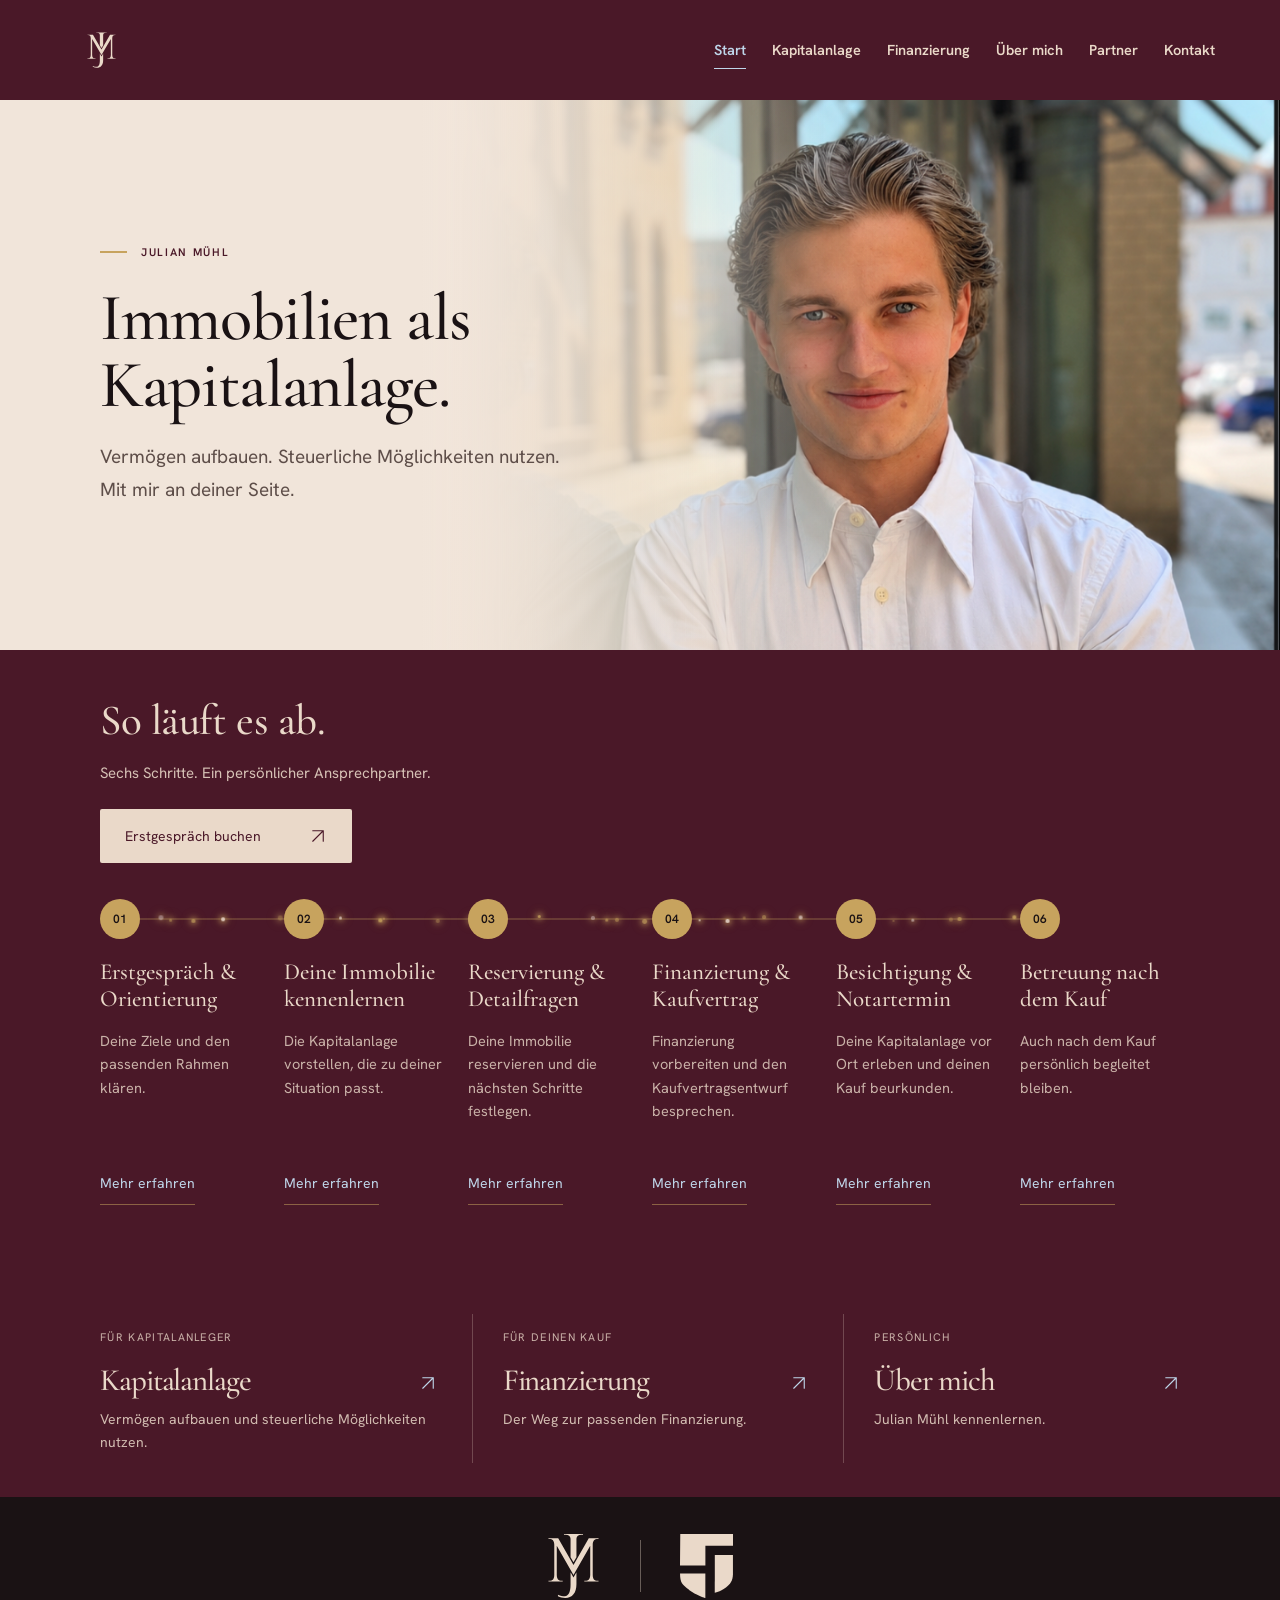
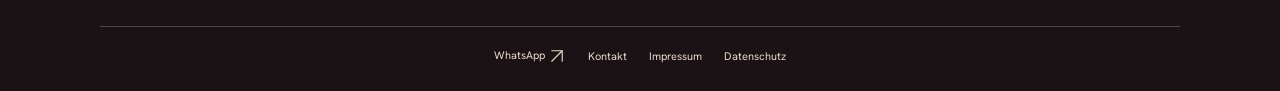
<file: index.html>
<!doctype html><html lang="de"><head><meta charset="utf-8"><meta name="viewport" content="width=device-width,initial-scale=1"><meta name="theme-color" content="#EAD9C9"><title>Julian Mühl · Immobilieninvestor &amp; Unternehmer</title><meta name="description" content="Julian Mühl – Immobilieninvestor und Unternehmer. Ich begleite dich zu deiner Kapitalanlage-Immobilie: von der Auswahl bis nach dem Notartermin."><link rel="canonical" href="https://julianmuehl.de/"><meta property="og:title" content="Julian Mühl · Immobilieninvestor &amp; Unternehmer"><meta property="og:description" content="Julian Mühl – Immobilieninvestor und Unternehmer. Ich begleite dich zu deiner Kapitalanlage-Immobilie: von der Auswahl bis nach dem Notartermin."><meta property="og:url" content="https://julianmuehl.de/"><meta property="og:type" content="website"><meta property="og:locale" content="de_DE"><meta property="og:site_name" content="Julian Mühl"><meta property="og:image" content="https://julianmuehl.de/assets/og-julian.jpg"><meta property="og:image:width" content="1200"><meta property="og:image:height" content="630"><meta property="og:image:alt" content="Julian Mühl – Name und Porträt auf Cashmere-Hintergrund"><meta name="twitter:card" content="summary_large_image"><link rel="icon" href="/favicon.png" type="image/png" sizes="96x96"><link rel="icon" href="/assets/icons/favicon-dark-96.png" type="image/png" sizes="96x96" media="(prefers-color-scheme: dark)"><link rel="icon" href="/favicon.svg" type="image/svg+xml" sizes="any"><link rel="apple-touch-icon" href="/assets/icons/apple-touch-icon.png" sizes="180x180"><link rel="stylesheet" href="/styles.css?v=9n"><script src="/script.js?v=9n" defer></script></head><body class="home-page"><a class="skip" href="#inhalt">Zum Inhalt</a><header class="header wrap"><a class="brand" href="/" aria-label="Julian Mühl – Start"><span class="header-emblem" aria-hidden="true"><img src="/assets/jm-light.svg" width="47" height="59" alt=""><i class="brand-glint"></i></span></a><nav aria-label="Hauptnavigation"><button class="menu-toggle" aria-label="Menü öffnen" aria-expanded="false" aria-controls="menu"><span class="menu-lines" aria-hidden="true"><i></i><i></i></span></button><div id="menu" class="menu"><a href="/" class="nav-link active" aria-current="page">Start</a><a href="/kapitalanlage/" class="nav-link">Kapitalanlage</a><a href="/finanzierung/" class="nav-link">Finanzierung</a><a href="/ueber-mich/" class="nav-link">Über mich</a><a href="/partner/" class="nav-link">Partner</a><a href="/kontakt/" class="nav-link">Kontakt</a></div></nav></header><main id="inhalt"><section class="hero wrap" id="start" aria-labelledby="hero-title"><div class="hero-copy"><p class="eyebrow"><i></i>Julian Mühl</p><h1 id="hero-title"><span class="hero-word" style="--word:0">Immobilien</span> <span class="hero-word" style="--word:1">als</span><br><span class="hero-word" style="--word:2">Kapitalanlage.</span></h1><p class="hero-services">Vermögen aufbauen. Steuerliche Möglichkeiten nutzen.<br class="hero-break"> Mit mir an deiner Seite.</p></div><div class="hero-visual"><div class="photo-frame"><img src="/assets/portrait.png" width="915" height="706" fetchpriority="high" alt="Julian Mühl im weißen Hemd"></div><div class="photo-caption"><span>DEIN PERSÖNLICHER ANSPRECHPARTNER</span><span>01 — JM</span></div></div></section><section class="process" id="ablauf" aria-labelledby="ablauf-title"><div class="wrap section"><div class="process-heading"><p class="eyebrow"><i></i>Dein Immobilienkauf</p><h2 id="ablauf-title">So läuft es ab.</h2><p class="process-hint">Sechs Schritte. Ein persönlicher Ansprechpartner.</p></div><div class="wrap home-booking"><a class="button" href="https://fidano-immo.de/termin-buchen/?fidano_tl=69086330f6a2f5e029c725085e0718de" target="_blank" rel="noopener noreferrer">Erstgespräch buchen <span aria-hidden="true"><svg class="ui-icon" viewBox="0 0 24 24" width="18" height="18" fill="none" stroke="currentColor" stroke-width="1.5" stroke-linecap="round" stroke-linejoin="round" aria-hidden="true" focusable="false"><path d="M5 19 19 5M5 5h14v14"/></svg></span></a></div><div class="journey-frame"><ol class="steps timeline"><li style="--step:0"><span class="timeline-number" aria-hidden="true"><svg viewBox="0 0 40 40" width="40" height="40" focusable="false"><circle cx="20" cy="20" r="20" fill="currentColor"/><text x="20" y="20" dy=".35em" text-anchor="middle">01</text></svg></span><h3>Erstgespräch & Orientierung</h3><p>Deine Ziele und den passenden Rahmen klären.</p><details class="step-detail" name="immobilienablauf"><summary>Schritt ansehen <i aria-hidden="true"><svg class="ui-icon" viewBox="0 0 24 24" width="18" height="18" fill="none" stroke="currentColor" stroke-width="1.5" stroke-linecap="round" stroke-linejoin="round" aria-hidden="true" focusable="false"><path d="M5 19 19 5M5 5h14v14"/></svg></i></summary><div><p>Wir ordnen deine Ziele und deinen finanziellen Rahmen ein. Du bekommst einen verständlichen Überblick darüber, wie ein Immobilieninvestment aufgebaut ist und wie Mieteinnahmen, Finanzierung und mögliche Steuervorteile zusammenspielen.</p><p class="step-learning">Du nimmst mit, wie sich deine persönliche Situation in eine Investitionsstrategie übersetzen lässt.</p></div></details></li><li style="--step:1"><span class="timeline-number" aria-hidden="true"><svg viewBox="0 0 40 40" width="40" height="40" focusable="false"><circle cx="20" cy="20" r="20" fill="currentColor"/><text x="20" y="20" dy=".35em" text-anchor="middle">02</text></svg></span><h3>Deine Immobilie kennen&shy;lernen</h3><p>Die Kapitalanlage vorstellen, die zu deiner Situation passt.</p><details class="step-detail" name="immobilienablauf"><summary>Schritt ansehen <i aria-hidden="true"><svg class="ui-icon" viewBox="0 0 24 24" width="18" height="18" fill="none" stroke="currentColor" stroke-width="1.5" stroke-linecap="round" stroke-linejoin="round" aria-hidden="true" focusable="false"><path d="M5 19 19 5M5 5h14v14"/></svg></i></summary><div><p>Ich stelle dir die Immobilie vor, die zu deinen Zielen und deiner finanziellen Situation passt. Gemeinsam schauen wir auf Standort, Mietverhältnis, Unterlagen und Zahlen. Vor unserem zweiten Termin berechne ich die Immobilie ausführlich für dich. Anschließend teile ich das Objekt und deine persönliche Investmentanalyse mit dir. So kannst du die Zahlen und die besprochenen Zusammenhänge in Ruhe nachvollziehen.</p><p class="step-learning">Du lernst, warum diese Immobilie zu dir passt und wie ihre Zahlen, Finanzierung und möglichen steuerlichen Effekte zusammenwirken.</p></div></details></li><li style="--step:2"><span class="timeline-number" aria-hidden="true"><svg viewBox="0 0 40 40" width="40" height="40" focusable="false"><circle cx="20" cy="20" r="20" fill="currentColor"/><text x="20" y="20" dy=".35em" text-anchor="middle">03</text></svg></span><h3>Reservierung & Detailfragen</h3><p>Deine Immobilie reservieren und die nächsten Schritte festlegen.</p><details class="step-detail" name="immobilienablauf"><summary>Schritt ansehen <i aria-hidden="true"><svg class="ui-icon" viewBox="0 0 24 24" width="18" height="18" fill="none" stroke="currentColor" stroke-width="1.5" stroke-linecap="round" stroke-linejoin="round" aria-hidden="true" focusable="false"><path d="M5 19 19 5M5 5h14v14"/></svg></i></summary><div><p>Du hast deine zukünftige Kapitalanlage kennengelernt und konntest die Immobilie und ihre Zahlen noch einmal auf dich wirken lassen. Jetzt reservieren wir deine ausgewählte Immobilie gemeinsam für dich, beantworten deine Detailfragen und legen die nächsten Schritte für deinen Kauf fest.</p><p class="step-learning">Du gehst mit deiner reservierten Kapitalanlage, klaren Antworten und einem konkreten Plan in die Kaufvorbereitung.</p></div></details></li><li style="--step:3"><span class="timeline-number" aria-hidden="true"><svg viewBox="0 0 40 40" width="40" height="40" focusable="false"><circle cx="20" cy="20" r="20" fill="currentColor"/><text x="20" y="20" dy=".35em" text-anchor="middle">04</text></svg></span><h3>Finanzierung & Kaufvertrag</h3><p>Finanzierung vorbereiten und den Kaufvertragsentwurf besprechen.</p><details class="step-detail" name="immobilienablauf"><summary>Schritt ansehen <i aria-hidden="true"><svg class="ui-icon" viewBox="0 0 24 24" width="18" height="18" fill="none" stroke="currentColor" stroke-width="1.5" stroke-linecap="round" stroke-linejoin="round" aria-hidden="true" focusable="false"><path d="M5 19 19 5M5 5h14v14"/></svg></i></summary><div><p>Wir vergleichen die Finanzierungsmöglichkeiten und besprechen den Kaufvertragsentwurf. Ich zeige dir, wie Mieteinnahmen, Finanzierung und dein eigener Beitrag zusammenspielen. Gemeinsam schaffen wir eine klare Grundlage für deinen Kauf.</p><p class="step-learning">Du verstehst, wie Objekt, Finanzierung und Vertragsunterlagen zusammengehören.</p></div></details></li><li style="--step:4"><span class="timeline-number" aria-hidden="true"><svg viewBox="0 0 40 40" width="40" height="40" focusable="false"><circle cx="20" cy="20" r="20" fill="currentColor"/><text x="20" y="20" dy=".35em" text-anchor="middle">05</text></svg></span><h3>Besichtigung & Notartermin</h3><p>Deine Kapitalanlage vor Ort erleben und deinen Kauf beurkunden.</p><details class="step-detail" name="immobilienablauf"><summary>Schritt ansehen <i aria-hidden="true"><svg class="ui-icon" viewBox="0 0 24 24" width="18" height="18" fill="none" stroke="currentColor" stroke-width="1.5" stroke-linecap="round" stroke-linejoin="round" aria-hidden="true" focusable="false"><path d="M5 19 19 5M5 5h14v14"/></svg></i></summary><div><p>Du lernst deine zukünftige Kapitalanlage vor Ort kennen und erlebst die Räume und das Umfeld persönlich. Anschließend beurkunden wir deinen Kauf beim gemeinsamen Notartermin – ein besonderer Schritt auf deinem Weg zur eigenen Kapitalanlage. Ich bin an diesem Tag an deiner Seite und begleite dich durch den Termin.</p><p class="step-learning">Du erlebst deine zukünftige Kapitalanlage vor Ort und weißt, wie die Beurkundung und die weiteren Schritte zum Eigentum ablaufen.</p></div></details></li><li style="--step:5"><span class="timeline-number" aria-hidden="true"><svg viewBox="0 0 40 40" width="40" height="40" focusable="false"><circle cx="20" cy="20" r="20" fill="currentColor"/><text x="20" y="20" dy=".35em" text-anchor="middle">06</text></svg></span><h3>Betreuung nach dem Kauf</h3><p>Auch nach dem Kauf persönlich begleitet bleiben.</p><details class="step-detail" name="immobilienablauf"><summary>Schritt ansehen <i aria-hidden="true"><svg class="ui-icon" viewBox="0 0 24 24" width="18" height="18" fill="none" stroke="currentColor" stroke-width="1.5" stroke-linecap="round" stroke-linejoin="round" aria-hidden="true" focusable="false"><path d="M5 19 19 5M5 5h14v14"/></svg></i></summary><div><p>Nach dem Kauf bleibe ich dein Ansprechpartner. Ich unterstütze dich bei den nächsten Schritten rund um das Restnutzungsdauergutachten, die Sondereigentumsverwaltung und den Antrag auf Lohnsteuerermäßigung. So bringen wir auch die organisatorischen Themen deiner Kapitalanlage gemeinsam auf den Weg.</p><p class="step-learning">Du lernst, wie deine Kapitalanlage nach dem Kauf im Alltag betreut wird.</p></div></details></li></ol></div></div></section><section class="home-routes" aria-label="Entdecke die Website"><div class="wrap"><a href="/kapitalanlage/"><span>Für Kapitalanleger</span><h2>Kapitalanlage <b aria-hidden="true"><svg class="ui-icon" viewBox="0 0 24 24" width="18" height="18" fill="none" stroke="currentColor" stroke-width="1.5" stroke-linecap="round" stroke-linejoin="round" aria-hidden="true" focusable="false"><path d="M5 19 19 5M5 5h14v14"/></svg></b></h2><p>Vermögen aufbauen und steuerliche Möglichkeiten nutzen.</p></a><a href="/finanzierung/"><span>Für deinen Kauf</span><h2>Finanzierung <b aria-hidden="true"><svg class="ui-icon" viewBox="0 0 24 24" width="18" height="18" fill="none" stroke="currentColor" stroke-width="1.5" stroke-linecap="round" stroke-linejoin="round" aria-hidden="true" focusable="false"><path d="M5 19 19 5M5 5h14v14"/></svg></b></h2><p>Der Weg zur passenden Finanzierung.</p></a><a href="/ueber-mich/"><span>Persönlich</span><h2>Über mich <b aria-hidden="true"><svg class="ui-icon" viewBox="0 0 24 24" width="18" height="18" fill="none" stroke="currentColor" stroke-width="1.5" stroke-linecap="round" stroke-linejoin="round" aria-hidden="true" focusable="false"><path d="M5 19 19 5M5 5h14v14"/></svg></b></h2><p>Julian Mühl kennenlernen.</p></a></div></section></main><footer class="footer wrap footer-symbol-pair"><div class="footer-brands"><a class="brand" href="/" aria-label="Julian Mühl – Start"><img src="/assets/jm-footer.svg" width="50" height="64" alt="JM"></a><a class="footer-fidano" href="https://fidano-immo.de/" target="_blank" rel="noopener noreferrer" aria-label="Fidano-Website öffnen"><img src="/assets/fidano-symbol.svg" width="54" height="64" alt="Fidano"></a></div><div class="footer-links"><a href="https://wa.me/4917636362439?text=Hallo%20Julian%2C%20ich%20habe%20deine%20Seite%20gesehen%20und%20bin%20interessiert.%20Wann%20hast%20du%20kurz%20Zeit%20f%C3%BCr%20ein%20Gespr%C3%A4ch%3F" target="_blank" rel="noopener noreferrer">WhatsApp <svg class="ui-icon" viewBox="0 0 24 24" width="18" height="18" fill="none" stroke="currentColor" stroke-width="1.5" stroke-linecap="round" stroke-linejoin="round" aria-hidden="true" focusable="false"><path d="M5 19 19 5M5 5h14v14"/></svg></a><a href="/kontakt/">Kontakt</a><a href="/impressum/">Impressum</a><a href="/datenschutz/">Datenschutz</a></div></footer></body></html>
</file>
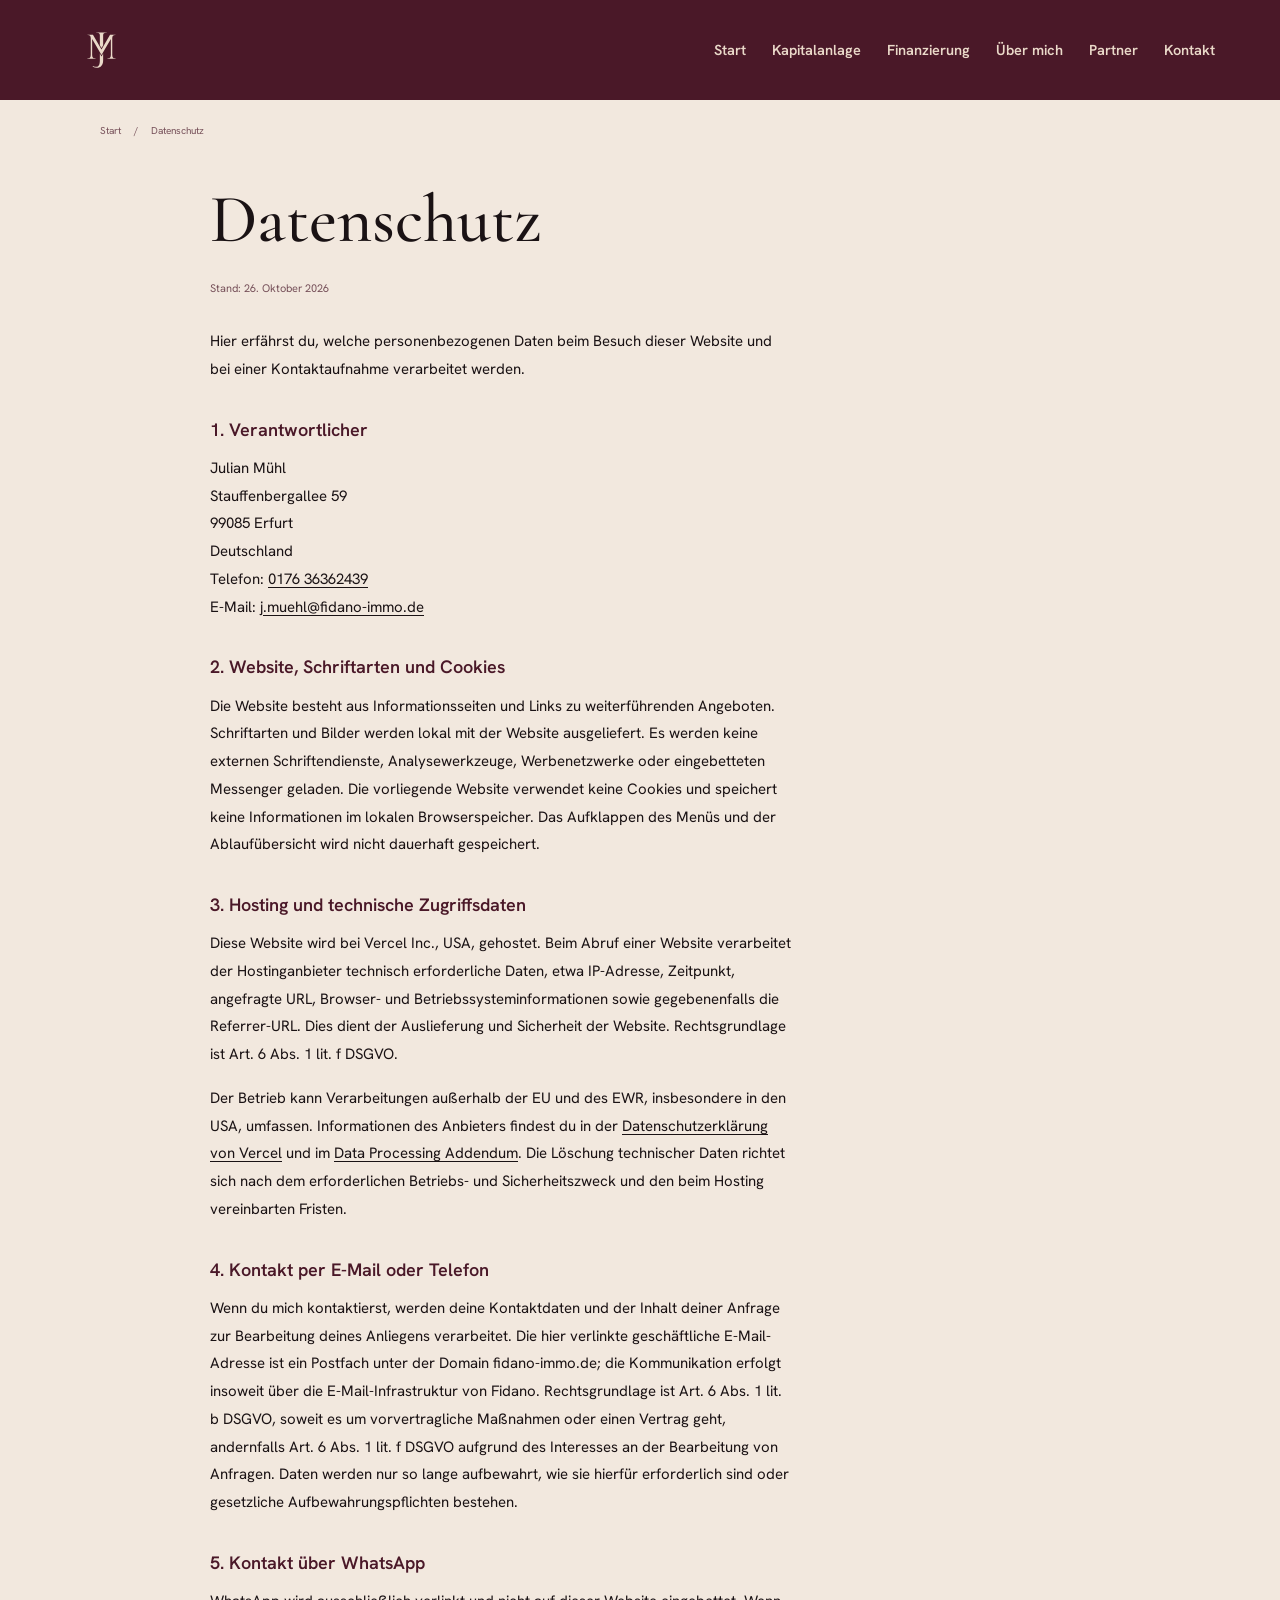
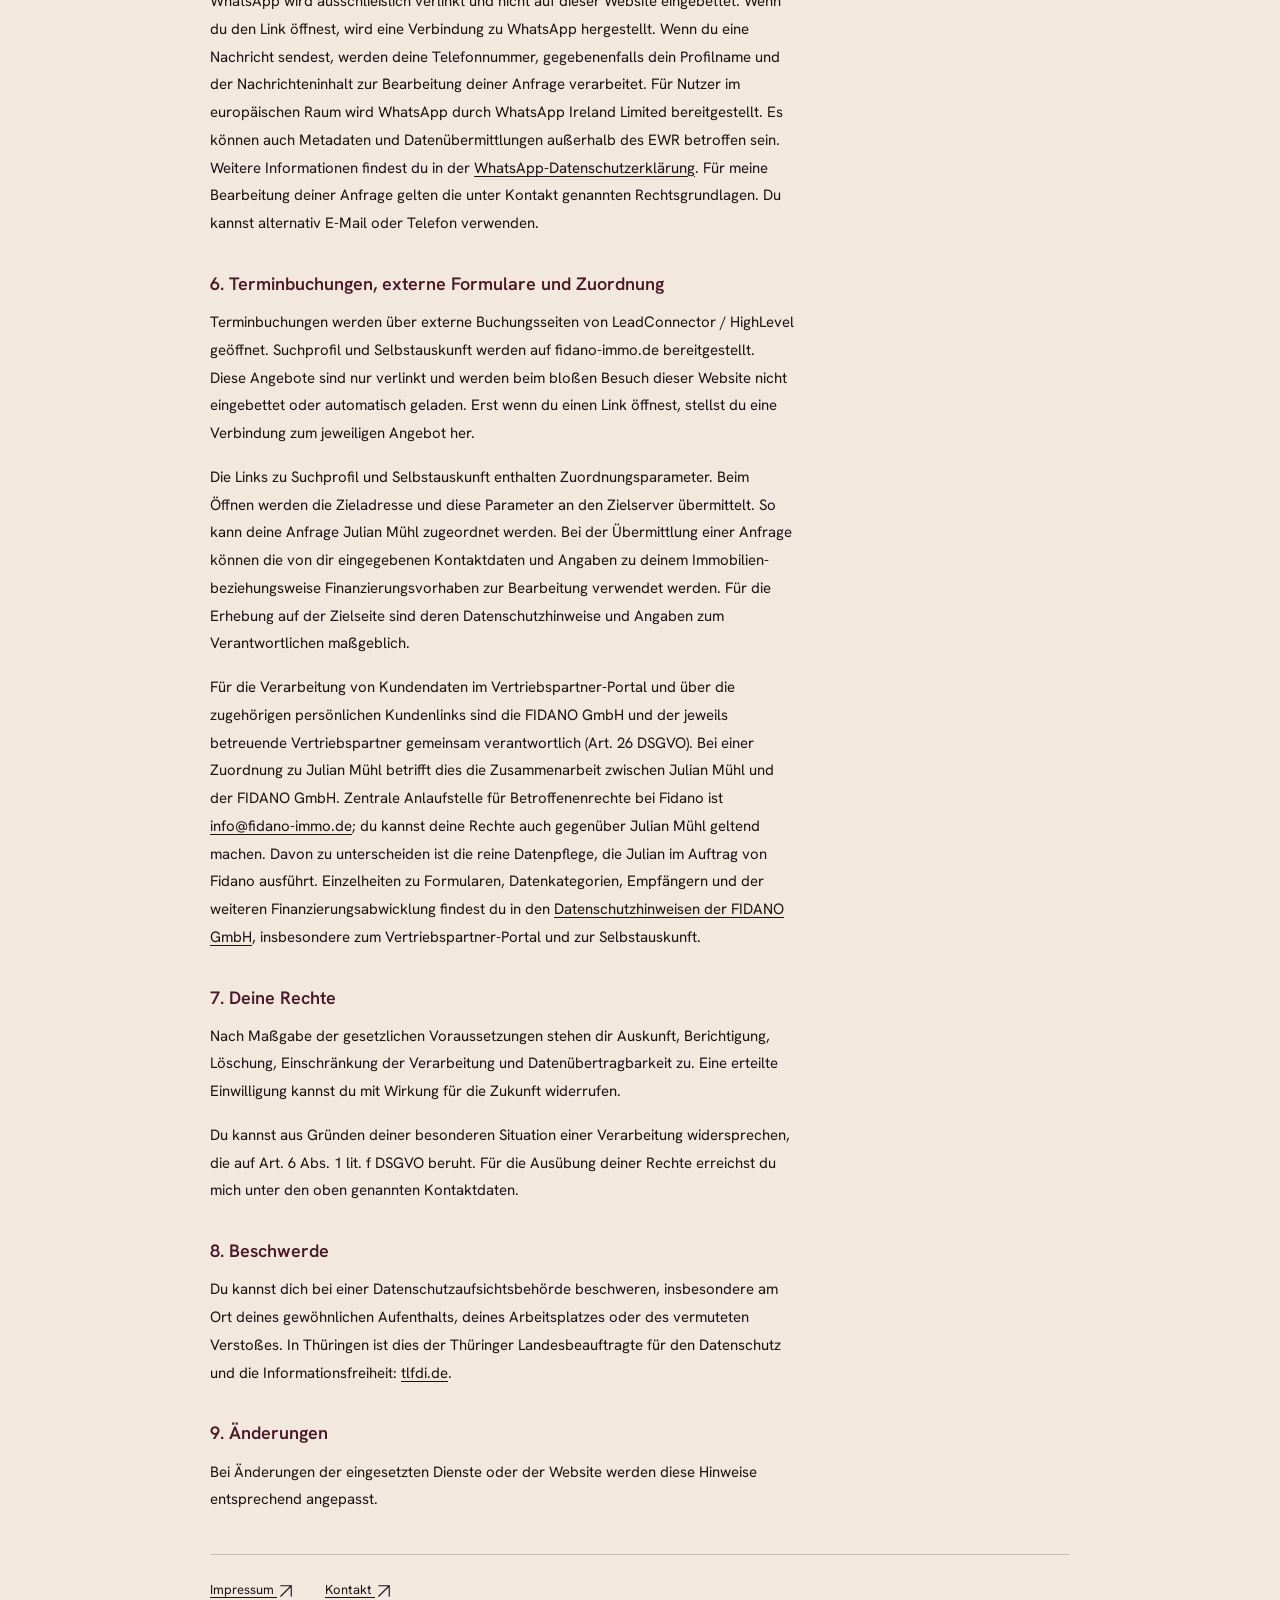
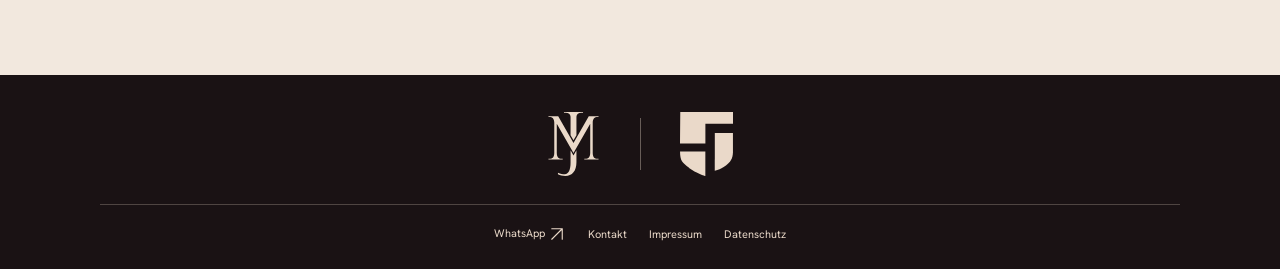
<file: datenschutz/index.html>
<!doctype html><html lang="de"><head><meta charset="utf-8"><meta name="viewport" content="width=device-width,initial-scale=1"><meta name="theme-color" content="#EAD9C9"><title>Datenschutz · Julian Mühl</title><meta name="description" content="Erfahre, wie deine personenbezogenen Daten auf julianmuehl.de verarbeitet werden, welche Dienste eingebunden sind und welche Rechte du hast."><link rel="canonical" href="https://julianmuehl.de/datenschutz/"><meta property="og:title" content="Datenschutz · Julian Mühl"><meta property="og:description" content="Erfahre, wie deine personenbezogenen Daten auf julianmuehl.de verarbeitet werden, welche Dienste eingebunden sind und welche Rechte du hast."><meta property="og:url" content="https://julianmuehl.de/datenschutz/"><meta property="og:type" content="website"><meta property="og:locale" content="de_DE"><meta property="og:site_name" content="Julian Mühl"><meta property="og:image" content="https://julianmuehl.de/assets/og-julian.jpg"><meta property="og:image:width" content="1200"><meta property="og:image:height" content="630"><meta property="og:image:alt" content="Julian Mühl – Name und Porträt auf Cashmere-Hintergrund"><meta name="twitter:card" content="summary_large_image"><link rel="icon" href="/favicon.png" type="image/png" sizes="96x96"><link rel="icon" href="/assets/icons/favicon-dark-96.png" type="image/png" sizes="96x96" media="(prefers-color-scheme: dark)"><link rel="icon" href="/favicon.svg" type="image/svg+xml" sizes="any"><link rel="apple-touch-icon" href="/assets/icons/apple-touch-icon.png" sizes="180x180"><link rel="stylesheet" href="/styles.css?v=9n"><script src="/script.js?v=9n" defer></script></head><body class="inner-page legal-page"><a class="skip" href="#inhalt">Zum Inhalt</a><header class="header wrap"><a class="brand" href="/" aria-label="Julian Mühl – Start"><span class="header-emblem" aria-hidden="true"><img src="/assets/jm-light.svg" width="47" height="59" alt=""><i class="brand-glint"></i></span></a><nav aria-label="Hauptnavigation"><button class="menu-toggle" aria-label="Menü öffnen" aria-expanded="false" aria-controls="menu"><span class="menu-lines" aria-hidden="true"><i></i><i></i></span></button><div id="menu" class="menu"><a href="/" class="nav-link">Start</a><a href="/kapitalanlage/" class="nav-link">Kapitalanlage</a><a href="/finanzierung/" class="nav-link">Finanzierung</a><a href="/ueber-mich/" class="nav-link">Über mich</a><a href="/partner/" class="nav-link">Partner</a><a href="/kontakt/" class="nav-link">Kontakt</a></div></nav></header><main id="inhalt"><nav class="breadcrumbs wrap" aria-label="Brotkrumennavigation"><a href="/">Start</a><span aria-hidden="true">/</span><span aria-current="page">Datenschutz</span></nav><section class="legal-content wrap"><h1>Datenschutz</h1><p class="legal-date">Stand: 26. Oktober 2026</p><p>Hier erfährst du, welche personenbezogenen Daten beim Besuch dieser Website und bei einer Kontaktaufnahme verarbeitet werden.</p><h2>1. Verantwortlicher</h2><address>Julian Mühl<br>Stauffenbergallee 59<br>99085 Erfurt<br>Deutschland<br>Telefon: <a href="tel:+4917636362439">0176 36362439</a><br>E-Mail: <a href="mailto:j.muehl@fidano-immo.de">j.muehl@fidano-immo.de</a></address><h2>2. Website, Schriftarten und Cookies</h2><p>Die Website besteht aus Informationsseiten und Links zu weiterführenden Angeboten. Schriftarten und Bilder werden lokal mit der Website ausgeliefert. Es werden keine externen Schriftendienste, Analysewerkzeuge, Werbenetzwerke oder eingebetteten Messenger geladen. Die vorliegende Website verwendet keine Cookies und speichert keine Informationen im lokalen Browserspeicher. Das Aufklappen des Menüs und der Ablaufübersicht wird nicht dauerhaft gespeichert.</p><h2>3. Hosting und technische Zugriffsdaten</h2><p>Diese Website wird bei Vercel Inc., USA, gehostet. Beim Abruf einer Website verarbeitet der Hostinganbieter technisch erforderliche Daten, etwa IP-Adresse, Zeitpunkt, angefragte URL, Browser- und Betriebssysteminformationen sowie gegebenenfalls die Referrer-URL. Dies dient der Auslieferung und Sicherheit der Website. Rechtsgrundlage ist Art. 6 Abs. 1 lit. f DSGVO.</p><p>Der Betrieb kann Verarbeitungen außerhalb der EU und des EWR, insbesondere in den USA, umfassen. Informationen des Anbieters findest du in der <a href="https://vercel.com/legal/privacy-notice" target="_blank" rel="noopener noreferrer">Datenschutzerklärung von Vercel</a> und im <a href="https://vercel.com/legal/dpa" target="_blank" rel="noopener noreferrer">Data Processing Addendum</a>. Die Löschung technischer Daten richtet sich nach dem erforderlichen Betriebs- und Sicherheitszweck und den beim Hosting vereinbarten Fristen.</p><h2>4. Kontakt per E-Mail oder Telefon</h2><p>Wenn du mich kontaktierst, werden deine Kontaktdaten und der Inhalt deiner Anfrage zur Bearbeitung deines Anliegens verarbeitet. Die hier verlinkte geschäftliche E-Mail-Adresse ist ein Postfach unter der Domain fidano-immo.de; die Kommunikation erfolgt insoweit über die E-Mail-Infrastruktur von Fidano. Rechtsgrundlage ist Art. 6 Abs. 1 lit. b DSGVO, soweit es um vorvertragliche Maßnahmen oder einen Vertrag geht, andernfalls Art. 6 Abs. 1 lit. f DSGVO aufgrund des Interesses an der Bearbeitung von Anfragen. Daten werden nur so lange aufbewahrt, wie sie hierfür erforderlich sind oder gesetzliche Aufbewahrungspflichten bestehen.</p><h2>5. Kontakt über WhatsApp</h2><p>WhatsApp wird ausschließlich verlinkt und nicht auf dieser Website eingebettet. Wenn du den Link öffnest, wird eine Verbindung zu WhatsApp hergestellt. Wenn du eine Nachricht sendest, werden deine Telefonnummer, gegebenenfalls dein Profilname und der Nachrichteninhalt zur Bearbeitung deiner Anfrage verarbeitet. Für Nutzer im europäischen Raum wird WhatsApp durch WhatsApp Ireland Limited bereitgestellt. Es können auch Metadaten und Datenübermittlungen außerhalb des EWR betroffen sein. Weitere Informationen findest du in der <a href="https://www.whatsapp.com/legal/privacy-policy-eea" target="_blank" rel="noopener noreferrer">WhatsApp-Datenschutzerklärung</a>. Für meine Bearbeitung deiner Anfrage gelten die unter Kontakt genannten Rechtsgrundlagen. Du kannst alternativ E-Mail oder Telefon verwenden.</p><h2>6. Terminbuchungen, externe Formulare und Zuordnung</h2><p>Terminbuchungen werden über externe Buchungsseiten von LeadConnector / HighLevel geöffnet. Suchprofil und Selbstauskunft werden auf fidano-immo.de bereitgestellt. Diese Angebote sind nur verlinkt und werden beim bloßen Besuch dieser Website nicht eingebettet oder automatisch geladen. Erst wenn du einen Link öffnest, stellst du eine Verbindung zum jeweiligen Angebot her.</p><p>Die Links zu Suchprofil und Selbstauskunft enthalten Zuordnungsparameter. Beim Öffnen werden die Zieladresse und diese Parameter an den Zielserver übermittelt. So kann deine Anfrage Julian Mühl zugeordnet werden. Bei der Übermittlung einer Anfrage können die von dir eingegebenen Kontaktdaten und Angaben zu deinem Immobilien- beziehungsweise Finanzierungsvorhaben zur Bearbeitung verwendet werden. Für die Erhebung auf der Zielseite sind deren Datenschutzhinweise und Angaben zum Verantwortlichen maßgeblich.</p><p>Für die Verarbeitung von Kundendaten im Vertriebspartner-Portal und über die zugehörigen persönlichen Kundenlinks sind die FIDANO GmbH und der jeweils betreuende Vertriebspartner gemeinsam verantwortlich (Art. 26 DSGVO). Bei einer Zuordnung zu Julian Mühl betrifft dies die Zusammenarbeit zwischen Julian Mühl und der FIDANO GmbH. Zentrale Anlaufstelle für Betroffenenrechte bei Fidano ist <a href="mailto:info@fidano-immo.de">info@fidano-immo.de</a>; du kannst deine Rechte auch gegenüber Julian Mühl geltend machen. Davon zu unterscheiden ist die reine Datenpflege, die Julian im Auftrag von Fidano ausführt. Einzelheiten zu Formularen, Datenkategorien, Empfängern und der weiteren Finanzierungsabwicklung findest du in den <a href="https://fidano-immo.de/datenschutz/" target="_blank" rel="noopener noreferrer">Datenschutzhinweisen der FIDANO GmbH</a>, insbesondere zum Vertriebspartner-Portal und zur Selbstauskunft.</p><h2>7. Deine Rechte</h2><p>Nach Maßgabe der gesetzlichen Voraussetzungen stehen dir Auskunft, Berichtigung, Löschung, Einschränkung der Verarbeitung und Datenübertragbarkeit zu. Eine erteilte Einwilligung kannst du mit Wirkung für die Zukunft widerrufen.</p><p>Du kannst aus Gründen deiner besonderen Situation einer Verarbeitung widersprechen, die auf Art. 6 Abs. 1 lit. f DSGVO beruht. Für die Ausübung deiner Rechte erreichst du mich unter den oben genannten Kontaktdaten.</p><h2>8. Beschwerde</h2><p>Du kannst dich bei einer Datenschutzaufsichtsbehörde beschweren, insbesondere am Ort deines gewöhnlichen Aufenthalts, deines Arbeitsplatzes oder des vermuteten Verstoßes. In Thüringen ist dies der Thüringer Landesbeauftragte für den Datenschutz und die Informationsfreiheit: <a href="https://www.tlfdi.de/" target="_blank" rel="noopener noreferrer">tlfdi.de</a>.</p><h2>9. Änderungen</h2><p>Bei Änderungen der eingesetzten Dienste oder der Website werden diese Hinweise entsprechend angepasst.</p><div class="legal-bottom"><a href="/impressum/">Impressum <svg class="ui-icon" viewBox="0 0 24 24" width="18" height="18" fill="none" stroke="currentColor" stroke-width="1.5" stroke-linecap="round" stroke-linejoin="round" aria-hidden="true" focusable="false"><path d="M5 19 19 5M5 5h14v14"/></svg></a><a href="/kontakt/">Kontakt <svg class="ui-icon" viewBox="0 0 24 24" width="18" height="18" fill="none" stroke="currentColor" stroke-width="1.5" stroke-linecap="round" stroke-linejoin="round" aria-hidden="true" focusable="false"><path d="M5 19 19 5M5 5h14v14"/></svg></a></div></section></main><footer class="footer wrap footer-symbol-pair"><div class="footer-brands"><a class="brand" href="/" aria-label="Julian Mühl – Start"><img src="/assets/jm-footer.svg" width="50" height="64" alt="JM"></a><a class="footer-fidano" href="https://fidano-immo.de/" target="_blank" rel="noopener noreferrer" aria-label="Fidano-Website öffnen"><img src="/assets/fidano-symbol.svg" width="54" height="64" alt="Fidano"></a></div><div class="footer-links"><a href="https://wa.me/4917636362439?text=Hallo%20Julian%2C%20ich%20habe%20deine%20Seite%20gesehen%20und%20bin%20interessiert.%20Wann%20hast%20du%20kurz%20Zeit%20f%C3%BCr%20ein%20Gespr%C3%A4ch%3F" target="_blank" rel="noopener noreferrer">WhatsApp <svg class="ui-icon" viewBox="0 0 24 24" width="18" height="18" fill="none" stroke="currentColor" stroke-width="1.5" stroke-linecap="round" stroke-linejoin="round" aria-hidden="true" focusable="false"><path d="M5 19 19 5M5 5h14v14"/></svg></a><a href="/kontakt/">Kontakt</a><a href="/impressum/">Impressum</a><a href="/datenschutz/">Datenschutz</a></div></footer></body></html>
</file>
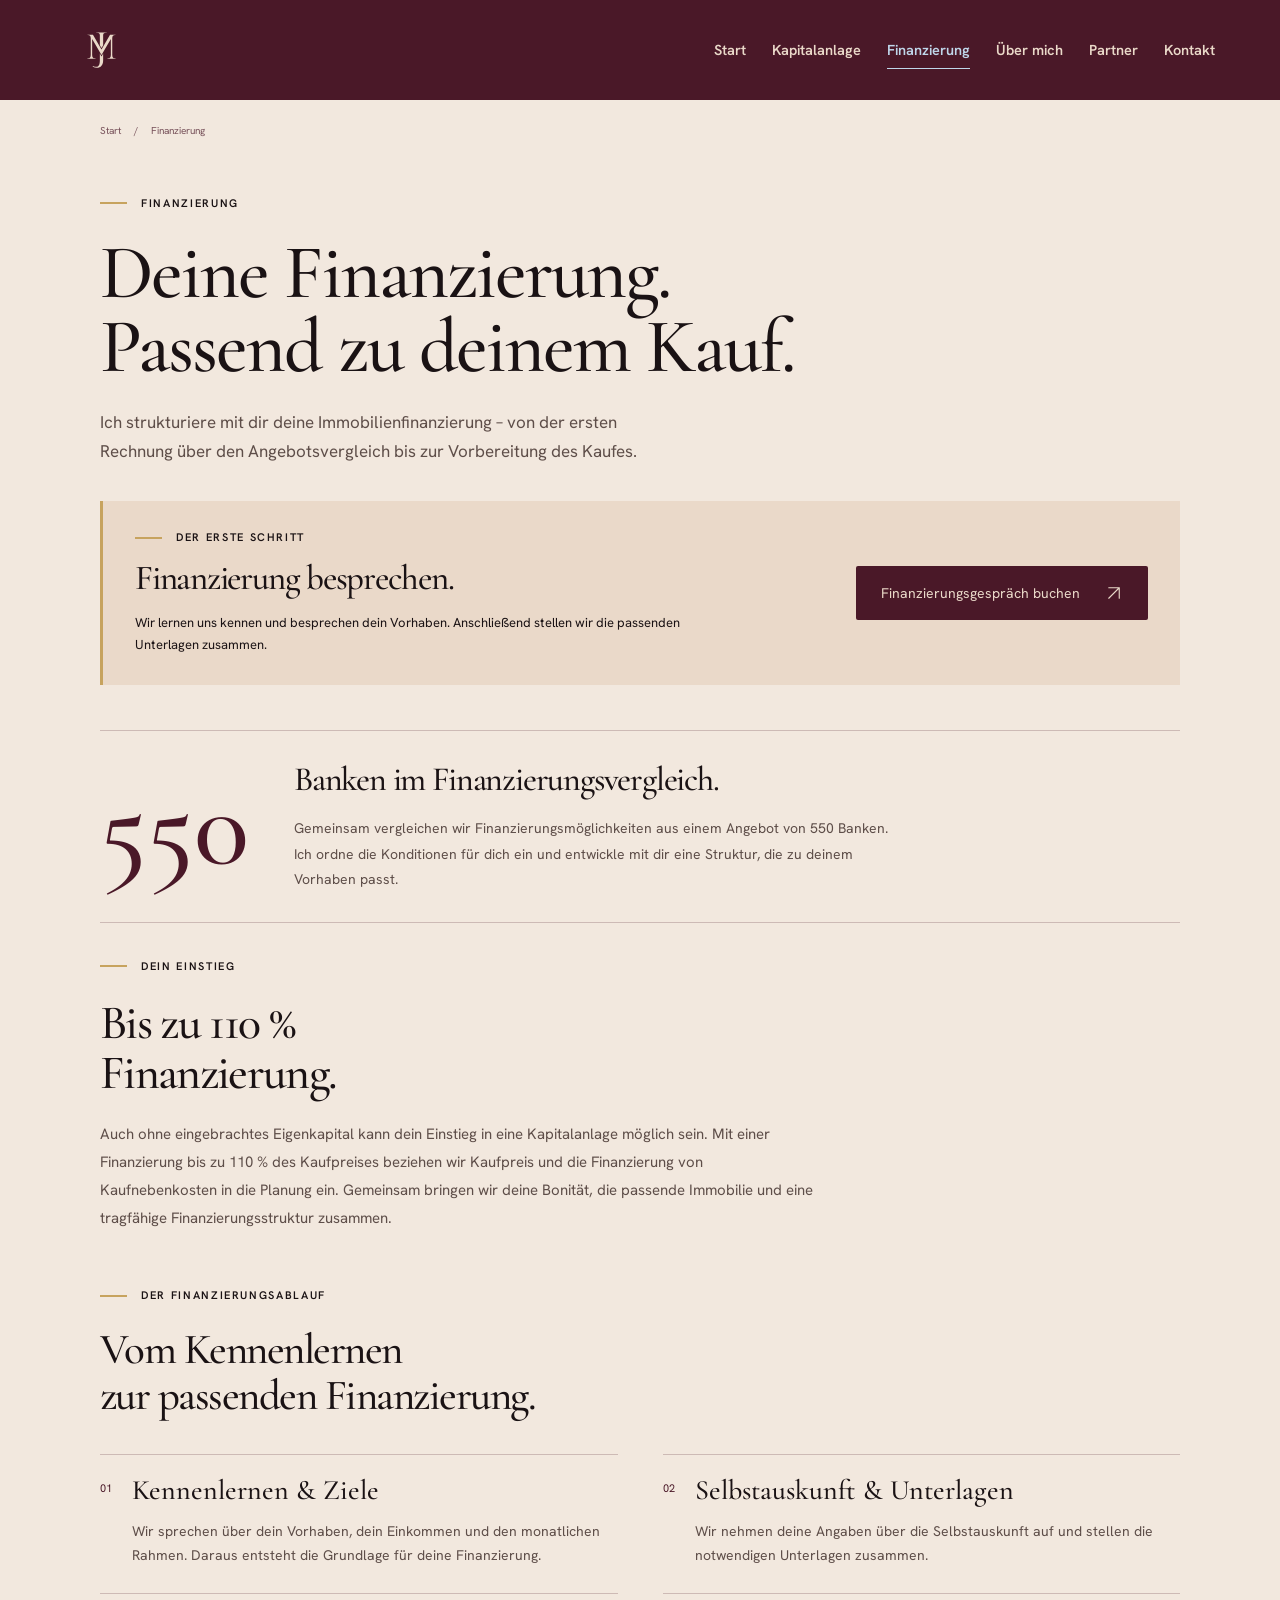
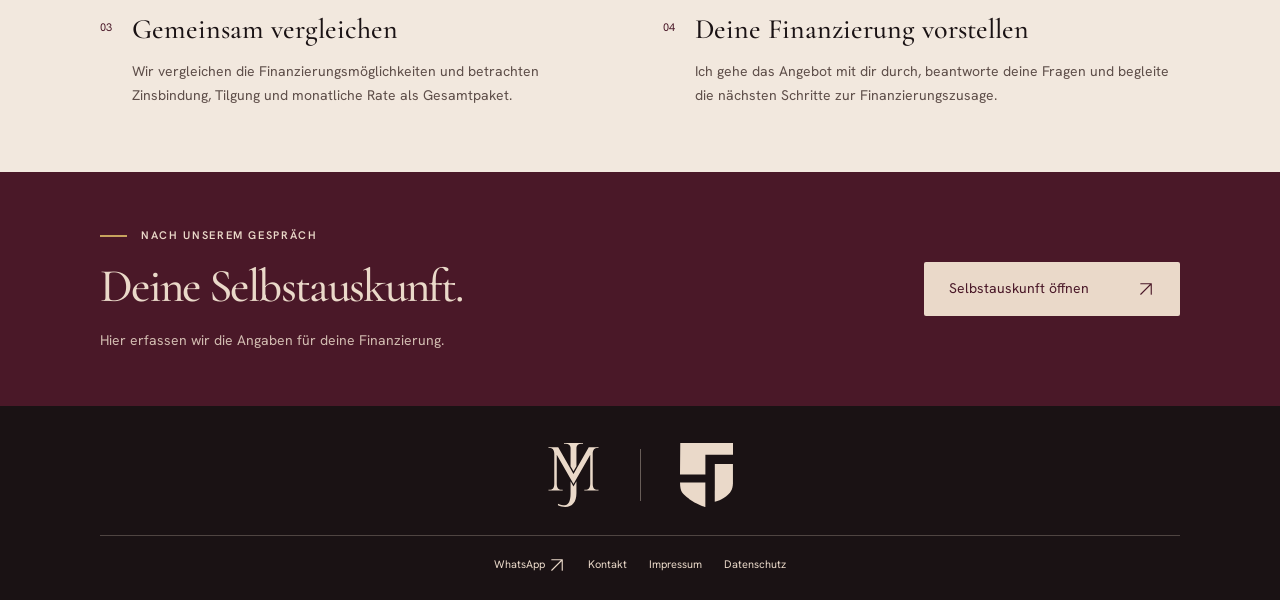
<file: finanzierung/index.html>
<!doctype html><html lang="de"><head><meta charset="utf-8"><meta name="viewport" content="width=device-width,initial-scale=1"><meta name="theme-color" content="#EAD9C9"><title>Finanzierung · Julian Mühl</title><meta name="description" content="Finde die passende Finanzierung für deine Immobilie. Gemeinsam klären wir deinen finanziellen Rahmen und begleiten die nächsten Schritte."><link rel="canonical" href="https://julianmuehl.de/finanzierung/"><meta property="og:title" content="Finanzierung · Julian Mühl"><meta property="og:description" content="Finde die passende Finanzierung für deine Immobilie. Gemeinsam klären wir deinen finanziellen Rahmen und begleiten die nächsten Schritte."><meta property="og:url" content="https://julianmuehl.de/finanzierung/"><meta property="og:type" content="website"><meta property="og:locale" content="de_DE"><meta property="og:site_name" content="Julian Mühl"><meta property="og:image" content="https://julianmuehl.de/assets/og-julian.jpg"><meta property="og:image:width" content="1200"><meta property="og:image:height" content="630"><meta property="og:image:alt" content="Julian Mühl – Name und Porträt auf Cashmere-Hintergrund"><meta name="twitter:card" content="summary_large_image"><link rel="icon" href="/favicon.png" type="image/png" sizes="96x96"><link rel="icon" href="/assets/icons/favicon-dark-96.png" type="image/png" sizes="96x96" media="(prefers-color-scheme: dark)"><link rel="icon" href="/favicon.svg" type="image/svg+xml" sizes="any"><link rel="apple-touch-icon" href="/assets/icons/apple-touch-icon.png" sizes="180x180"><link rel="stylesheet" href="/styles.css?v=9n"><script src="/script.js?v=9n" defer></script></head><body class="inner-page"><a class="skip" href="#inhalt">Zum Inhalt</a><header class="header wrap"><a class="brand" href="/" aria-label="Julian Mühl – Start"><span class="header-emblem" aria-hidden="true"><img src="/assets/jm-light.svg" width="47" height="59" alt=""><i class="brand-glint"></i></span></a><nav aria-label="Hauptnavigation"><button class="menu-toggle" aria-label="Menü öffnen" aria-expanded="false" aria-controls="menu"><span class="menu-lines" aria-hidden="true"><i></i><i></i></span></button><div id="menu" class="menu"><a href="/" class="nav-link">Start</a><a href="/kapitalanlage/" class="nav-link">Kapitalanlage</a><a href="/finanzierung/" class="nav-link active" aria-current="page">Finanzierung</a><a href="/ueber-mich/" class="nav-link">Über mich</a><a href="/partner/" class="nav-link">Partner</a><a href="/kontakt/" class="nav-link">Kontakt</a></div></nav></header><main id="inhalt"><nav class="breadcrumbs wrap" aria-label="Brotkrumennavigation"><a href="/">Start</a><span aria-hidden="true">/</span><span aria-current="page">Finanzierung</span></nav><section class="page-intro wrap"><p class="eyebrow"><i></i>Finanzierung</p><h1>Deine Finanzierung.<br>Passend zu deinem Kauf.</h1><p class="page-lead">Ich strukturiere mit dir deine Immobilienfinanzierung – von der ersten Rechnung über den Angebotsvergleich bis zur Vorbereitung des Kaufes.</p></section><section class="appointment-panel wrap"><div><p class="eyebrow"><i></i>Der erste Schritt</p><h2>Finanzierung besprechen.</h2><p>Wir lernen uns kennen und besprechen dein Vorhaben. Anschließend stellen wir die passenden Unterlagen zusammen.</p></div><a class="button" href="https://fidano-immo.de/termin-buchen/?fidano_tl=02509468196bcc0e6bf597f40000ce05" target="_blank" rel="noopener noreferrer">Finanzierungsgespräch buchen <span aria-hidden="true"><svg class="ui-icon" viewBox="0 0 24 24" width="18" height="18" fill="none" stroke="currentColor" stroke-width="1.5" stroke-linecap="round" stroke-linejoin="round" aria-hidden="true" focusable="false"><path d="M5 19 19 5M5 5h14v14"/></svg></span></a></section><section class="wrap finance-highlight"><strong>550</strong><div><h2>Banken im Finanzierungsvergleich.</h2><p>Gemeinsam vergleichen wir Finanzierungsmöglichkeiten aus einem Angebot von 550 Banken. Ich ordne die Konditionen für dich ein und entwickle mit dir eine Struktur, die zu deinem Vorhaben passt.</p></div></section><section class="wrap finance-scope"><p class="eyebrow"><i></i>Dein Einstieg</p><h2>Bis zu 110 %<br>Finanzierung.</h2><p>Auch ohne eingebrachtes Eigenkapital kann dein Einstieg in eine Kapitalanlage möglich sein. Mit einer Finanzierung bis zu 110 % des Kaufpreises beziehen wir Kaufpreis und die Finanzierung von Kaufnebenkosten in die Planung ein. Gemeinsam bringen wir deine Bonität, die passende Immobilie und eine tragfähige Finanzierungsstruktur zusammen.</p></section><section class="wrap finance-process"><p class="eyebrow"><i></i>Der Finanzierungsablauf</p><h2>Vom Kennenlernen<br>zur passenden Finanzierung.</h2><ol><li><span>01</span><div><h3>Kennenlernen &amp; Ziele</h3><p>Wir sprechen über dein Vorhaben, dein Einkommen und den monatlichen Rahmen. Daraus entsteht die Grundlage für deine Finanzierung.</p></div></li><li><span>02</span><div><h3>Selbstauskunft &amp; Unterlagen</h3><p>Wir nehmen deine Angaben über die Selbstauskunft auf und stellen die notwendigen Unterlagen zusammen.</p></div></li><li><span>03</span><div><h3>Gemeinsam vergleichen</h3><p>Wir vergleichen die Finanzierungsmöglichkeiten und betrachten Zinsbindung, Tilgung und monatliche Rate als Gesamtpaket.</p></div></li><li><span>04</span><div><h3>Deine Finanzierung vorstellen</h3><p>Ich gehe das Angebot mit dir durch, beantworte deine Fragen und begleite die nächsten Schritte zur Finanzierungszusage.</p></div></li></ol></section><section class="finance-tools"><div class="wrap"><div><p class="eyebrow"><i></i>Nach unserem Gespräch</p><h2>Deine Selbstauskunft.</h2><p>Hier erfassen wir die Angaben für deine Finanzierung.</p></div><a class="button light" href="https://fidano-immo.de/selbstauskunft/?fidano_sa_pl=5e77babd45df555a74a355c7eb8805b7" target="_blank" rel="noopener noreferrer">Selbstauskunft öffnen <span aria-hidden="true"><svg class="ui-icon" viewBox="0 0 24 24" width="18" height="18" fill="none" stroke="currentColor" stroke-width="1.5" stroke-linecap="round" stroke-linejoin="round" aria-hidden="true" focusable="false"><path d="M5 19 19 5M5 5h14v14"/></svg></span></a></div></section></main><footer class="footer wrap footer-symbol-pair"><div class="footer-brands"><a class="brand" href="/" aria-label="Julian Mühl – Start"><img src="/assets/jm-footer.svg" width="50" height="64" alt="JM"></a><a class="footer-fidano" href="https://fidano-immo.de/" target="_blank" rel="noopener noreferrer" aria-label="Fidano-Website öffnen"><img src="/assets/fidano-symbol.svg" width="54" height="64" alt="Fidano"></a></div><div class="footer-links"><a href="https://wa.me/4917636362439?text=Hallo%20Julian%2C%20ich%20habe%20deine%20Seite%20gesehen%20und%20bin%20interessiert.%20Wann%20hast%20du%20kurz%20Zeit%20f%C3%BCr%20ein%20Gespr%C3%A4ch%3F" target="_blank" rel="noopener noreferrer">WhatsApp <svg class="ui-icon" viewBox="0 0 24 24" width="18" height="18" fill="none" stroke="currentColor" stroke-width="1.5" stroke-linecap="round" stroke-linejoin="round" aria-hidden="true" focusable="false"><path d="M5 19 19 5M5 5h14v14"/></svg></a><a href="/kontakt/">Kontakt</a><a href="/impressum/">Impressum</a><a href="/datenschutz/">Datenschutz</a></div></footer></body></html>
</file>
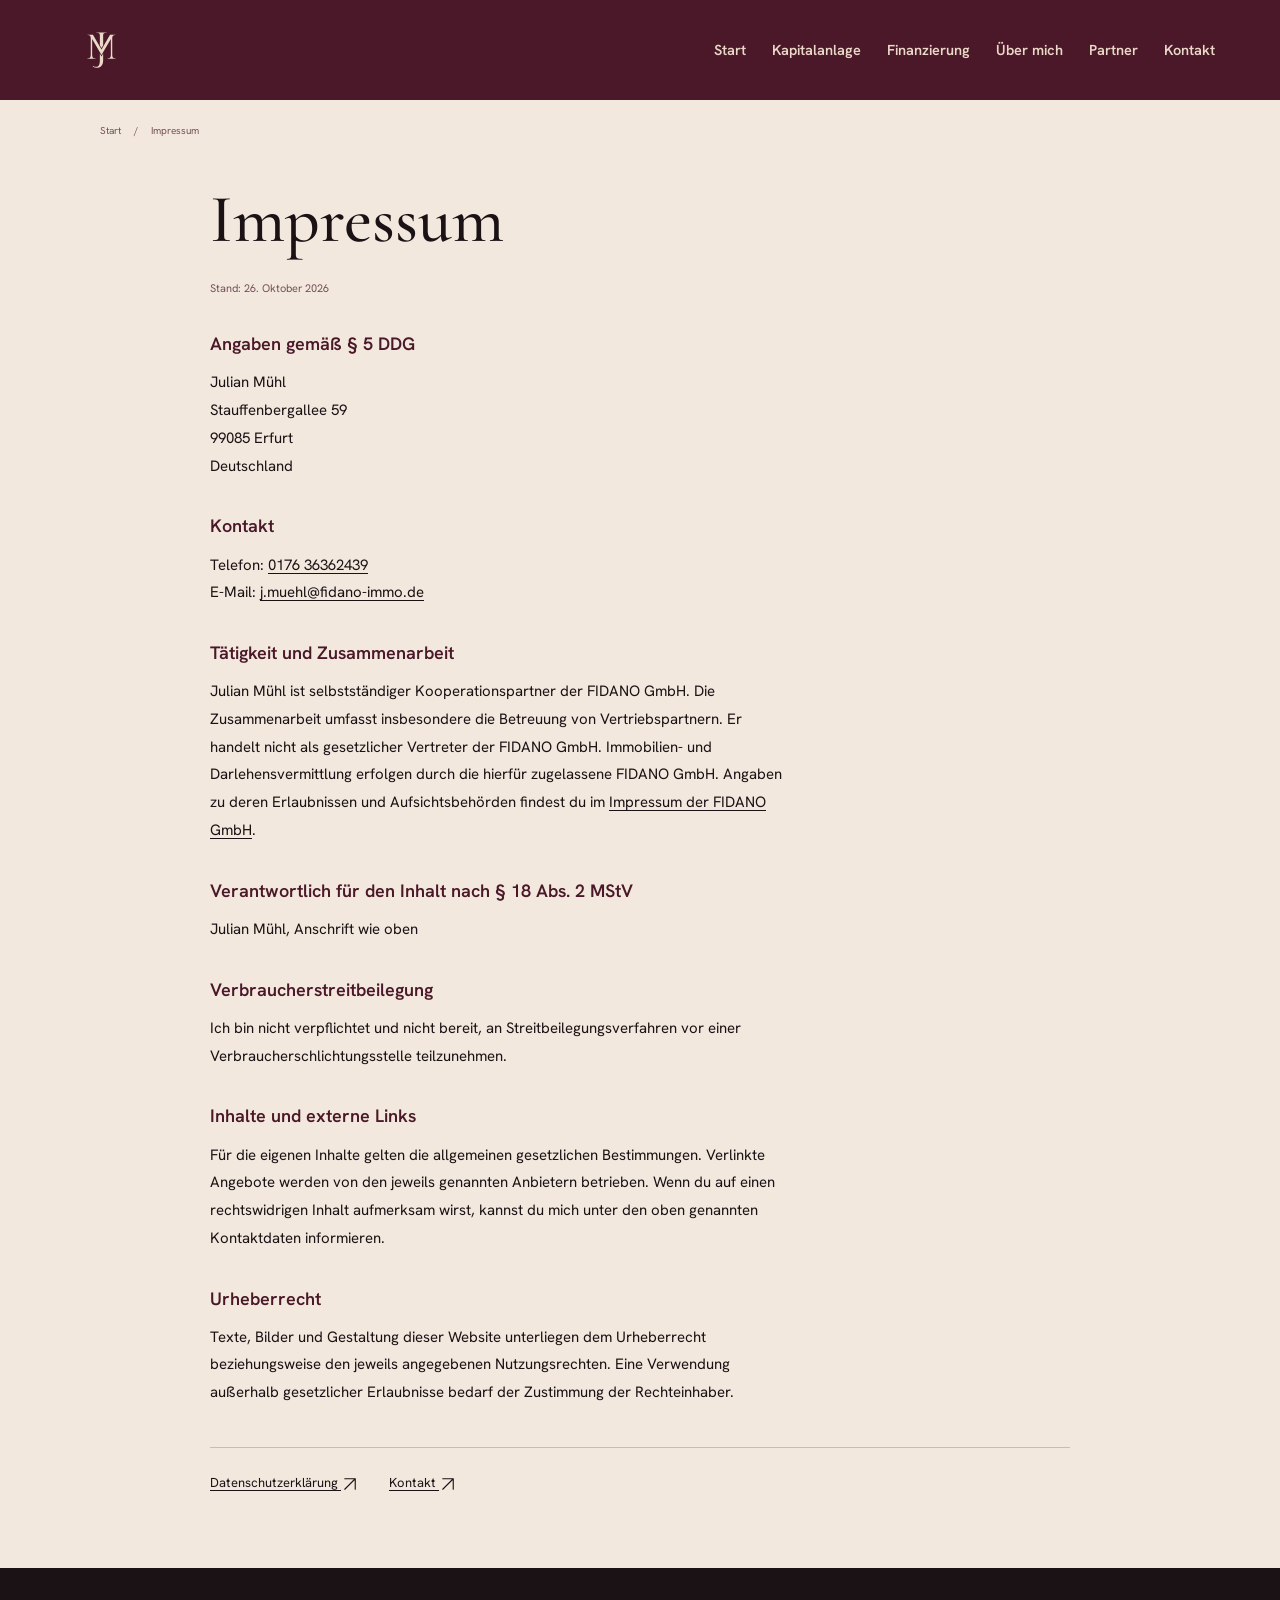
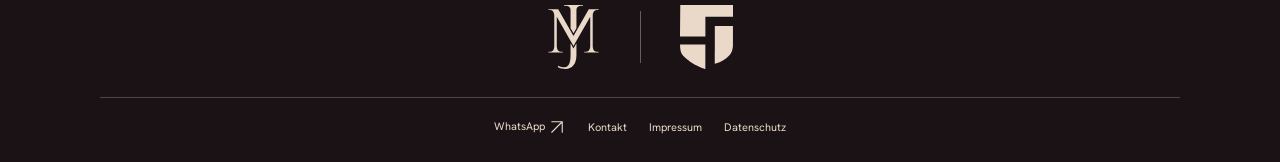
<file: impressum/index.html>
<!doctype html><html lang="de"><head><meta charset="utf-8"><meta name="viewport" content="width=device-width,initial-scale=1"><meta name="theme-color" content="#EAD9C9"><title>Impressum · Julian Mühl</title><meta name="description" content="Hier findest du die Anbieterangaben und Kontaktdaten von Julian Mühl sowie die rechtlichen Informationen zu deinem Besuch auf julianmuehl.de."><link rel="canonical" href="https://julianmuehl.de/impressum/"><meta property="og:title" content="Impressum · Julian Mühl"><meta property="og:description" content="Hier findest du die Anbieterangaben und Kontaktdaten von Julian Mühl sowie die rechtlichen Informationen zu deinem Besuch auf julianmuehl.de."><meta property="og:url" content="https://julianmuehl.de/impressum/"><meta property="og:type" content="website"><meta property="og:locale" content="de_DE"><meta property="og:site_name" content="Julian Mühl"><meta property="og:image" content="https://julianmuehl.de/assets/og-julian.jpg"><meta property="og:image:width" content="1200"><meta property="og:image:height" content="630"><meta property="og:image:alt" content="Julian Mühl – Name und Porträt auf Cashmere-Hintergrund"><meta name="twitter:card" content="summary_large_image"><link rel="icon" href="/favicon.png" type="image/png" sizes="96x96"><link rel="icon" href="/assets/icons/favicon-dark-96.png" type="image/png" sizes="96x96" media="(prefers-color-scheme: dark)"><link rel="icon" href="/favicon.svg" type="image/svg+xml" sizes="any"><link rel="apple-touch-icon" href="/assets/icons/apple-touch-icon.png" sizes="180x180"><link rel="stylesheet" href="/styles.css?v=9n"><script src="/script.js?v=9n" defer></script></head><body class="inner-page legal-page"><a class="skip" href="#inhalt">Zum Inhalt</a><header class="header wrap"><a class="brand" href="/" aria-label="Julian Mühl – Start"><span class="header-emblem" aria-hidden="true"><img src="/assets/jm-light.svg" width="47" height="59" alt=""><i class="brand-glint"></i></span></a><nav aria-label="Hauptnavigation"><button class="menu-toggle" aria-label="Menü öffnen" aria-expanded="false" aria-controls="menu"><span class="menu-lines" aria-hidden="true"><i></i><i></i></span></button><div id="menu" class="menu"><a href="/" class="nav-link">Start</a><a href="/kapitalanlage/" class="nav-link">Kapitalanlage</a><a href="/finanzierung/" class="nav-link">Finanzierung</a><a href="/ueber-mich/" class="nav-link">Über mich</a><a href="/partner/" class="nav-link">Partner</a><a href="/kontakt/" class="nav-link">Kontakt</a></div></nav></header><main id="inhalt"><nav class="breadcrumbs wrap" aria-label="Brotkrumennavigation"><a href="/">Start</a><span aria-hidden="true">/</span><span aria-current="page">Impressum</span></nav><section class="legal-content wrap"><h1>Impressum</h1><p class="legal-date">Stand: 26. Oktober 2026</p><h2>Angaben gemäß § 5 DDG</h2><address>Julian Mühl<br>Stauffenbergallee 59<br>99085 Erfurt<br>Deutschland</address><h2>Kontakt</h2><p>Telefon: <a href="tel:+4917636362439">0176 36362439</a><br>E-Mail: <a href="mailto:j.muehl@fidano-immo.de">j.muehl@fidano-immo.de</a></p><h2>Tätigkeit und Zusammenarbeit</h2><p>Julian Mühl ist selbstständiger Kooperationspartner der FIDANO GmbH. Die Zusammenarbeit umfasst insbesondere die Betreuung von Vertriebspartnern. Er handelt nicht als gesetzlicher Vertreter der FIDANO GmbH. Immobilien- und Darlehensvermittlung erfolgen durch die hierfür zugelassene FIDANO GmbH. Angaben zu deren Erlaubnissen und Aufsichtsbehörden findest du im <a href="https://fidano-immo.de/impressum/" target="_blank" rel="noopener noreferrer">Impressum der FIDANO GmbH</a>.</p><h2>Verantwortlich für den Inhalt nach § 18 Abs. 2 MStV</h2><address>Julian Mühl, Anschrift wie oben</address><h2>Verbraucherstreitbeilegung</h2><p>Ich bin nicht verpflichtet und nicht bereit, an Streitbeilegungsverfahren vor einer Verbraucherschlichtungsstelle teilzunehmen.</p><h2>Inhalte und externe Links</h2><p>Für die eigenen Inhalte gelten die allgemeinen gesetzlichen Bestimmungen. Verlinkte Angebote werden von den jeweils genannten Anbietern betrieben. Wenn du auf einen rechtswidrigen Inhalt aufmerksam wirst, kannst du mich unter den oben genannten Kontaktdaten informieren.</p><h2>Urheberrecht</h2><p>Texte, Bilder und Gestaltung dieser Website unterliegen dem Urheberrecht beziehungsweise den jeweils angegebenen Nutzungsrechten. Eine Verwendung außerhalb gesetzlicher Erlaubnisse bedarf der Zustimmung der Rechteinhaber.</p><div class="legal-bottom"><a href="/datenschutz/">Datenschutzerklärung <svg class="ui-icon" viewBox="0 0 24 24" width="18" height="18" fill="none" stroke="currentColor" stroke-width="1.5" stroke-linecap="round" stroke-linejoin="round" aria-hidden="true" focusable="false"><path d="M5 19 19 5M5 5h14v14"/></svg></a><a href="/kontakt/">Kontakt <svg class="ui-icon" viewBox="0 0 24 24" width="18" height="18" fill="none" stroke="currentColor" stroke-width="1.5" stroke-linecap="round" stroke-linejoin="round" aria-hidden="true" focusable="false"><path d="M5 19 19 5M5 5h14v14"/></svg></a></div></section></main><footer class="footer wrap footer-symbol-pair"><div class="footer-brands"><a class="brand" href="/" aria-label="Julian Mühl – Start"><img src="/assets/jm-footer.svg" width="50" height="64" alt="JM"></a><a class="footer-fidano" href="https://fidano-immo.de/" target="_blank" rel="noopener noreferrer" aria-label="Fidano-Website öffnen"><img src="/assets/fidano-symbol.svg" width="54" height="64" alt="Fidano"></a></div><div class="footer-links"><a href="https://wa.me/4917636362439?text=Hallo%20Julian%2C%20ich%20habe%20deine%20Seite%20gesehen%20und%20bin%20interessiert.%20Wann%20hast%20du%20kurz%20Zeit%20f%C3%BCr%20ein%20Gespr%C3%A4ch%3F" target="_blank" rel="noopener noreferrer">WhatsApp <svg class="ui-icon" viewBox="0 0 24 24" width="18" height="18" fill="none" stroke="currentColor" stroke-width="1.5" stroke-linecap="round" stroke-linejoin="round" aria-hidden="true" focusable="false"><path d="M5 19 19 5M5 5h14v14"/></svg></a><a href="/kontakt/">Kontakt</a><a href="/impressum/">Impressum</a><a href="/datenschutz/">Datenschutz</a></div></footer></body></html>
</file>
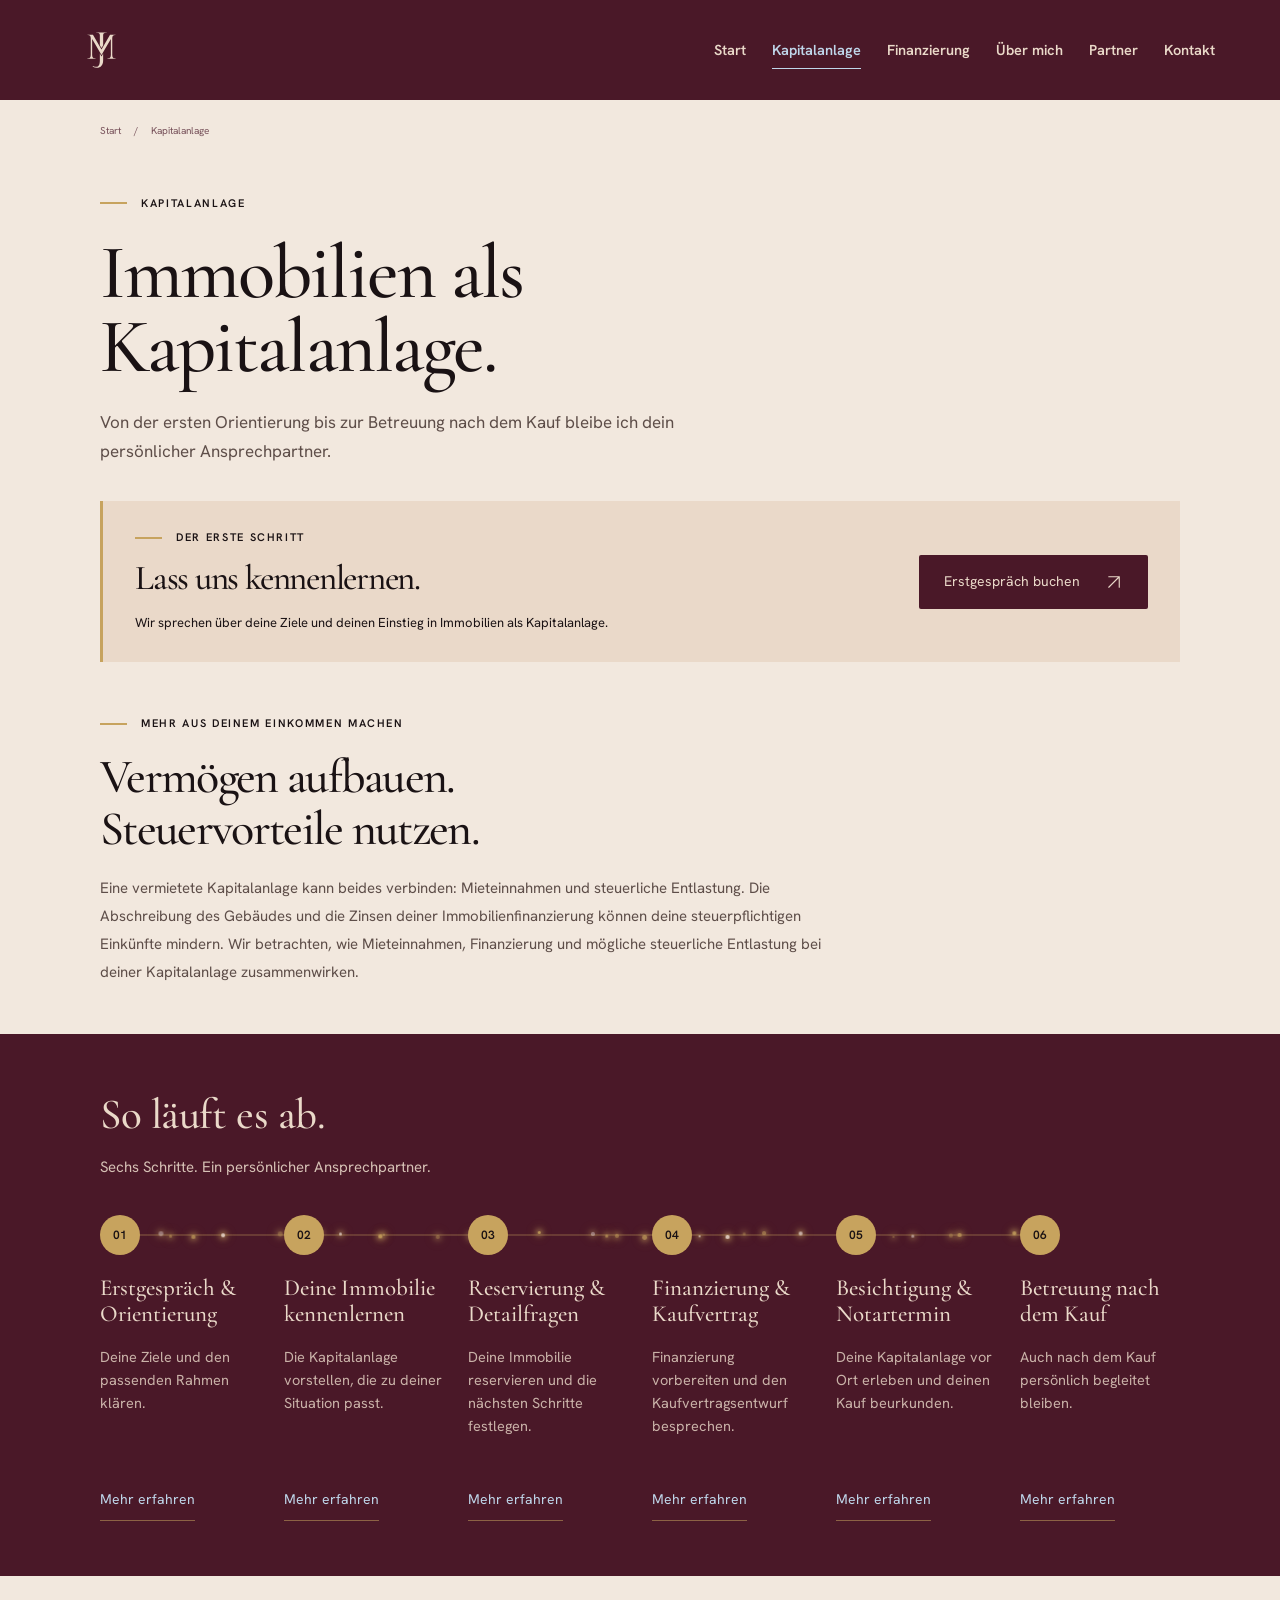
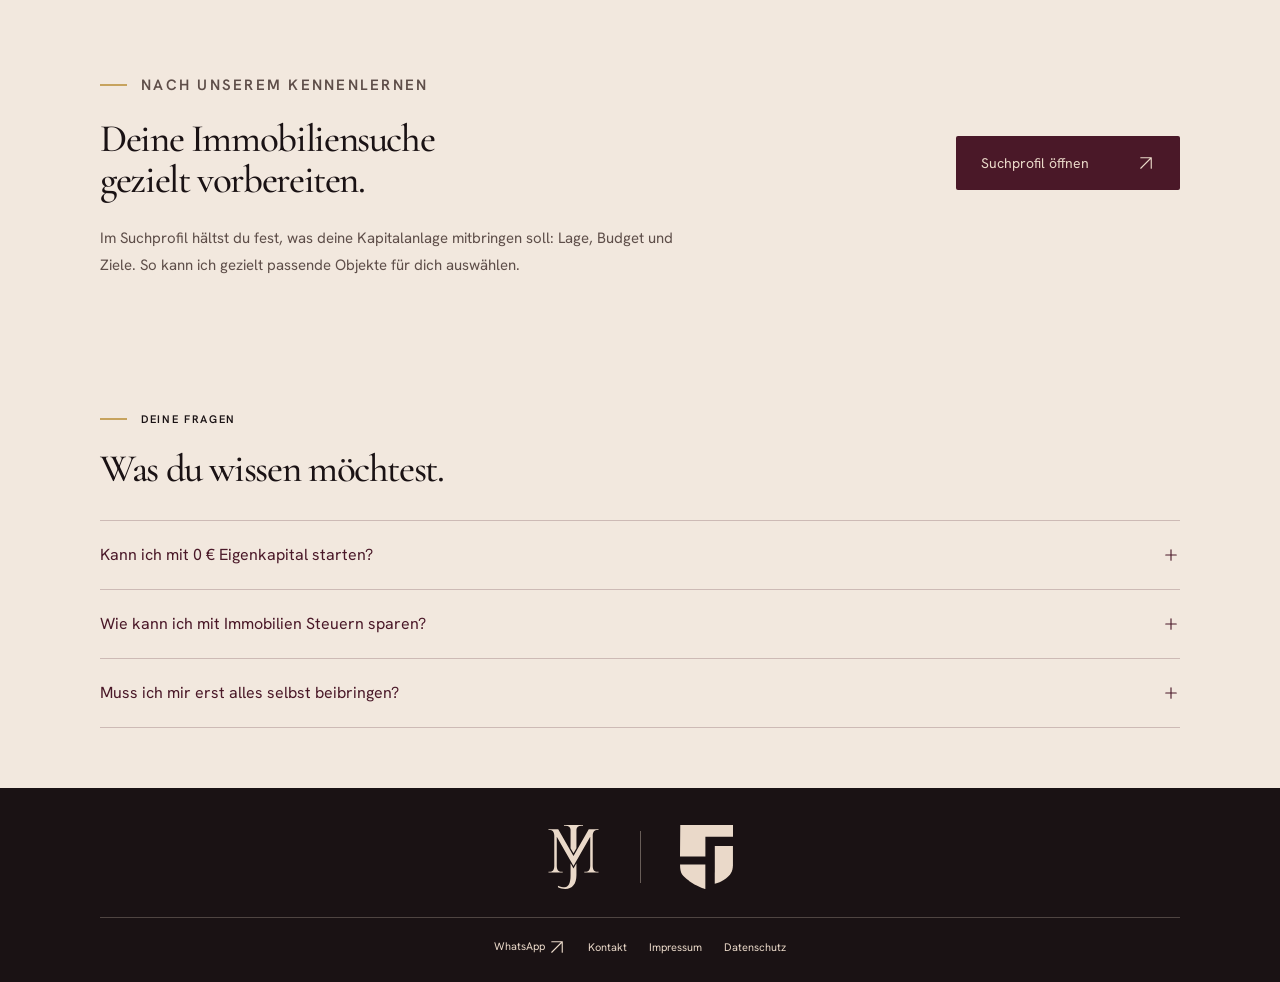
<file: kapitalanlage/index.html>
<!doctype html><html lang="de"><head><meta charset="utf-8"><meta name="viewport" content="width=device-width,initial-scale=1"><meta name="theme-color" content="#EAD9C9"><title>Kapitalanlage · Julian Mühl</title><meta name="description" content="Finde mit mir die Immobilie, die zu deinen Zielen passt. Ich begleite dich bei Objektauswahl, Finanzierung und Kauf deiner Kapitalanlage."><link rel="canonical" href="https://julianmuehl.de/kapitalanlage/"><meta property="og:title" content="Kapitalanlage · Julian Mühl"><meta property="og:description" content="Finde mit mir die Immobilie, die zu deinen Zielen passt. Ich begleite dich bei Objektauswahl, Finanzierung und Kauf deiner Kapitalanlage."><meta property="og:url" content="https://julianmuehl.de/kapitalanlage/"><meta property="og:type" content="website"><meta property="og:locale" content="de_DE"><meta property="og:site_name" content="Julian Mühl"><meta property="og:image" content="https://julianmuehl.de/assets/og-julian.jpg"><meta property="og:image:width" content="1200"><meta property="og:image:height" content="630"><meta property="og:image:alt" content="Julian Mühl – Name und Porträt auf Cashmere-Hintergrund"><meta name="twitter:card" content="summary_large_image"><link rel="icon" href="/favicon.png" type="image/png" sizes="96x96"><link rel="icon" href="/assets/icons/favicon-dark-96.png" type="image/png" sizes="96x96" media="(prefers-color-scheme: dark)"><link rel="icon" href="/favicon.svg" type="image/svg+xml" sizes="any"><link rel="apple-touch-icon" href="/assets/icons/apple-touch-icon.png" sizes="180x180"><link rel="stylesheet" href="/styles.css?v=9n"><script src="/script.js?v=9n" defer></script></head><body class="inner-page"><a class="skip" href="#inhalt">Zum Inhalt</a><header class="header wrap"><a class="brand" href="/" aria-label="Julian Mühl – Start"><span class="header-emblem" aria-hidden="true"><img src="/assets/jm-light.svg" width="47" height="59" alt=""><i class="brand-glint"></i></span></a><nav aria-label="Hauptnavigation"><button class="menu-toggle" aria-label="Menü öffnen" aria-expanded="false" aria-controls="menu"><span class="menu-lines" aria-hidden="true"><i></i><i></i></span></button><div id="menu" class="menu"><a href="/" class="nav-link">Start</a><a href="/kapitalanlage/" class="nav-link active" aria-current="page">Kapitalanlage</a><a href="/finanzierung/" class="nav-link">Finanzierung</a><a href="/ueber-mich/" class="nav-link">Über mich</a><a href="/partner/" class="nav-link">Partner</a><a href="/kontakt/" class="nav-link">Kontakt</a></div></nav></header><main id="inhalt"><nav class="breadcrumbs wrap" aria-label="Brotkrumennavigation"><a href="/">Start</a><span aria-hidden="true">/</span><span aria-current="page">Kapitalanlage</span></nav><section class="page-intro wrap"><p class="eyebrow"><i></i>Kapitalanlage</p><h1>Immobilien als<br>Kapitalanlage.</h1><p class="page-lead">Von der ersten Orientierung bis zur Betreuung nach dem Kauf bleibe ich dein persönlicher Ansprechpartner.</p></section><section class="appointment-panel wrap"><div><p class="eyebrow"><i></i>Der erste Schritt</p><h2>Lass uns kennenlernen.</h2><p>Wir sprechen über deine Ziele und deinen Einstieg in Immobilien als Kapitalanlage.</p></div><a class="button" href="https://fidano-immo.de/termin-buchen/?fidano_tl=69086330f6a2f5e029c725085e0718de" target="_blank" rel="noopener noreferrer">Erstgespräch buchen <span aria-hidden="true"><svg class="ui-icon" viewBox="0 0 24 24" width="18" height="18" fill="none" stroke="currentColor" stroke-width="1.5" stroke-linecap="round" stroke-linejoin="round" aria-hidden="true" focusable="false"><path d="M5 19 19 5M5 5h14v14"/></svg></span></a></section><section class="wrap tax-benefit"><p class="eyebrow"><i></i>Mehr aus deinem Einkommen machen</p><h2>Vermögen aufbauen.<br>Steuervorteile nutzen.</h2><p>Eine vermietete Kapitalanlage kann beides verbinden: Mieteinnahmen und steuerliche Entlastung. Die Abschreibung des Gebäudes und die Zinsen deiner Immobilienfinanzierung können deine steuerpflichtigen Einkünfte mindern. Wir betrachten, wie Mieteinnahmen, Finanzierung und mögliche steuerliche Entlastung bei deiner Kapitalanlage zusammenwirken.</p></section><section class="process" id="ablauf" aria-labelledby="ablauf-title"><div class="wrap section"><div class="process-heading"><p class="eyebrow"><i></i>Dein Immobilienkauf</p><h2 id="ablauf-title">So läuft es ab.</h2><p class="process-hint">Sechs Schritte. Ein persönlicher Ansprechpartner.</p></div><div class="journey-frame"><ol class="steps timeline"><li style="--step:0"><span class="timeline-number" aria-hidden="true"><svg viewBox="0 0 40 40" width="40" height="40" focusable="false"><circle cx="20" cy="20" r="20" fill="currentColor"/><text x="20" y="20" dy=".35em" text-anchor="middle">01</text></svg></span><h3>Erstgespräch & Orientierung</h3><p>Deine Ziele und den passenden Rahmen klären.</p><details class="step-detail" name="immobilienablauf"><summary>Schritt ansehen <i aria-hidden="true"><svg class="ui-icon" viewBox="0 0 24 24" width="18" height="18" fill="none" stroke="currentColor" stroke-width="1.5" stroke-linecap="round" stroke-linejoin="round" aria-hidden="true" focusable="false"><path d="M5 19 19 5M5 5h14v14"/></svg></i></summary><div><p>Wir ordnen deine Ziele und deinen finanziellen Rahmen ein. Du bekommst einen verständlichen Überblick darüber, wie ein Immobilieninvestment aufgebaut ist und wie Mieteinnahmen, Finanzierung und mögliche Steuervorteile zusammenspielen.</p><p class="step-learning">Du nimmst mit, wie sich deine persönliche Situation in eine Investitionsstrategie übersetzen lässt.</p></div></details></li><li style="--step:1"><span class="timeline-number" aria-hidden="true"><svg viewBox="0 0 40 40" width="40" height="40" focusable="false"><circle cx="20" cy="20" r="20" fill="currentColor"/><text x="20" y="20" dy=".35em" text-anchor="middle">02</text></svg></span><h3>Deine Immobilie kennen&shy;lernen</h3><p>Die Kapitalanlage vorstellen, die zu deiner Situation passt.</p><details class="step-detail" name="immobilienablauf"><summary>Schritt ansehen <i aria-hidden="true"><svg class="ui-icon" viewBox="0 0 24 24" width="18" height="18" fill="none" stroke="currentColor" stroke-width="1.5" stroke-linecap="round" stroke-linejoin="round" aria-hidden="true" focusable="false"><path d="M5 19 19 5M5 5h14v14"/></svg></i></summary><div><p>Ich stelle dir die Immobilie vor, die zu deinen Zielen und deiner finanziellen Situation passt. Gemeinsam schauen wir auf Standort, Mietverhältnis, Unterlagen und Zahlen. Vor unserem zweiten Termin berechne ich die Immobilie ausführlich für dich. Anschließend teile ich das Objekt und deine persönliche Investmentanalyse mit dir. So kannst du die Zahlen und die besprochenen Zusammenhänge in Ruhe nachvollziehen.</p><p class="step-learning">Du lernst, warum diese Immobilie zu dir passt und wie ihre Zahlen, Finanzierung und möglichen steuerlichen Effekte zusammenwirken.</p></div></details></li><li style="--step:2"><span class="timeline-number" aria-hidden="true"><svg viewBox="0 0 40 40" width="40" height="40" focusable="false"><circle cx="20" cy="20" r="20" fill="currentColor"/><text x="20" y="20" dy=".35em" text-anchor="middle">03</text></svg></span><h3>Reservierung & Detailfragen</h3><p>Deine Immobilie reservieren und die nächsten Schritte festlegen.</p><details class="step-detail" name="immobilienablauf"><summary>Schritt ansehen <i aria-hidden="true"><svg class="ui-icon" viewBox="0 0 24 24" width="18" height="18" fill="none" stroke="currentColor" stroke-width="1.5" stroke-linecap="round" stroke-linejoin="round" aria-hidden="true" focusable="false"><path d="M5 19 19 5M5 5h14v14"/></svg></i></summary><div><p>Du hast deine zukünftige Kapitalanlage kennengelernt und konntest die Immobilie und ihre Zahlen noch einmal auf dich wirken lassen. Jetzt reservieren wir deine ausgewählte Immobilie gemeinsam für dich, beantworten deine Detailfragen und legen die nächsten Schritte für deinen Kauf fest.</p><p class="step-learning">Du gehst mit deiner reservierten Kapitalanlage, klaren Antworten und einem konkreten Plan in die Kaufvorbereitung.</p></div></details></li><li style="--step:3"><span class="timeline-number" aria-hidden="true"><svg viewBox="0 0 40 40" width="40" height="40" focusable="false"><circle cx="20" cy="20" r="20" fill="currentColor"/><text x="20" y="20" dy=".35em" text-anchor="middle">04</text></svg></span><h3>Finanzierung & Kaufvertrag</h3><p>Finanzierung vorbereiten und den Kaufvertragsentwurf besprechen.</p><details class="step-detail" name="immobilienablauf"><summary>Schritt ansehen <i aria-hidden="true"><svg class="ui-icon" viewBox="0 0 24 24" width="18" height="18" fill="none" stroke="currentColor" stroke-width="1.5" stroke-linecap="round" stroke-linejoin="round" aria-hidden="true" focusable="false"><path d="M5 19 19 5M5 5h14v14"/></svg></i></summary><div><p>Wir vergleichen die Finanzierungsmöglichkeiten und besprechen den Kaufvertragsentwurf. Ich zeige dir, wie Mieteinnahmen, Finanzierung und dein eigener Beitrag zusammenspielen. Gemeinsam schaffen wir eine klare Grundlage für deinen Kauf.</p><p class="step-learning">Du verstehst, wie Objekt, Finanzierung und Vertragsunterlagen zusammengehören.</p></div></details></li><li style="--step:4"><span class="timeline-number" aria-hidden="true"><svg viewBox="0 0 40 40" width="40" height="40" focusable="false"><circle cx="20" cy="20" r="20" fill="currentColor"/><text x="20" y="20" dy=".35em" text-anchor="middle">05</text></svg></span><h3>Besichtigung & Notartermin</h3><p>Deine Kapitalanlage vor Ort erleben und deinen Kauf beurkunden.</p><details class="step-detail" name="immobilienablauf"><summary>Schritt ansehen <i aria-hidden="true"><svg class="ui-icon" viewBox="0 0 24 24" width="18" height="18" fill="none" stroke="currentColor" stroke-width="1.5" stroke-linecap="round" stroke-linejoin="round" aria-hidden="true" focusable="false"><path d="M5 19 19 5M5 5h14v14"/></svg></i></summary><div><p>Du lernst deine zukünftige Kapitalanlage vor Ort kennen und erlebst die Räume und das Umfeld persönlich. Anschließend beurkunden wir deinen Kauf beim gemeinsamen Notartermin – ein besonderer Schritt auf deinem Weg zur eigenen Kapitalanlage. Ich bin an diesem Tag an deiner Seite und begleite dich durch den Termin.</p><p class="step-learning">Du erlebst deine zukünftige Kapitalanlage vor Ort und weißt, wie die Beurkundung und die weiteren Schritte zum Eigentum ablaufen.</p></div></details></li><li style="--step:5"><span class="timeline-number" aria-hidden="true"><svg viewBox="0 0 40 40" width="40" height="40" focusable="false"><circle cx="20" cy="20" r="20" fill="currentColor"/><text x="20" y="20" dy=".35em" text-anchor="middle">06</text></svg></span><h3>Betreuung nach dem Kauf</h3><p>Auch nach dem Kauf persönlich begleitet bleiben.</p><details class="step-detail" name="immobilienablauf"><summary>Schritt ansehen <i aria-hidden="true"><svg class="ui-icon" viewBox="0 0 24 24" width="18" height="18" fill="none" stroke="currentColor" stroke-width="1.5" stroke-linecap="round" stroke-linejoin="round" aria-hidden="true" focusable="false"><path d="M5 19 19 5M5 5h14v14"/></svg></i></summary><div><p>Nach dem Kauf bleibe ich dein Ansprechpartner. Ich unterstütze dich bei den nächsten Schritten rund um das Restnutzungsdauergutachten, die Sondereigentumsverwaltung und den Antrag auf Lohnsteuerermäßigung. So bringen wir auch die organisatorischen Themen deiner Kapitalanlage gemeinsam auf den Weg.</p><p class="step-learning">Du lernst, wie deine Kapitalanlage nach dem Kauf im Alltag betreut wird.</p></div></details></li></ol></div></div></section><section class="wrap section form-entry"><div><p class="eyebrow"><i></i>Nach unserem Kennenlernen</p><h2>Deine Immobiliensuche<br>gezielt vorbereiten.</h2><p>Im Suchprofil hältst du fest, was deine Kapitalanlage mitbringen soll: Lage, Budget und Ziele. So kann ich gezielt passende Objekte für dich auswählen.</p></div><a class="button" href="https://fidano-immo.de/suchprofil-fuer-meine-kapitalanlage/?vp=JulianMuehl&amp;vps=5c190fb9" target="_blank" rel="noopener noreferrer">Suchprofil öffnen <span aria-hidden="true"><svg class="ui-icon" viewBox="0 0 24 24" width="18" height="18" fill="none" stroke="currentColor" stroke-width="1.5" stroke-linecap="round" stroke-linejoin="round" aria-hidden="true" focusable="false"><path d="M5 19 19 5M5 5h14v14"/></svg></span></a></section><section class="wrap capital-questions"><p class="eyebrow"><i></i>Deine Fragen</p><h2>Was du wissen möchtest.</h2><details><summary>Kann ich mit 0 € Eigenkapital starten?<span aria-hidden="true"><svg class="ui-icon" viewBox="0 0 24 24" width="18" height="18" fill="none" stroke="currentColor" stroke-width="1.5" stroke-linecap="round" stroke-linejoin="round" aria-hidden="true" focusable="false"><path d="M12 5v14M5 12h14"/></svg></span></summary><p>Ja, ein Einstieg ohne eingebrachtes Eigenkapital ist möglich. Mit einer Finanzierung bis zu 110 % des Kaufpreises lässt sich auch die Finanzierung von Kaufnebenkosten einplanen. Gemeinsam entwickeln wir anhand deiner Bonität und der Immobilie die passende Lösung für deinen Einstieg.</p></details><details><summary>Wie kann ich mit Immobilien Steuern sparen?<span aria-hidden="true"><svg class="ui-icon" viewBox="0 0 24 24" width="18" height="18" fill="none" stroke="currentColor" stroke-width="1.5" stroke-linecap="round" stroke-linejoin="round" aria-hidden="true" focusable="false"><path d="M12 5v14M5 12h14"/></svg></span></summary><p>Bei einer vermieteten Kapitalanlage können die Gebäudeabschreibung und die Zinsen deiner Immobilienfinanzierung deine steuerpflichtigen Einkünfte mindern. So kann ein Teil deines Einkommens, den du sonst als Steuer zahlen würdest, deinem Vermögensaufbau zugutekommen. Ich zeige dir anhand der konkreten Immobilie, wie Miete, Finanzierung und mögliche steuerliche Entlastung zusammenspielen. Die tatsächliche Wirkung hängt von der Immobilie und deiner persönlichen Steuersituation ab.</p></details><details><summary>Muss ich mir erst alles selbst beibringen?<span aria-hidden="true"><svg class="ui-icon" viewBox="0 0 24 24" width="18" height="18" fill="none" stroke="currentColor" stroke-width="1.5" stroke-linecap="round" stroke-linejoin="round" aria-hidden="true" focusable="false"><path d="M12 5v14M5 12h14"/></svg></span></summary><p>Du kannst direkt mit einem Gespräch starten. Ich übernehme die Vorarbeit für Objektauswahl und Finanzierung und führe dich durch den Kaufprozess. Gleichzeitig sollst du aus jedem Gespräch Wissen mitnehmen: Ich erkläre dir, wie ich eine Immobilie und ihre Zahlen prüfe, worauf es ankommt und warum der jeweilige Schritt wichtig ist. So kommst du deiner Kapitalanlage näher und verstehst immer besser, wie sie funktioniert.</p></details></section></main><footer class="footer wrap footer-symbol-pair"><div class="footer-brands"><a class="brand" href="/" aria-label="Julian Mühl – Start"><img src="/assets/jm-footer.svg" width="50" height="64" alt="JM"></a><a class="footer-fidano" href="https://fidano-immo.de/" target="_blank" rel="noopener noreferrer" aria-label="Fidano-Website öffnen"><img src="/assets/fidano-symbol.svg" width="54" height="64" alt="Fidano"></a></div><div class="footer-links"><a href="https://wa.me/4917636362439?text=Hallo%20Julian%2C%20ich%20habe%20deine%20Seite%20gesehen%20und%20bin%20interessiert.%20Wann%20hast%20du%20kurz%20Zeit%20f%C3%BCr%20ein%20Gespr%C3%A4ch%3F" target="_blank" rel="noopener noreferrer">WhatsApp <svg class="ui-icon" viewBox="0 0 24 24" width="18" height="18" fill="none" stroke="currentColor" stroke-width="1.5" stroke-linecap="round" stroke-linejoin="round" aria-hidden="true" focusable="false"><path d="M5 19 19 5M5 5h14v14"/></svg></a><a href="/kontakt/">Kontakt</a><a href="/impressum/">Impressum</a><a href="/datenschutz/">Datenschutz</a></div></footer></body></html>
</file>
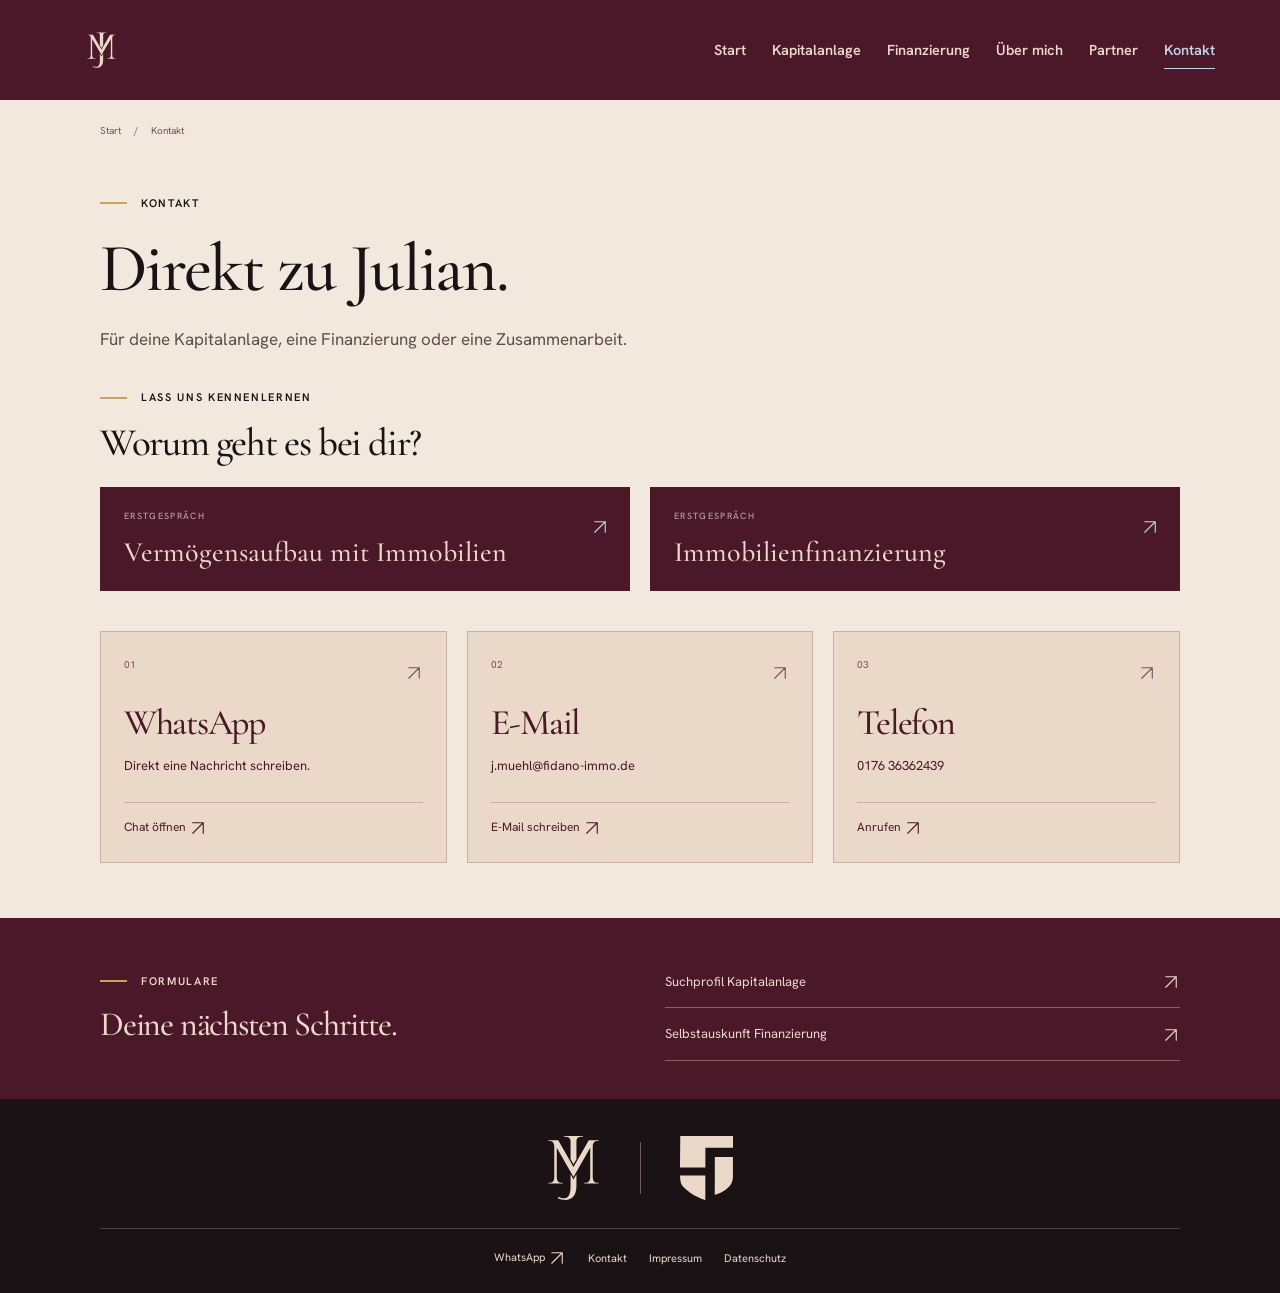
<file: kontakt/index.html>
<!doctype html><html lang="de"><head><meta charset="utf-8"><meta name="viewport" content="width=device-width,initial-scale=1"><meta name="theme-color" content="#EAD9C9"><title>Kontakt · Julian Mühl</title><meta name="description" content="Sprich mit mir über deine Kapitalanlage, Finanzierung oder eine Zusammenarbeit. Hier findest du meine Kontaktwege und kannst ein Gespräch buchen."><link rel="canonical" href="https://julianmuehl.de/kontakt/"><meta property="og:title" content="Kontakt · Julian Mühl"><meta property="og:description" content="Sprich mit mir über deine Kapitalanlage, Finanzierung oder eine Zusammenarbeit. Hier findest du meine Kontaktwege und kannst ein Gespräch buchen."><meta property="og:url" content="https://julianmuehl.de/kontakt/"><meta property="og:type" content="website"><meta property="og:locale" content="de_DE"><meta property="og:site_name" content="Julian Mühl"><meta property="og:image" content="https://julianmuehl.de/assets/og-julian.jpg"><meta property="og:image:width" content="1200"><meta property="og:image:height" content="630"><meta property="og:image:alt" content="Julian Mühl – Name und Porträt auf Cashmere-Hintergrund"><meta name="twitter:card" content="summary_large_image"><link rel="icon" href="/favicon.png" type="image/png" sizes="96x96"><link rel="icon" href="/assets/icons/favicon-dark-96.png" type="image/png" sizes="96x96" media="(prefers-color-scheme: dark)"><link rel="icon" href="/favicon.svg" type="image/svg+xml" sizes="any"><link rel="apple-touch-icon" href="/assets/icons/apple-touch-icon.png" sizes="180x180"><link rel="stylesheet" href="/styles.css?v=9n"><script src="/script.js?v=9n" defer></script></head><body class="inner-page contact-page"><a class="skip" href="#inhalt">Zum Inhalt</a><header class="header wrap"><a class="brand" href="/" aria-label="Julian Mühl – Start"><span class="header-emblem" aria-hidden="true"><img src="/assets/jm-light.svg" width="47" height="59" alt=""><i class="brand-glint"></i></span></a><nav aria-label="Hauptnavigation"><button class="menu-toggle" aria-label="Menü öffnen" aria-expanded="false" aria-controls="menu"><span class="menu-lines" aria-hidden="true"><i></i><i></i></span></button><div id="menu" class="menu"><a href="/" class="nav-link">Start</a><a href="/kapitalanlage/" class="nav-link">Kapitalanlage</a><a href="/finanzierung/" class="nav-link">Finanzierung</a><a href="/ueber-mich/" class="nav-link">Über mich</a><a href="/partner/" class="nav-link">Partner</a><a href="/kontakt/" class="nav-link active" aria-current="page">Kontakt</a></div></nav></header><main id="inhalt"><nav class="breadcrumbs wrap" aria-label="Brotkrumennavigation"><a href="/">Start</a><span aria-hidden="true">/</span><span aria-current="page">Kontakt</span></nav><section class="page-intro wrap"><p class="eyebrow"><i></i>Kontakt</p><h1>Direkt zu Julian.</h1><p class="page-lead">Für deine Kapitalanlage, eine Finanzierung oder eine Zusammenarbeit.</p></section><section class="wrap contact-bookings" id="termine" aria-label="Erstgespräch buchen"><div><p class="eyebrow"><i></i>Lass uns kennenlernen</p><h2>Worum geht es bei dir?</h2></div><div class="booking-options"><a href="https://fidano-immo.de/termin-buchen/?fidano_tl=69086330f6a2f5e029c725085e0718de" target="_blank" rel="noopener noreferrer"><span>Erstgespräch</span><strong>Vermögensaufbau mit Immobilien</strong><b aria-hidden="true"><svg class="ui-icon" viewBox="0 0 24 24" width="18" height="18" fill="none" stroke="currentColor" stroke-width="1.5" stroke-linecap="round" stroke-linejoin="round" aria-hidden="true" focusable="false"><path d="M5 19 19 5M5 5h14v14"/></svg></b></a><a href="https://fidano-immo.de/termin-buchen/?fidano_tl=02509468196bcc0e6bf597f40000ce05" target="_blank" rel="noopener noreferrer"><span>Erstgespräch</span><strong>Immobilienfinanzierung</strong><b aria-hidden="true"><svg class="ui-icon" viewBox="0 0 24 24" width="18" height="18" fill="none" stroke="currentColor" stroke-width="1.5" stroke-linecap="round" stroke-linejoin="round" aria-hidden="true" focusable="false"><path d="M5 19 19 5M5 5h14v14"/></svg></b></a></div></section><section class="wrap contact-direct" aria-label="Direkter Kontakt"><a class="contact-method" href="https://wa.me/4917636362439?text=Hallo%20Julian%2C%20ich%20habe%20deine%20Seite%20gesehen%20und%20bin%20interessiert.%20Wann%20hast%20du%20kurz%20Zeit%20f%C3%BCr%20ein%20Gespr%C3%A4ch%3F" target="_blank" rel="noopener noreferrer"><span class="method-number">01 <i aria-hidden="true"><svg class="ui-icon" viewBox="0 0 24 24" width="18" height="18" fill="none" stroke="currentColor" stroke-width="1.5" stroke-linecap="round" stroke-linejoin="round" aria-hidden="true" focusable="false"><path d="M5 19 19 5M5 5h14v14"/></svg></i></span><h2>WhatsApp</h2><p>Direkt eine Nachricht schreiben.</p><span class="method-action">Chat öffnen <svg class="ui-icon" viewBox="0 0 24 24" width="18" height="18" fill="none" stroke="currentColor" stroke-width="1.5" stroke-linecap="round" stroke-linejoin="round" aria-hidden="true" focusable="false"><path d="M5 19 19 5M5 5h14v14"/></svg></span></a><a class="contact-method" href="mailto:j.muehl@fidano-immo.de"><span class="method-number">02 <i aria-hidden="true"><svg class="ui-icon" viewBox="0 0 24 24" width="18" height="18" fill="none" stroke="currentColor" stroke-width="1.5" stroke-linecap="round" stroke-linejoin="round" aria-hidden="true" focusable="false"><path d="M5 19 19 5M5 5h14v14"/></svg></i></span><h2>E-Mail</h2><p>j.muehl@fidano-immo.de</p><span class="method-action">E-Mail schreiben <svg class="ui-icon" viewBox="0 0 24 24" width="18" height="18" fill="none" stroke="currentColor" stroke-width="1.5" stroke-linecap="round" stroke-linejoin="round" aria-hidden="true" focusable="false"><path d="M5 19 19 5M5 5h14v14"/></svg></span></a><a class="contact-method" href="tel:+4917636362439"><span class="method-number">03 <i aria-hidden="true"><svg class="ui-icon" viewBox="0 0 24 24" width="18" height="18" fill="none" stroke="currentColor" stroke-width="1.5" stroke-linecap="round" stroke-linejoin="round" aria-hidden="true" focusable="false"><path d="M5 19 19 5M5 5h14v14"/></svg></i></span><h2>Telefon</h2><p>0176 36362439</p><span class="method-action">Anrufen <svg class="ui-icon" viewBox="0 0 24 24" width="18" height="18" fill="none" stroke="currentColor" stroke-width="1.5" stroke-linecap="round" stroke-linejoin="round" aria-hidden="true" focusable="false"><path d="M5 19 19 5M5 5h14v14"/></svg></span></a></section><section class="contact-resources"><div class="wrap"><div><p class="eyebrow"><i></i>Formulare</p><h2>Deine nächsten Schritte.</h2></div><div class="resource-links"><a href="https://fidano-immo.de/suchprofil-fuer-meine-kapitalanlage/?vp=JulianMuehl&amp;vps=5c190fb9" target="_blank" rel="noopener noreferrer">Suchprofil Kapitalanlage <span aria-hidden="true"><svg class="ui-icon" viewBox="0 0 24 24" width="18" height="18" fill="none" stroke="currentColor" stroke-width="1.5" stroke-linecap="round" stroke-linejoin="round" aria-hidden="true" focusable="false"><path d="M5 19 19 5M5 5h14v14"/></svg></span></a><a href="https://fidano-immo.de/selbstauskunft/?fidano_sa_pl=5e77babd45df555a74a355c7eb8805b7" target="_blank" rel="noopener noreferrer">Selbstauskunft Finanzierung <span aria-hidden="true"><svg class="ui-icon" viewBox="0 0 24 24" width="18" height="18" fill="none" stroke="currentColor" stroke-width="1.5" stroke-linecap="round" stroke-linejoin="round" aria-hidden="true" focusable="false"><path d="M5 19 19 5M5 5h14v14"/></svg></span></a></div></div></section></main><footer class="footer wrap footer-symbol-pair"><div class="footer-brands"><a class="brand" href="/" aria-label="Julian Mühl – Start"><img src="/assets/jm-footer.svg" width="50" height="64" alt="JM"></a><a class="footer-fidano" href="https://fidano-immo.de/" target="_blank" rel="noopener noreferrer" aria-label="Fidano-Website öffnen"><img src="/assets/fidano-symbol.svg" width="54" height="64" alt="Fidano"></a></div><div class="footer-links"><a href="https://wa.me/4917636362439?text=Hallo%20Julian%2C%20ich%20habe%20deine%20Seite%20gesehen%20und%20bin%20interessiert.%20Wann%20hast%20du%20kurz%20Zeit%20f%C3%BCr%20ein%20Gespr%C3%A4ch%3F" target="_blank" rel="noopener noreferrer">WhatsApp <svg class="ui-icon" viewBox="0 0 24 24" width="18" height="18" fill="none" stroke="currentColor" stroke-width="1.5" stroke-linecap="round" stroke-linejoin="round" aria-hidden="true" focusable="false"><path d="M5 19 19 5M5 5h14v14"/></svg></a><a href="/kontakt/">Kontakt</a><a href="/impressum/">Impressum</a><a href="/datenschutz/">Datenschutz</a></div></footer></body></html>
</file>
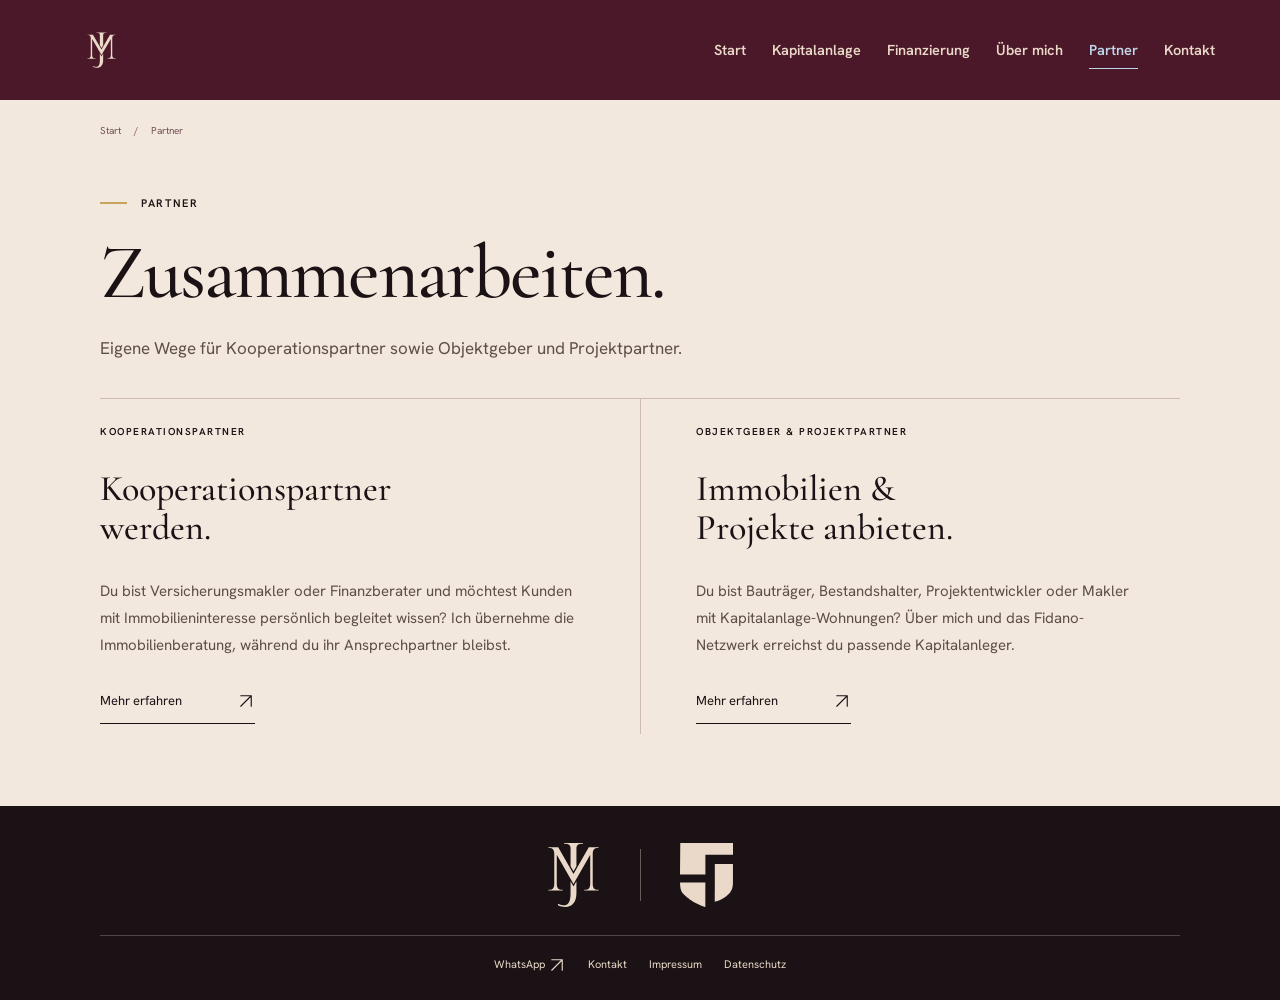
<file: partner/index.html>
<!doctype html><html lang="de"><head><meta charset="utf-8"><meta name="viewport" content="width=device-width,initial-scale=1"><meta name="theme-color" content="#EAD9C9"><title>Partner · Julian Mühl</title><meta name="description" content="Entdecke, wie du mit mir im Fidano-Netzwerk zusammenarbeiten kannst: als Kooperationspartner oder mit Immobilien für Kapitalanleger."><link rel="canonical" href="https://julianmuehl.de/partner/"><meta property="og:title" content="Partner · Julian Mühl"><meta property="og:description" content="Entdecke, wie du mit mir im Fidano-Netzwerk zusammenarbeiten kannst: als Kooperationspartner oder mit Immobilien für Kapitalanleger."><meta property="og:url" content="https://julianmuehl.de/partner/"><meta property="og:type" content="website"><meta property="og:locale" content="de_DE"><meta property="og:site_name" content="Julian Mühl"><meta property="og:image" content="https://julianmuehl.de/assets/og-julian.jpg"><meta property="og:image:width" content="1200"><meta property="og:image:height" content="630"><meta property="og:image:alt" content="Julian Mühl – Name und Porträt auf Cashmere-Hintergrund"><meta name="twitter:card" content="summary_large_image"><link rel="icon" href="/favicon.png" type="image/png" sizes="96x96"><link rel="icon" href="/assets/icons/favicon-dark-96.png" type="image/png" sizes="96x96" media="(prefers-color-scheme: dark)"><link rel="icon" href="/favicon.svg" type="image/svg+xml" sizes="any"><link rel="apple-touch-icon" href="/assets/icons/apple-touch-icon.png" sizes="180x180"><link rel="stylesheet" href="/styles.css?v=9n"><script src="/script.js?v=9n" defer></script></head><body class="inner-page"><a class="skip" href="#inhalt">Zum Inhalt</a><header class="header wrap"><a class="brand" href="/" aria-label="Julian Mühl – Start"><span class="header-emblem" aria-hidden="true"><img src="/assets/jm-light.svg" width="47" height="59" alt=""><i class="brand-glint"></i></span></a><nav aria-label="Hauptnavigation"><button class="menu-toggle" aria-label="Menü öffnen" aria-expanded="false" aria-controls="menu"><span class="menu-lines" aria-hidden="true"><i></i><i></i></span></button><div id="menu" class="menu"><a href="/" class="nav-link">Start</a><a href="/kapitalanlage/" class="nav-link">Kapitalanlage</a><a href="/finanzierung/" class="nav-link">Finanzierung</a><a href="/ueber-mich/" class="nav-link">Über mich</a><a href="/partner/" class="nav-link active" aria-current="page">Partner</a><a href="/kontakt/" class="nav-link">Kontakt</a></div></nav></header><main id="inhalt"><nav class="breadcrumbs wrap" aria-label="Brotkrumennavigation"><a href="/">Start</a><span aria-hidden="true">/</span><span aria-current="page">Partner</span></nav><section class="page-intro wrap"><p class="eyebrow"><i></i>Partner</p><h1>Zusammen&shy;arbeiten.</h1><p class="page-lead">Eigene Wege für Kooperationspartner sowie Objektgeber und Projektpartner.</p></section><section class="section wrap partners" id="partner" aria-labelledby="partners-title"><div class="section-head"><p class="eyebrow"><i></i>Zusammenarbeiten</p><h2 id="partners-title">Weitere Wege.</h2></div><div class="partner-grid"><article><span class="eyebrow">Kooperationspartner</span><h3>Kooperations&shy;partner<br>werden.</h3><p>Du bist Versicherungsmakler oder Finanzberater und möchtest Kunden mit Immobilieninteresse persönlich begleitet wissen? Ich übernehme die Immobilienberatung, während du ihr Ansprechpartner bleibst.</p><a class="text-link" href="/partner/kooperationspartner/">Mehr erfahren <span aria-hidden="true"><svg class="ui-icon" viewBox="0 0 24 24" width="18" height="18" fill="none" stroke="currentColor" stroke-width="1.5" stroke-linecap="round" stroke-linejoin="round" aria-hidden="true" focusable="false"><path d="M5 19 19 5M5 5h14v14"/></svg></span></a></article><article><span class="eyebrow">Objektgeber &amp; Projektpartner</span><h3>Immobilien &amp;<br>Projekte anbieten.</h3><p>Du bist Bauträger, Bestandshalter, Projektentwickler oder Makler mit Kapitalanlage-Wohnungen? Über mich und das Fidano-Netzwerk erreichst du passende Kapitalanleger.</p><a class="text-link" href="/partner/objektgeber/">Mehr erfahren <span aria-hidden="true"><svg class="ui-icon" viewBox="0 0 24 24" width="18" height="18" fill="none" stroke="currentColor" stroke-width="1.5" stroke-linecap="round" stroke-linejoin="round" aria-hidden="true" focusable="false"><path d="M5 19 19 5M5 5h14v14"/></svg></span></a></article></div></section></main><footer class="footer wrap footer-symbol-pair"><div class="footer-brands"><a class="brand" href="/" aria-label="Julian Mühl – Start"><img src="/assets/jm-footer.svg" width="50" height="64" alt="JM"></a><a class="footer-fidano" href="https://fidano-immo.de/" target="_blank" rel="noopener noreferrer" aria-label="Fidano-Website öffnen"><img src="/assets/fidano-symbol.svg" width="54" height="64" alt="Fidano"></a></div><div class="footer-links"><a href="https://wa.me/4917636362439?text=Hallo%20Julian%2C%20ich%20habe%20deine%20Seite%20gesehen%20und%20bin%20interessiert.%20Wann%20hast%20du%20kurz%20Zeit%20f%C3%BCr%20ein%20Gespr%C3%A4ch%3F" target="_blank" rel="noopener noreferrer">WhatsApp <svg class="ui-icon" viewBox="0 0 24 24" width="18" height="18" fill="none" stroke="currentColor" stroke-width="1.5" stroke-linecap="round" stroke-linejoin="round" aria-hidden="true" focusable="false"><path d="M5 19 19 5M5 5h14v14"/></svg></a><a href="/kontakt/">Kontakt</a><a href="/impressum/">Impressum</a><a href="/datenschutz/">Datenschutz</a></div></footer></body></html>
</file>
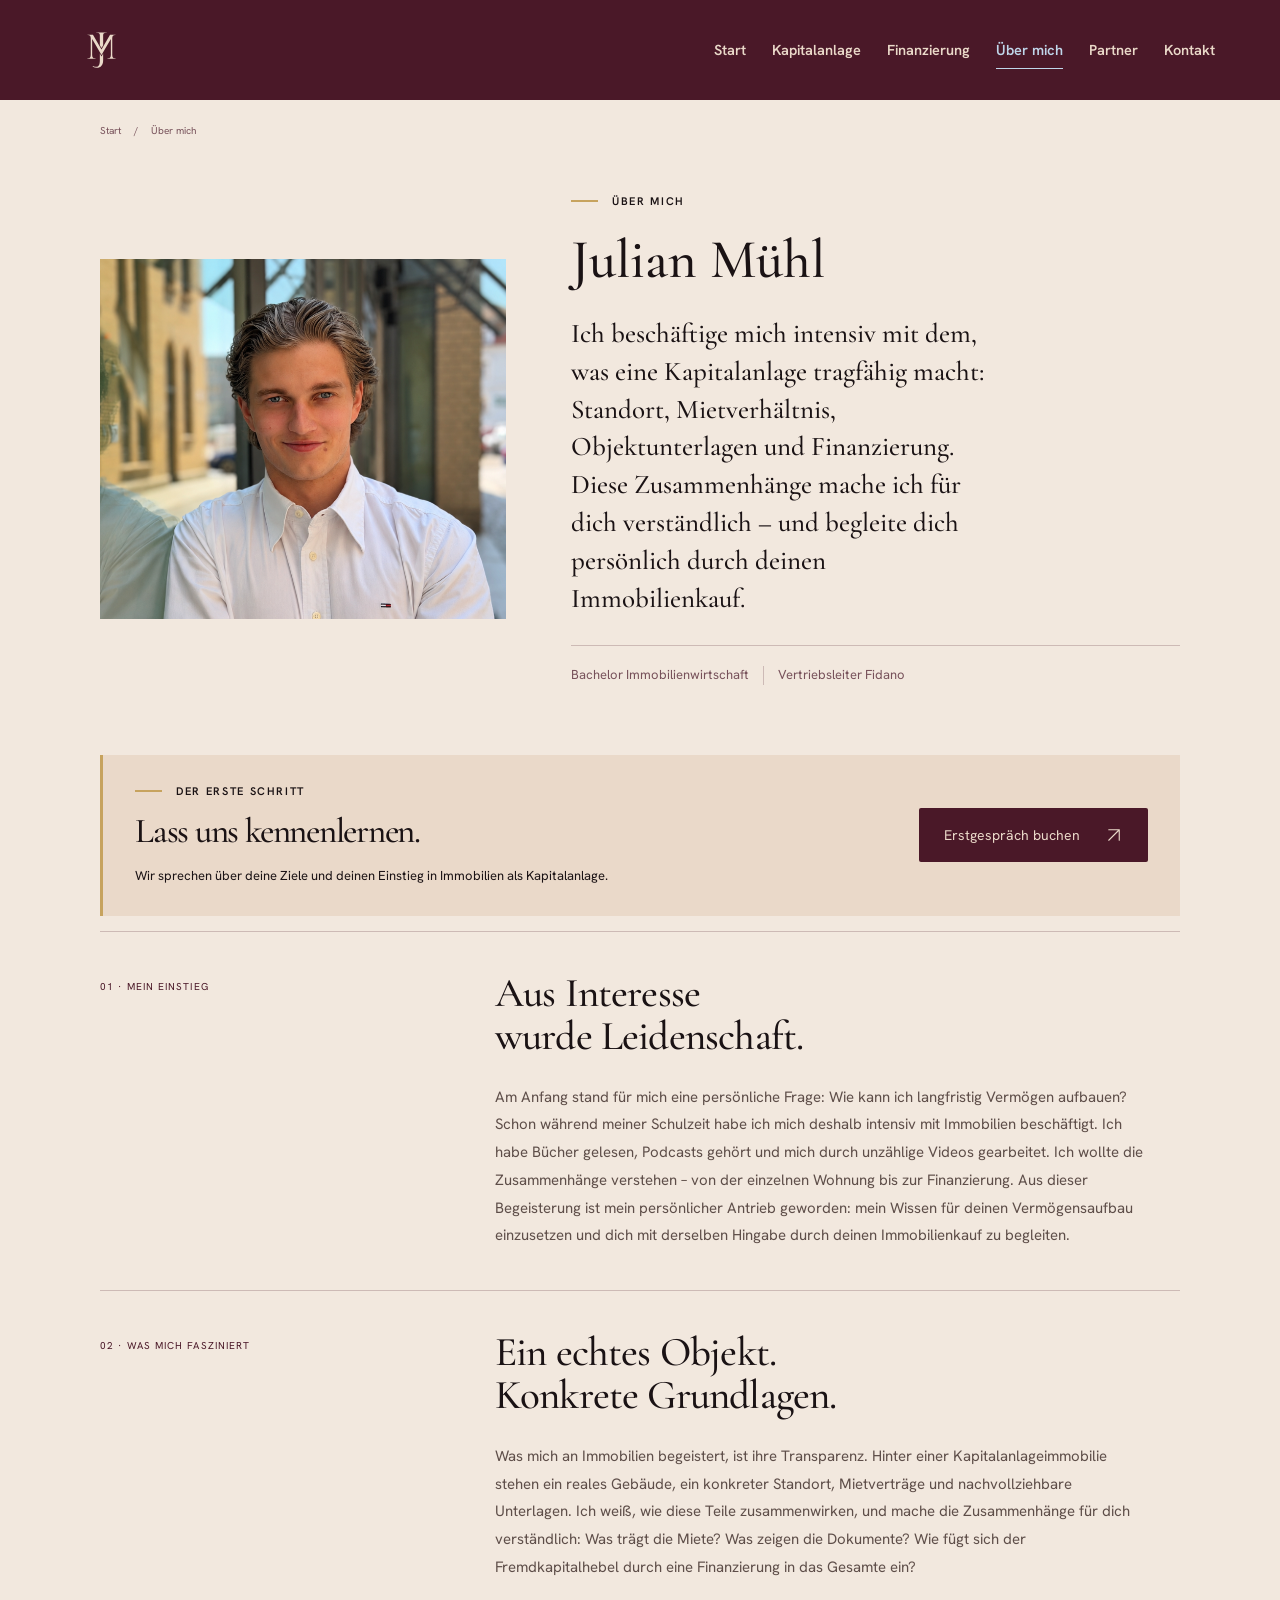
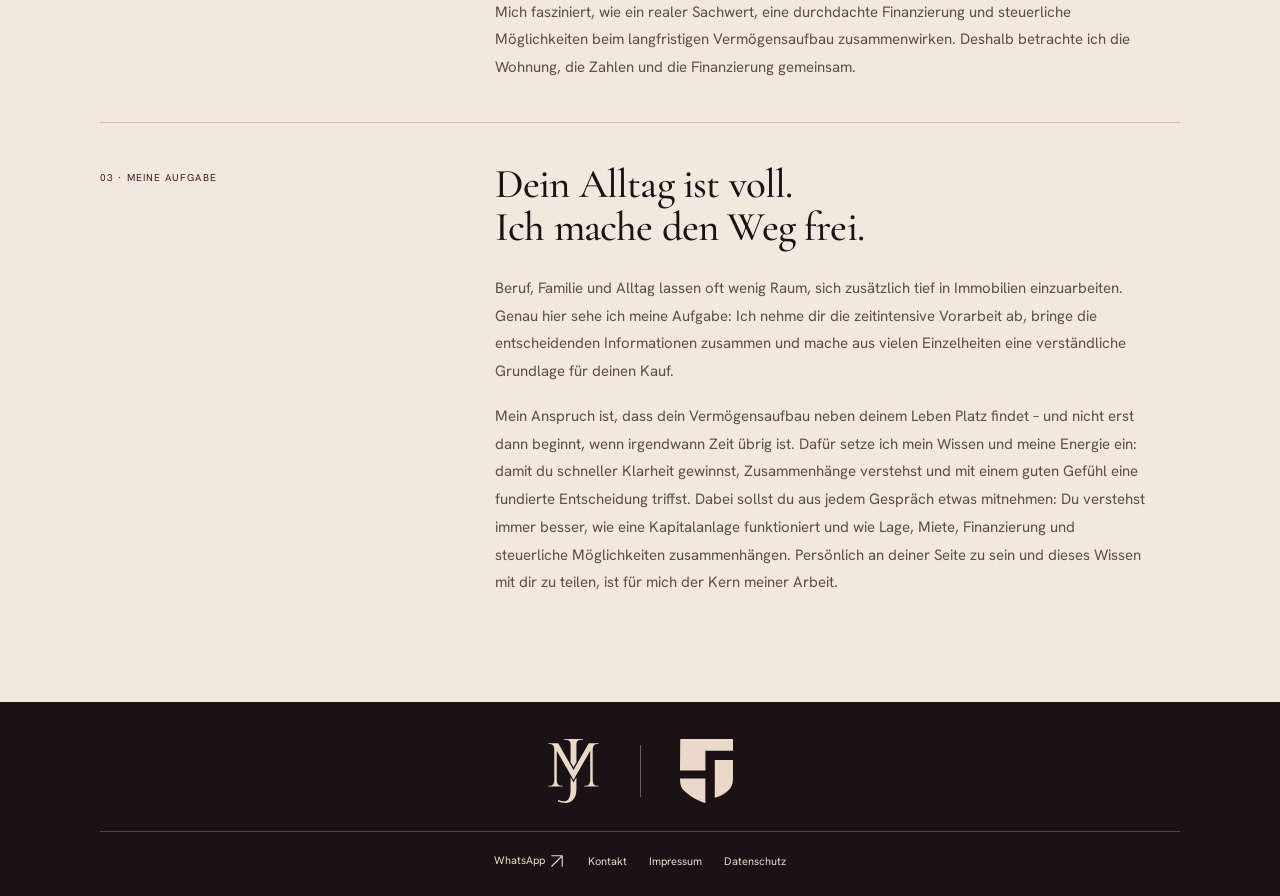
<file: ueber-mich/index.html>
<!doctype html><html lang="de"><head><meta charset="utf-8"><meta name="viewport" content="width=device-width,initial-scale=1"><meta name="theme-color" content="#EAD9C9"><title>Über mich · Julian Mühl</title><meta name="description" content="Lerne mich kennen: Julian Mühl, Immobilieninvestor und Unternehmer. Erfahre, wie ich dich auf dem Weg zu deiner Kapitalanlage persönlich begleite."><link rel="canonical" href="https://julianmuehl.de/ueber-mich/"><meta property="og:title" content="Über mich · Julian Mühl"><meta property="og:description" content="Lerne mich kennen: Julian Mühl, Immobilieninvestor und Unternehmer. Erfahre, wie ich dich auf dem Weg zu deiner Kapitalanlage persönlich begleite."><meta property="og:url" content="https://julianmuehl.de/ueber-mich/"><meta property="og:type" content="website"><meta property="og:locale" content="de_DE"><meta property="og:site_name" content="Julian Mühl"><meta property="og:image" content="https://julianmuehl.de/assets/og-julian.jpg"><meta property="og:image:width" content="1200"><meta property="og:image:height" content="630"><meta property="og:image:alt" content="Julian Mühl – Name und Porträt auf Cashmere-Hintergrund"><meta name="twitter:card" content="summary_large_image"><link rel="icon" href="/favicon.png" type="image/png" sizes="96x96"><link rel="icon" href="/assets/icons/favicon-dark-96.png" type="image/png" sizes="96x96" media="(prefers-color-scheme: dark)"><link rel="icon" href="/favicon.svg" type="image/svg+xml" sizes="any"><link rel="apple-touch-icon" href="/assets/icons/apple-touch-icon.png" sizes="180x180"><link rel="stylesheet" href="/styles.css?v=9n"><script src="/script.js?v=9n" defer></script></head><body class="inner-page"><a class="skip" href="#inhalt">Zum Inhalt</a><header class="header wrap"><a class="brand" href="/" aria-label="Julian Mühl – Start"><span class="header-emblem" aria-hidden="true"><img src="/assets/jm-light.svg" width="47" height="59" alt=""><i class="brand-glint"></i></span></a><nav aria-label="Hauptnavigation"><button class="menu-toggle" aria-label="Menü öffnen" aria-expanded="false" aria-controls="menu"><span class="menu-lines" aria-hidden="true"><i></i><i></i></span></button><div id="menu" class="menu"><a href="/" class="nav-link">Start</a><a href="/kapitalanlage/" class="nav-link">Kapitalanlage</a><a href="/finanzierung/" class="nav-link">Finanzierung</a><a href="/ueber-mich/" class="nav-link active" aria-current="page">Über mich</a><a href="/partner/" class="nav-link">Partner</a><a href="/kontakt/" class="nav-link">Kontakt</a></div></nav></header><main id="inhalt"><nav class="breadcrumbs wrap" aria-label="Brotkrumennavigation"><a href="/">Start</a><span aria-hidden="true">/</span><span aria-current="page">Über mich</span></nav><section class="about section wrap" aria-labelledby="about-title"><div class="about-mark"><img src="/assets/portrait.png" width="915" height="706" fetchpriority="high" alt="Julian Mühl"></div><div class="about-content"><p class="eyebrow"><i></i>Über mich</p><h1 id="about-title">Julian Mühl</h1><p class="about-intro">Ich beschäftige mich intensiv mit dem, was eine Kapitalanlage tragfähig macht: Standort, Mietverhältnis, Objektunterlagen und Finanzierung. Diese Zusammenhänge mache ich für dich verständlich – und begleite dich persönlich durch deinen Immobilienkauf.</p><p class="about-study"><strong>Bachelor Immobilienwirtschaft</strong><strong>Vertriebsleiter Fidano</strong></p></div></section><section class="appointment-panel wrap"><div><p class="eyebrow"><i></i>Der erste Schritt</p><h2>Lass uns kennenlernen.</h2><p>Wir sprechen über deine Ziele und deinen Einstieg in Immobilien als Kapitalanlage.</p></div><a class="button" href="https://fidano-immo.de/termin-buchen/?fidano_tl=69086330f6a2f5e029c725085e0718de" target="_blank" rel="noopener noreferrer">Erstgespräch buchen <span aria-hidden="true"><svg class="ui-icon" viewBox="0 0 24 24" width="18" height="18" fill="none" stroke="currentColor" stroke-width="1.5" stroke-linecap="round" stroke-linejoin="round" aria-hidden="true" focusable="false"><path d="M5 19 19 5M5 5h14v14"/></svg></span></a></section>
<section class="wrap personal-story" aria-label="Mein Weg zu Immobilien"><article><span class="story-index">01 · Mein Einstieg</span><div><h2>Aus Interesse<br>wurde Leidenschaft.</h2><p>Am Anfang stand für mich eine persönliche Frage: Wie kann ich langfristig Vermögen aufbauen? Schon während meiner Schulzeit habe ich mich deshalb intensiv mit Immobilien beschäftigt. Ich habe Bücher gelesen, Podcasts gehört und mich durch unzählige Videos gearbeitet. Ich wollte die Zusammenhänge verstehen – von der einzelnen Wohnung bis zur Finanzierung. Aus dieser Begeisterung ist mein persönlicher Antrieb geworden: mein Wissen für deinen Vermögensaufbau einzusetzen und dich mit derselben Hingabe durch deinen Immobilienkauf zu begleiten.</p></div></article><article><span class="story-index">02 · Was mich fasziniert</span><div><h2>Ein echtes Objekt.<br>Konkrete Grundlagen.</h2><p>Was mich an Immobilien begeistert, ist ihre Transparenz. Hinter einer Kapitalanlageimmobilie stehen ein reales Gebäude, ein konkreter Standort, Mietverträge und nachvollziehbare Unterlagen. Ich weiß, wie diese Teile zusammenwirken, und mache die Zusammenhänge für dich verständlich: Was trägt die Miete? Was zeigen die Dokumente? Wie fügt sich der Fremdkapitalhebel durch eine Finanzierung in das Gesamte ein?</p><p>Mich fasziniert, wie ein realer Sachwert, eine durchdachte Finanzierung und steuerliche Möglichkeiten beim langfristigen Vermögensaufbau zusammenwirken. Deshalb betrachte ich die Wohnung, die Zahlen und die Finanzierung gemeinsam.</p></div></article><article><span class="story-index">03 · Meine Aufgabe</span><div><h2>Dein Alltag ist voll.<br>Ich mache den Weg frei.</h2><p>Beruf, Familie und Alltag lassen oft wenig Raum, sich zusätzlich tief in Immobilien einzuarbeiten. Genau hier sehe ich meine Aufgabe: Ich nehme dir die zeitintensive Vorarbeit ab, bringe die entscheidenden Informationen zusammen und mache aus vielen Einzelheiten eine verständliche Grundlage für deinen Kauf.</p><p>Mein Anspruch ist, dass dein Vermögensaufbau neben deinem Leben Platz findet – und nicht erst dann beginnt, wenn irgendwann Zeit übrig ist. Dafür setze ich mein Wissen und meine Energie ein: damit du schneller Klarheit gewinnst, Zusammenhänge verstehst und mit einem guten Gefühl eine fundierte Entscheidung triffst. Dabei sollst du aus jedem Gespräch etwas mitnehmen: Du verstehst immer besser, wie eine Kapitalanlage funktioniert und wie Lage, Miete, Finanzierung und steuerliche Möglichkeiten zusammenhängen. Persönlich an deiner Seite zu sein und dieses Wissen mit dir zu teilen, ist für mich der Kern meiner Arbeit.</p></div></article></section>

</main><footer class="footer wrap footer-symbol-pair"><div class="footer-brands"><a class="brand" href="/" aria-label="Julian Mühl – Start"><img src="/assets/jm-footer.svg" width="50" height="64" alt="JM"></a><a class="footer-fidano" href="https://fidano-immo.de/" target="_blank" rel="noopener noreferrer" aria-label="Fidano-Website öffnen"><img src="/assets/fidano-symbol.svg" width="54" height="64" alt="Fidano"></a></div><div class="footer-links"><a href="https://wa.me/4917636362439?text=Hallo%20Julian%2C%20ich%20habe%20deine%20Seite%20gesehen%20und%20bin%20interessiert.%20Wann%20hast%20du%20kurz%20Zeit%20f%C3%BCr%20ein%20Gespr%C3%A4ch%3F" target="_blank" rel="noopener noreferrer">WhatsApp <svg class="ui-icon" viewBox="0 0 24 24" width="18" height="18" fill="none" stroke="currentColor" stroke-width="1.5" stroke-linecap="round" stroke-linejoin="round" aria-hidden="true" focusable="false"><path d="M5 19 19 5M5 5h14v14"/></svg></a><a href="/kontakt/">Kontakt</a><a href="/impressum/">Impressum</a><a href="/datenschutz/">Datenschutz</a></div></footer></body></html>
</file>
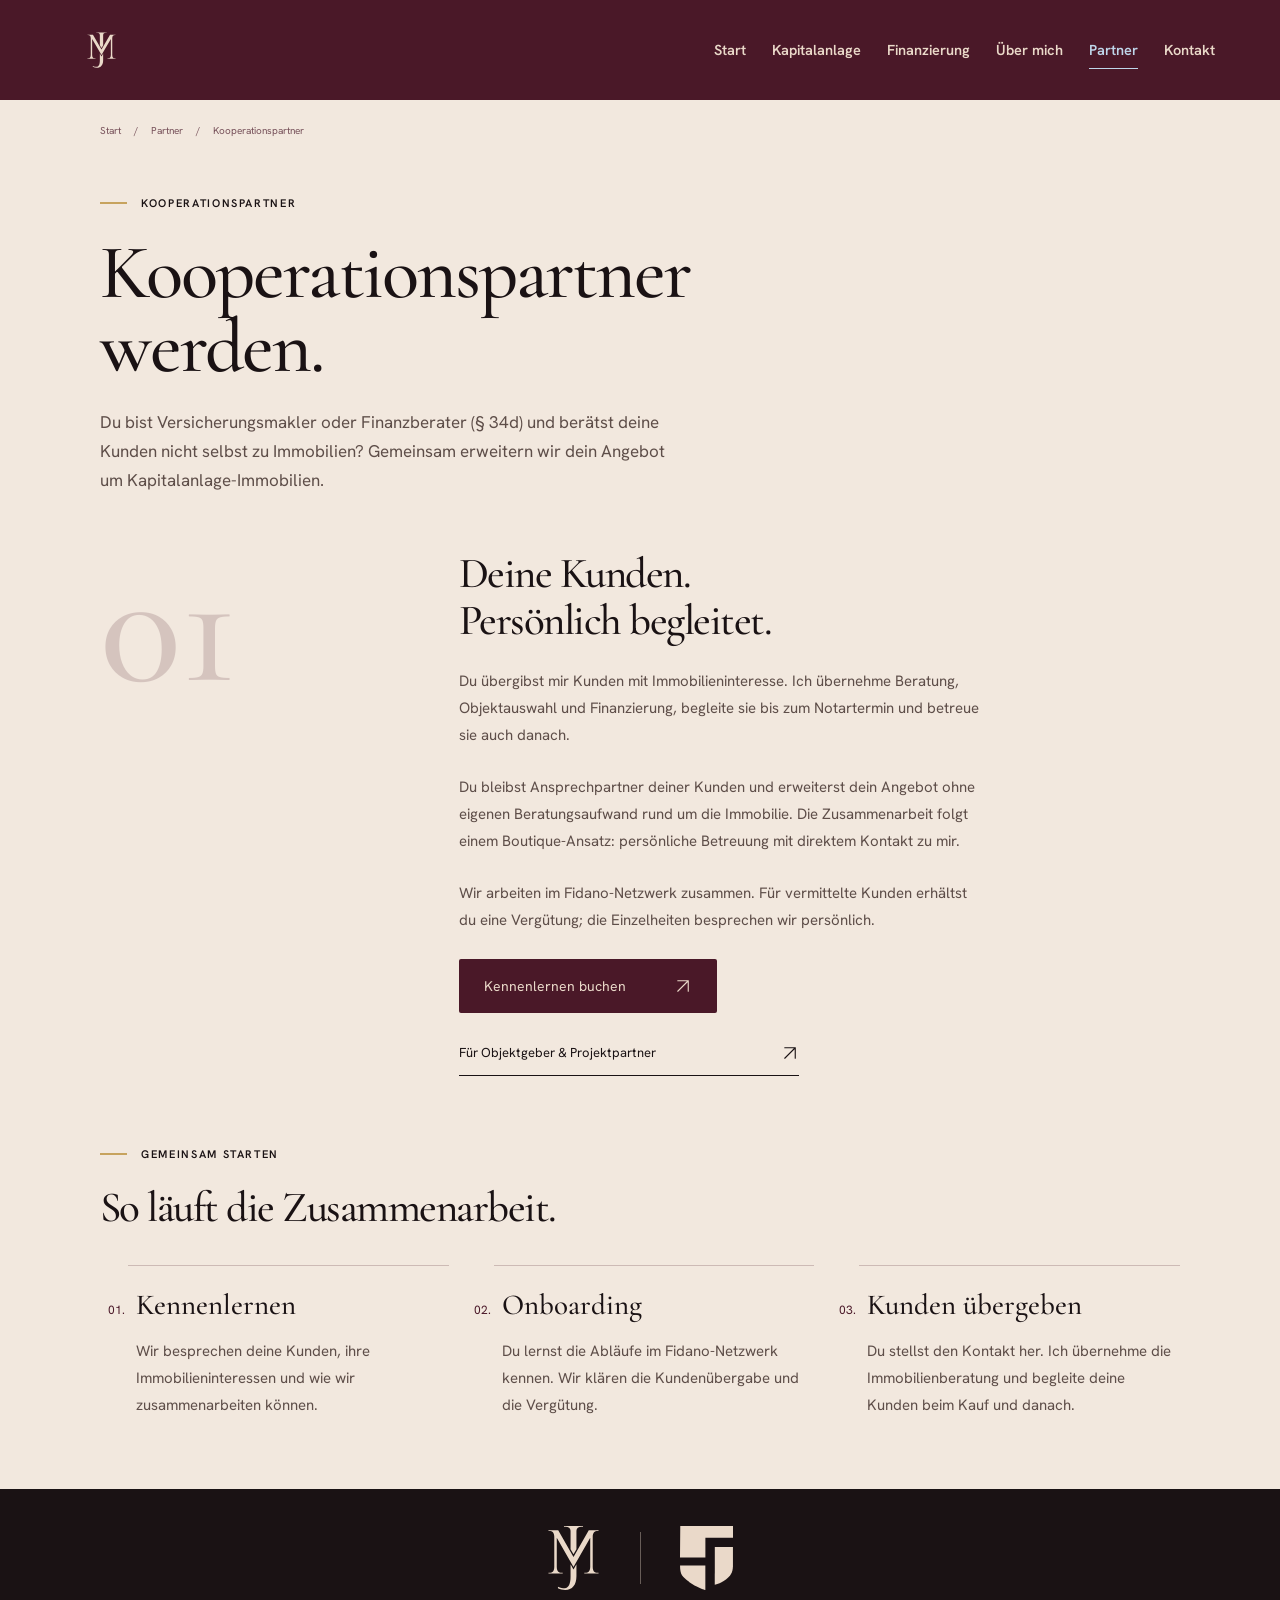
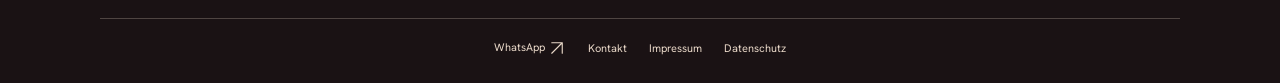
<file: partner/kooperationspartner/index.html>
<!doctype html><html lang="de"><head><meta charset="utf-8"><meta name="viewport" content="width=device-width,initial-scale=1"><meta name="theme-color" content="#EAD9C9"><title>Kooperationspartner · Julian Mühl</title><meta name="description" content="Erweitere als Versicherungsmakler oder Finanzberater dein Angebot um Kapitalanlage-Immobilien. Ich begleite deine Kunden persönlich im Fidano-Netzwerk."><link rel="canonical" href="https://julianmuehl.de/partner/kooperationspartner/"><meta property="og:title" content="Kooperationspartner · Julian Mühl"><meta property="og:description" content="Erweitere als Versicherungsmakler oder Finanzberater dein Angebot um Kapitalanlage-Immobilien. Ich begleite deine Kunden persönlich im Fidano-Netzwerk."><meta property="og:url" content="https://julianmuehl.de/partner/kooperationspartner/"><meta property="og:type" content="website"><meta property="og:locale" content="de_DE"><meta property="og:site_name" content="Julian Mühl"><meta property="og:image" content="https://julianmuehl.de/assets/og-julian.jpg"><meta property="og:image:width" content="1200"><meta property="og:image:height" content="630"><meta property="og:image:alt" content="Julian Mühl – Name und Porträt auf Cashmere-Hintergrund"><meta name="twitter:card" content="summary_large_image"><link rel="icon" href="/favicon.png" type="image/png" sizes="96x96"><link rel="icon" href="/assets/icons/favicon-dark-96.png" type="image/png" sizes="96x96" media="(prefers-color-scheme: dark)"><link rel="icon" href="/favicon.svg" type="image/svg+xml" sizes="any"><link rel="apple-touch-icon" href="/assets/icons/apple-touch-icon.png" sizes="180x180"><link rel="stylesheet" href="/styles.css?v=9n"><script src="/script.js?v=9n" defer></script></head><body class="inner-page"><a class="skip" href="#inhalt">Zum Inhalt</a><header class="header wrap"><a class="brand" href="/" aria-label="Julian Mühl – Start"><span class="header-emblem" aria-hidden="true"><img src="/assets/jm-light.svg" width="47" height="59" alt=""><i class="brand-glint"></i></span></a><nav aria-label="Hauptnavigation"><button class="menu-toggle" aria-label="Menü öffnen" aria-expanded="false" aria-controls="menu"><span class="menu-lines" aria-hidden="true"><i></i><i></i></span></button><div id="menu" class="menu"><a href="/" class="nav-link">Start</a><a href="/kapitalanlage/" class="nav-link">Kapitalanlage</a><a href="/finanzierung/" class="nav-link">Finanzierung</a><a href="/ueber-mich/" class="nav-link">Über mich</a><a href="/partner/" class="nav-link active" aria-current="location">Partner</a><a href="/kontakt/" class="nav-link">Kontakt</a></div></nav></header><main id="inhalt"><nav class="breadcrumbs wrap" aria-label="Brotkrumennavigation"><a href="/">Start</a><span aria-hidden="true">/</span><a href="/partner/">Partner</a><span aria-hidden="true">/</span><span aria-current="page">Kooperationspartner</span></nav><section class="page-intro wrap"><p class="eyebrow"><i></i>Kooperationspartner</p><h1>Kooperations&shy;partner<br>werden.</h1><p class="page-lead">Du bist Versicherungsmakler oder Finanzberater (§ 34d) und berätst deine Kunden nicht selbst zu Immobilien? Gemeinsam erweitern wir dein Angebot um Kapitalanlage-Immobilien.</p></section><section class="wrap partner-detail"><div class="route-number" aria-hidden="true">01</div><div><h2>Deine Kunden.<br>Persönlich begleitet.</h2><p>Du übergibst mir Kunden mit Immobilieninteresse. Ich übernehme Beratung, Objektauswahl und Finanzierung, begleite sie bis zum Notartermin und betreue sie auch danach.</p><p>Du bleibst Ansprechpartner deiner Kunden und erweiterst dein Angebot ohne eigenen Beratungsaufwand rund um die Immobilie. Die Zusammenarbeit folgt einem Boutique-Ansatz: persönliche Betreuung mit direktem Kontakt zu mir.</p><p>Wir arbeiten im Fidano-Netzwerk zusammen. Für vermittelte Kunden erhältst du eine Vergütung; die Einzelheiten besprechen wir persönlich.</p><a class="button" href="https://fidano-immo.de/termin-buchen/?fidano_tl=fc3019c7fa62e1696f828c609ffde8b0" target="_blank" rel="noopener noreferrer">Kennenlernen buchen <span aria-hidden="true"><svg class="ui-icon" viewBox="0 0 24 24" width="18" height="18" fill="none" stroke="currentColor" stroke-width="1.5" stroke-linecap="round" stroke-linejoin="round" aria-hidden="true" focusable="false"><path d="M5 19 19 5M5 5h14v14"/></svg></span></a><a class="text-link" href="/partner/objektgeber/">Für Objektgeber &amp; Projektpartner <span aria-hidden="true"><svg class="ui-icon" viewBox="0 0 24 24" width="18" height="18" fill="none" stroke="currentColor" stroke-width="1.5" stroke-linecap="round" stroke-linejoin="round" aria-hidden="true" focusable="false"><path d="M5 19 19 5M5 5h14v14"/></svg></span></a></div></section><section class="wrap partner-collaboration"><p class="eyebrow"><i></i>Gemeinsam starten</p><h2>So läuft die Zusammenarbeit.</h2><ol><li><h3>Kennenlernen</h3><p>Wir besprechen deine Kunden, ihre Immobilieninteressen und wie wir zusammenarbeiten können.</p></li><li><h3>Onboarding</h3><p>Du lernst die Abläufe im Fidano-Netzwerk kennen. Wir klären die Kundenübergabe und die Vergütung.</p></li><li><h3>Kunden übergeben</h3><p>Du stellst den Kontakt her. Ich übernehme die Immobilienberatung und begleite deine Kunden beim Kauf und danach.</p></li></ol></section></main><footer class="footer wrap footer-symbol-pair"><div class="footer-brands"><a class="brand" href="/" aria-label="Julian Mühl – Start"><img src="/assets/jm-footer.svg" width="50" height="64" alt="JM"></a><a class="footer-fidano" href="https://fidano-immo.de/" target="_blank" rel="noopener noreferrer" aria-label="Fidano-Website öffnen"><img src="/assets/fidano-symbol.svg" width="54" height="64" alt="Fidano"></a></div><div class="footer-links"><a href="https://wa.me/4917636362439?text=Hallo%20Julian%2C%20ich%20habe%20deine%20Seite%20gesehen%20und%20bin%20interessiert.%20Wann%20hast%20du%20kurz%20Zeit%20f%C3%BCr%20ein%20Gespr%C3%A4ch%3F" target="_blank" rel="noopener noreferrer">WhatsApp <svg class="ui-icon" viewBox="0 0 24 24" width="18" height="18" fill="none" stroke="currentColor" stroke-width="1.5" stroke-linecap="round" stroke-linejoin="round" aria-hidden="true" focusable="false"><path d="M5 19 19 5M5 5h14v14"/></svg></a><a href="/kontakt/">Kontakt</a><a href="/impressum/">Impressum</a><a href="/datenschutz/">Datenschutz</a></div></footer></body></html>
</file>
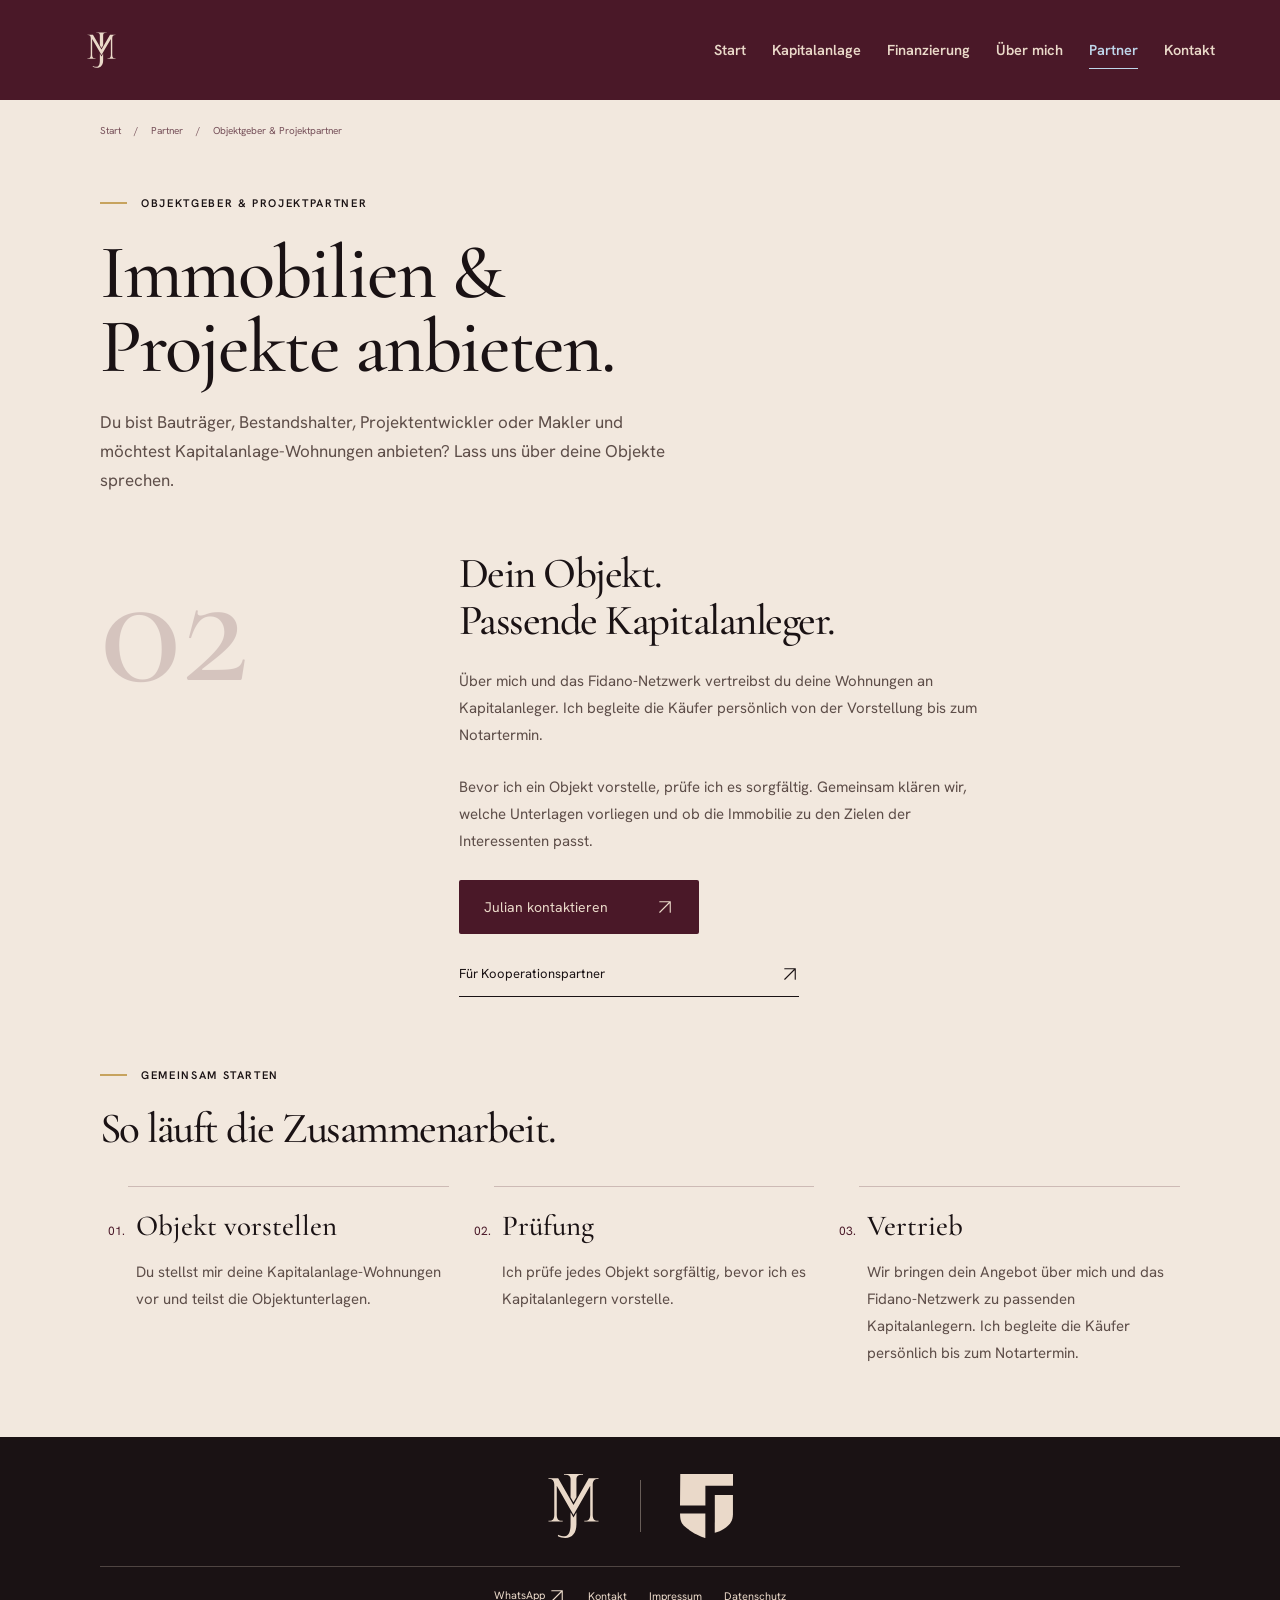
<file: partner/objektgeber/index.html>
<!doctype html><html lang="de"><head><meta charset="utf-8"><meta name="viewport" content="width=device-width,initial-scale=1"><meta name="theme-color" content="#EAD9C9"><title>Objektgeber & Projektpartner · Julian Mühl</title><meta name="description" content="Biete deine Kapitalanlage-Wohnungen über mich und das Fidano-Netzwerk an. Erfahre, wie wir dein Objekt prüfen und Käufer bis zum Notartermin begleiten."><link rel="canonical" href="https://julianmuehl.de/partner/objektgeber/"><meta property="og:title" content="Objektgeber &amp; Projektpartner · Julian Mühl"><meta property="og:description" content="Biete deine Kapitalanlage-Wohnungen über mich und das Fidano-Netzwerk an. Erfahre, wie wir dein Objekt prüfen und Käufer bis zum Notartermin begleiten."><meta property="og:url" content="https://julianmuehl.de/partner/objektgeber/"><meta property="og:type" content="website"><meta property="og:locale" content="de_DE"><meta property="og:site_name" content="Julian Mühl"><meta property="og:image" content="https://julianmuehl.de/assets/og-julian.jpg"><meta property="og:image:width" content="1200"><meta property="og:image:height" content="630"><meta property="og:image:alt" content="Julian Mühl – Name und Porträt auf Cashmere-Hintergrund"><meta name="twitter:card" content="summary_large_image"><link rel="icon" href="/favicon.png" type="image/png" sizes="96x96"><link rel="icon" href="/assets/icons/favicon-dark-96.png" type="image/png" sizes="96x96" media="(prefers-color-scheme: dark)"><link rel="icon" href="/favicon.svg" type="image/svg+xml" sizes="any"><link rel="apple-touch-icon" href="/assets/icons/apple-touch-icon.png" sizes="180x180"><link rel="stylesheet" href="/styles.css?v=9n"><script src="/script.js?v=9n" defer></script></head><body class="inner-page"><a class="skip" href="#inhalt">Zum Inhalt</a><header class="header wrap"><a class="brand" href="/" aria-label="Julian Mühl – Start"><span class="header-emblem" aria-hidden="true"><img src="/assets/jm-light.svg" width="47" height="59" alt=""><i class="brand-glint"></i></span></a><nav aria-label="Hauptnavigation"><button class="menu-toggle" aria-label="Menü öffnen" aria-expanded="false" aria-controls="menu"><span class="menu-lines" aria-hidden="true"><i></i><i></i></span></button><div id="menu" class="menu"><a href="/" class="nav-link">Start</a><a href="/kapitalanlage/" class="nav-link">Kapitalanlage</a><a href="/finanzierung/" class="nav-link">Finanzierung</a><a href="/ueber-mich/" class="nav-link">Über mich</a><a href="/partner/" class="nav-link active" aria-current="location">Partner</a><a href="/kontakt/" class="nav-link">Kontakt</a></div></nav></header><main id="inhalt"><nav class="breadcrumbs wrap" aria-label="Brotkrumennavigation"><a href="/">Start</a><span aria-hidden="true">/</span><a href="/partner/">Partner</a><span aria-hidden="true">/</span><span aria-current="page">Objektgeber & Projektpartner</span></nav><section class="page-intro wrap"><p class="eyebrow"><i></i>Objektgeber &amp; Projektpartner</p><h1>Immobilien &amp;<br>Projekte anbieten.</h1><p class="page-lead">Du bist Bauträger, Bestandshalter, Projektentwickler oder Makler und möchtest Kapitalanlage-Wohnungen anbieten? Lass uns über deine Objekte sprechen.</p></section><section class="wrap partner-detail"><div class="route-number" aria-hidden="true">02</div><div><h2>Dein Objekt.<br>Passende Kapitalanleger.</h2><p>Über mich und das Fidano-Netzwerk vertreibst du deine Wohnungen an Kapitalanleger. Ich begleite die Käufer persönlich von der Vorstellung bis zum Notartermin.</p><p>Bevor ich ein Objekt vorstelle, prüfe ich es sorgfältig. Gemeinsam klären wir, welche Unterlagen vorliegen und ob die Immobilie zu den Zielen der Interessenten passt.</p><a class="button" href="/kontakt/">Julian kontaktieren <span aria-hidden="true"><svg class="ui-icon" viewBox="0 0 24 24" width="18" height="18" fill="none" stroke="currentColor" stroke-width="1.5" stroke-linecap="round" stroke-linejoin="round" aria-hidden="true" focusable="false"><path d="M5 19 19 5M5 5h14v14"/></svg></span></a><a class="text-link" href="/partner/kooperationspartner/">Für Kooperationspartner <span aria-hidden="true"><svg class="ui-icon" viewBox="0 0 24 24" width="18" height="18" fill="none" stroke="currentColor" stroke-width="1.5" stroke-linecap="round" stroke-linejoin="round" aria-hidden="true" focusable="false"><path d="M5 19 19 5M5 5h14v14"/></svg></span></a></div></section><section class="wrap partner-collaboration"><p class="eyebrow"><i></i>Gemeinsam starten</p><h2>So läuft die Zusammenarbeit.</h2><ol><li><h3>Objekt vorstellen</h3><p>Du stellst mir deine Kapitalanlage-Wohnungen vor und teilst die Objektunterlagen.</p></li><li><h3>Prüfung</h3><p>Ich prüfe jedes Objekt sorgfältig, bevor ich es Kapitalanlegern vorstelle.</p></li><li><h3>Vertrieb</h3><p>Wir bringen dein Angebot über mich und das Fidano-Netzwerk zu passenden Kapitalanlegern. Ich begleite die Käufer persönlich bis zum Notartermin.</p></li></ol></section></main><footer class="footer wrap footer-symbol-pair"><div class="footer-brands"><a class="brand" href="/" aria-label="Julian Mühl – Start"><img src="/assets/jm-footer.svg" width="50" height="64" alt="JM"></a><a class="footer-fidano" href="https://fidano-immo.de/" target="_blank" rel="noopener noreferrer" aria-label="Fidano-Website öffnen"><img src="/assets/fidano-symbol.svg" width="54" height="64" alt="Fidano"></a></div><div class="footer-links"><a href="https://wa.me/4917636362439?text=Hallo%20Julian%2C%20ich%20habe%20deine%20Seite%20gesehen%20und%20bin%20interessiert.%20Wann%20hast%20du%20kurz%20Zeit%20f%C3%BCr%20ein%20Gespr%C3%A4ch%3F" target="_blank" rel="noopener noreferrer">WhatsApp <svg class="ui-icon" viewBox="0 0 24 24" width="18" height="18" fill="none" stroke="currentColor" stroke-width="1.5" stroke-linecap="round" stroke-linejoin="round" aria-hidden="true" focusable="false"><path d="M5 19 19 5M5 5h14v14"/></svg></a><a href="/kontakt/">Kontakt</a><a href="/impressum/">Impressum</a><a href="/datenschutz/">Datenschutz</a></div></footer></body></html>
</file>
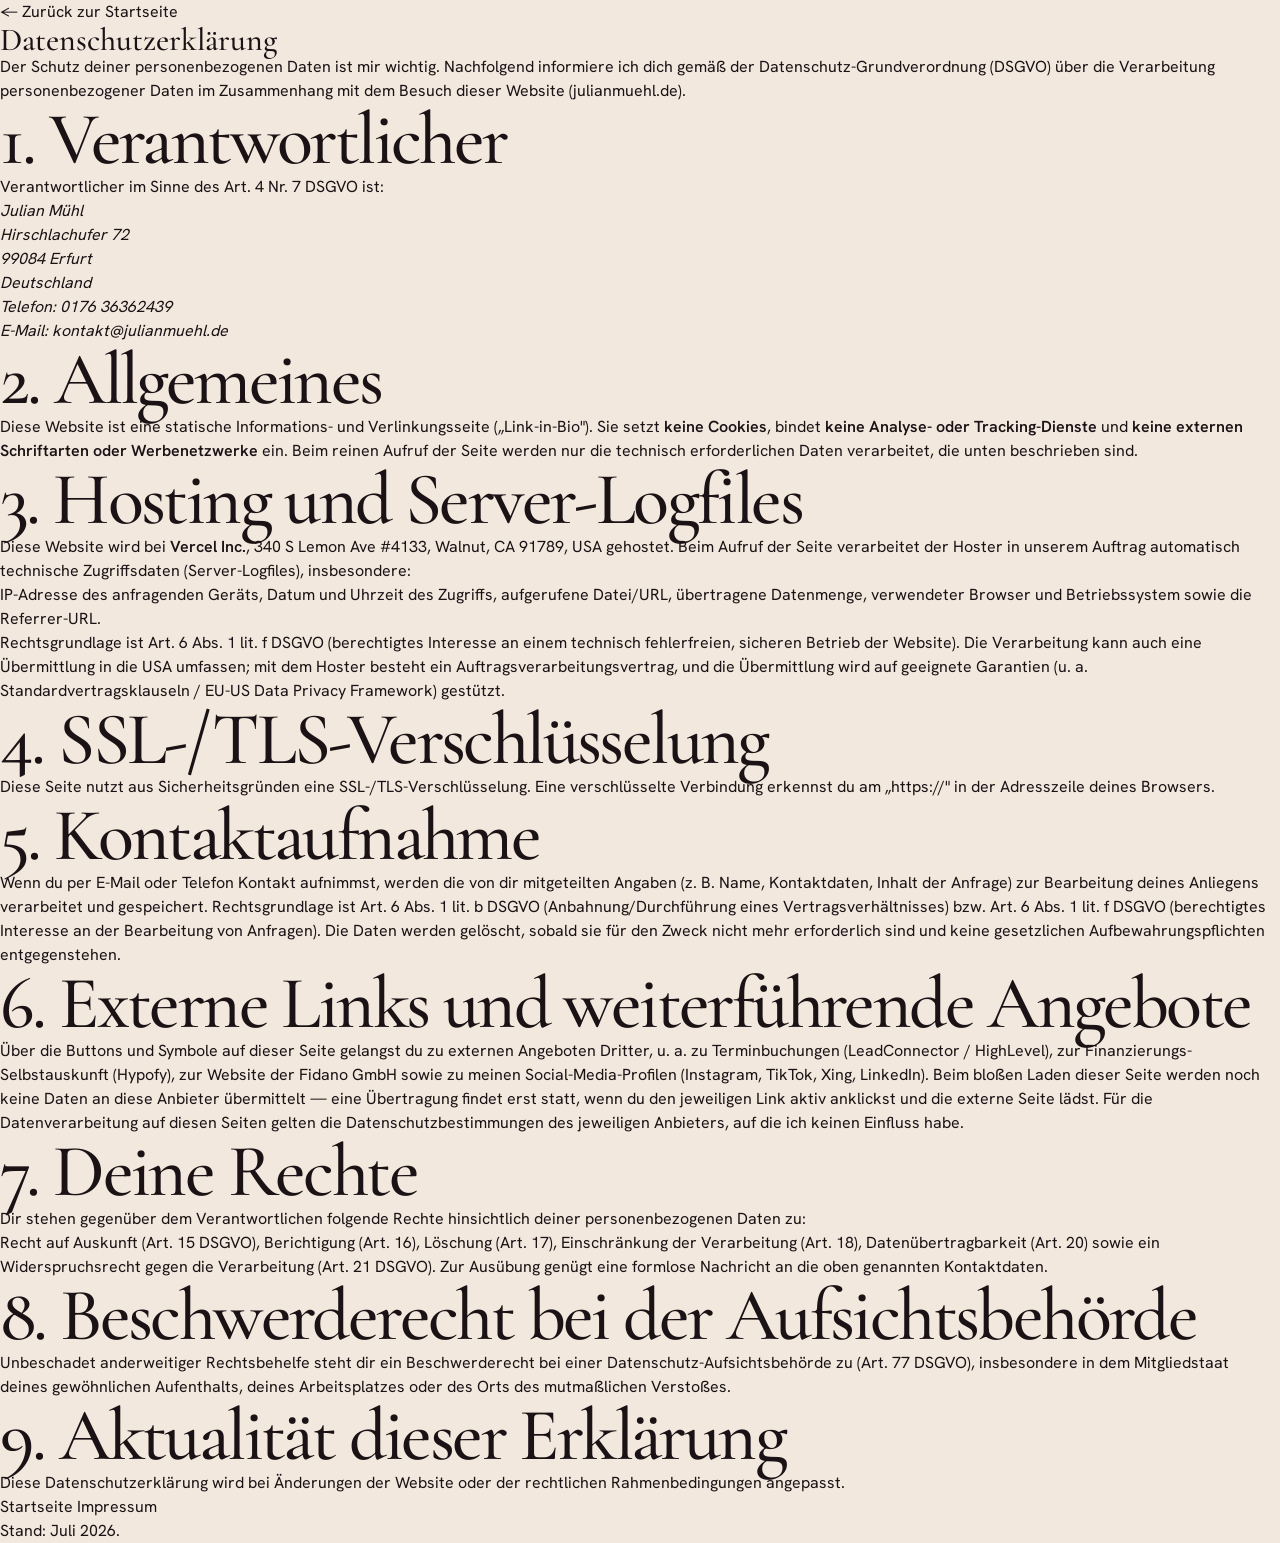
<file: datenschutz.html>
<!DOCTYPE html>
<html lang="de">
<head>
  <meta charset="UTF-8">
  <meta name="viewport" content="width=device-width, initial-scale=1, viewport-fit=cover">
  <title>Datenschutzerklärung | Julian Mühl</title>
  <meta name="description" content="Datenschutzerklärung von Julian Mühl – julianmuehl.de">
  <meta name="robots" content="noindex, follow">
  <meta name="theme-color" content="#936245">

  <link rel="icon" type="image/png" sizes="32x32" href="assets/icons/favicon-32.png">
  <link rel="icon" type="image/png" sizes="16x16" href="assets/icons/favicon-16.png">
  <link rel="apple-touch-icon" sizes="180x180" href="assets/icons/apple-touch-icon.png">

  <link rel="stylesheet" href="styles.css">
</head>
<body>
  <div class="legal-wrap">
    <main class="legal">
      <a class="legal-back" href="/">← Zurück zur Startseite</a>

      <h1>Datenschutzerklärung</h1>

      <p>
        Der Schutz deiner personenbezogenen Daten ist mir wichtig. Nachfolgend informiere ich dich
        gemäß der Datenschutz-Grundverordnung (DSGVO) über die Verarbeitung personenbezogener Daten
        im Zusammenhang mit dem Besuch dieser Website (julianmuehl.de).
      </p>

      <h2>1. Verantwortlicher</h2>
      <p>Verantwortlicher im Sinne des Art. 4 Nr. 7 DSGVO ist:</p>
      <address>
        Julian Mühl<br>
        Hirschlachufer 72<br>
        99084 Erfurt<br>
        Deutschland<br>
        Telefon: <a href="tel:+4917636362439">0176 36362439</a><br>
        E-Mail: <a href="mailto:kontakt@julianmuehl.de">kontakt@julianmuehl.de</a>
      </address>

      <h2>2. Allgemeines</h2>
      <p>
        Diese Website ist eine statische Informations- und Verlinkungsseite („Link-in-Bio"). Sie setzt
        <strong>keine Cookies</strong>, bindet <strong>keine Analyse- oder Tracking-Dienste</strong> und
        <strong>keine externen Schriftarten oder Werbenetzwerke</strong> ein. Beim reinen Aufruf der Seite
        werden nur die technisch erforderlichen Daten verarbeitet, die unten beschrieben sind.
      </p>

      <h2>3. Hosting und Server-Logfiles</h2>
      <p>
        Diese Website wird bei <strong>Vercel Inc.</strong>, 340 S Lemon Ave #4133, Walnut, CA 91789, USA
        gehostet. Beim Aufruf der Seite verarbeitet der Hoster in unserem Auftrag automatisch technische
        Zugriffsdaten (Server-Logfiles), insbesondere:
      </p>
      <p>
        IP-Adresse des anfragenden Geräts, Datum und Uhrzeit des Zugriffs, aufgerufene Datei/URL,
        übertragene Datenmenge, verwendeter Browser und Betriebssystem sowie die Referrer-URL.
      </p>
      <p>
        Rechtsgrundlage ist Art. 6 Abs. 1 lit. f DSGVO (berechtigtes Interesse an einem technisch
        fehlerfreien, sicheren Betrieb der Website). Die Verarbeitung kann auch eine Übermittlung in die
        USA umfassen; mit dem Hoster besteht ein Auftragsverarbeitungsvertrag, und die Übermittlung wird
        auf geeignete Garantien (u. a. Standardvertragsklauseln / EU-US Data Privacy Framework) gestützt.
      </p>

      <h2>4. SSL-/TLS-Verschlüsselung</h2>
      <p>
        Diese Seite nutzt aus Sicherheitsgründen eine SSL-/TLS-Verschlüsselung. Eine verschlüsselte
        Verbindung erkennst du am „https://" in der Adresszeile deines Browsers.
      </p>

      <h2>5. Kontaktaufnahme</h2>
      <p>
        Wenn du per E-Mail oder Telefon Kontakt aufnimmst, werden die von dir mitgeteilten Angaben
        (z. B. Name, Kontaktdaten, Inhalt der Anfrage) zur Bearbeitung deines Anliegens verarbeitet und
        gespeichert. Rechtsgrundlage ist Art. 6 Abs. 1 lit. b DSGVO (Anbahnung/Durchführung eines
        Vertragsverhältnisses) bzw. Art. 6 Abs. 1 lit. f DSGVO (berechtigtes Interesse an der Bearbeitung
        von Anfragen). Die Daten werden gelöscht, sobald sie für den Zweck nicht mehr erforderlich sind
        und keine gesetzlichen Aufbewahrungspflichten entgegenstehen.
      </p>

      <h2>6. Externe Links und weiterführende Angebote</h2>
      <p>
        Über die Buttons und Symbole auf dieser Seite gelangst du zu externen Angeboten Dritter,
        u. a. zu Terminbuchungen (LeadConnector / HighLevel), zur Finanzierungs-Selbstauskunft
        (Hypofy), zur Website der Fidano GmbH sowie zu meinen Social-Media-Profilen
        (Instagram, TikTok, Xing, LinkedIn). Beim bloßen Laden dieser Seite werden noch keine Daten an
        diese Anbieter übermittelt — eine Übertragung findet erst statt, wenn du den jeweiligen Link
        aktiv anklickst und die externe Seite lädst. Für die Datenverarbeitung auf diesen Seiten gelten
        die Datenschutzbestimmungen des jeweiligen Anbieters, auf die ich keinen Einfluss habe.
      </p>

      <h2>7. Deine Rechte</h2>
      <p>Dir stehen gegenüber dem Verantwortlichen folgende Rechte hinsichtlich deiner personenbezogenen Daten zu:</p>
      <p>
        Recht auf Auskunft (Art. 15 DSGVO), Berichtigung (Art. 16), Löschung (Art. 17), Einschränkung der
        Verarbeitung (Art. 18), Datenübertragbarkeit (Art. 20) sowie ein Widerspruchsrecht gegen die
        Verarbeitung (Art. 21 DSGVO). Zur Ausübung genügt eine formlose Nachricht an die oben genannten
        Kontaktdaten.
      </p>

      <h2>8. Beschwerderecht bei der Aufsichtsbehörde</h2>
      <p>
        Unbeschadet anderweitiger Rechtsbehelfe steht dir ein Beschwerderecht bei einer
        Datenschutz-Aufsichtsbehörde zu (Art. 77 DSGVO), insbesondere in dem Mitgliedstaat deines
        gewöhnlichen Aufenthalts, deines Arbeitsplatzes oder des Orts des mutmaßlichen Verstoßes.
      </p>

      <h2>9. Aktualität dieser Erklärung</h2>
      <p>
        Diese Datenschutzerklärung wird bei Änderungen der Website oder der rechtlichen Rahmenbedingungen
        angepasst.
      </p>

      <nav class="legal-links" aria-label="Rechtliches">
        <a href="/">Startseite</a>
        <a href="impressum.html">Impressum</a>
      </nav>

      <p class="legal-note">Stand: Juli 2026.</p>
    </main>
  </div>
</body>
</html>
</file>
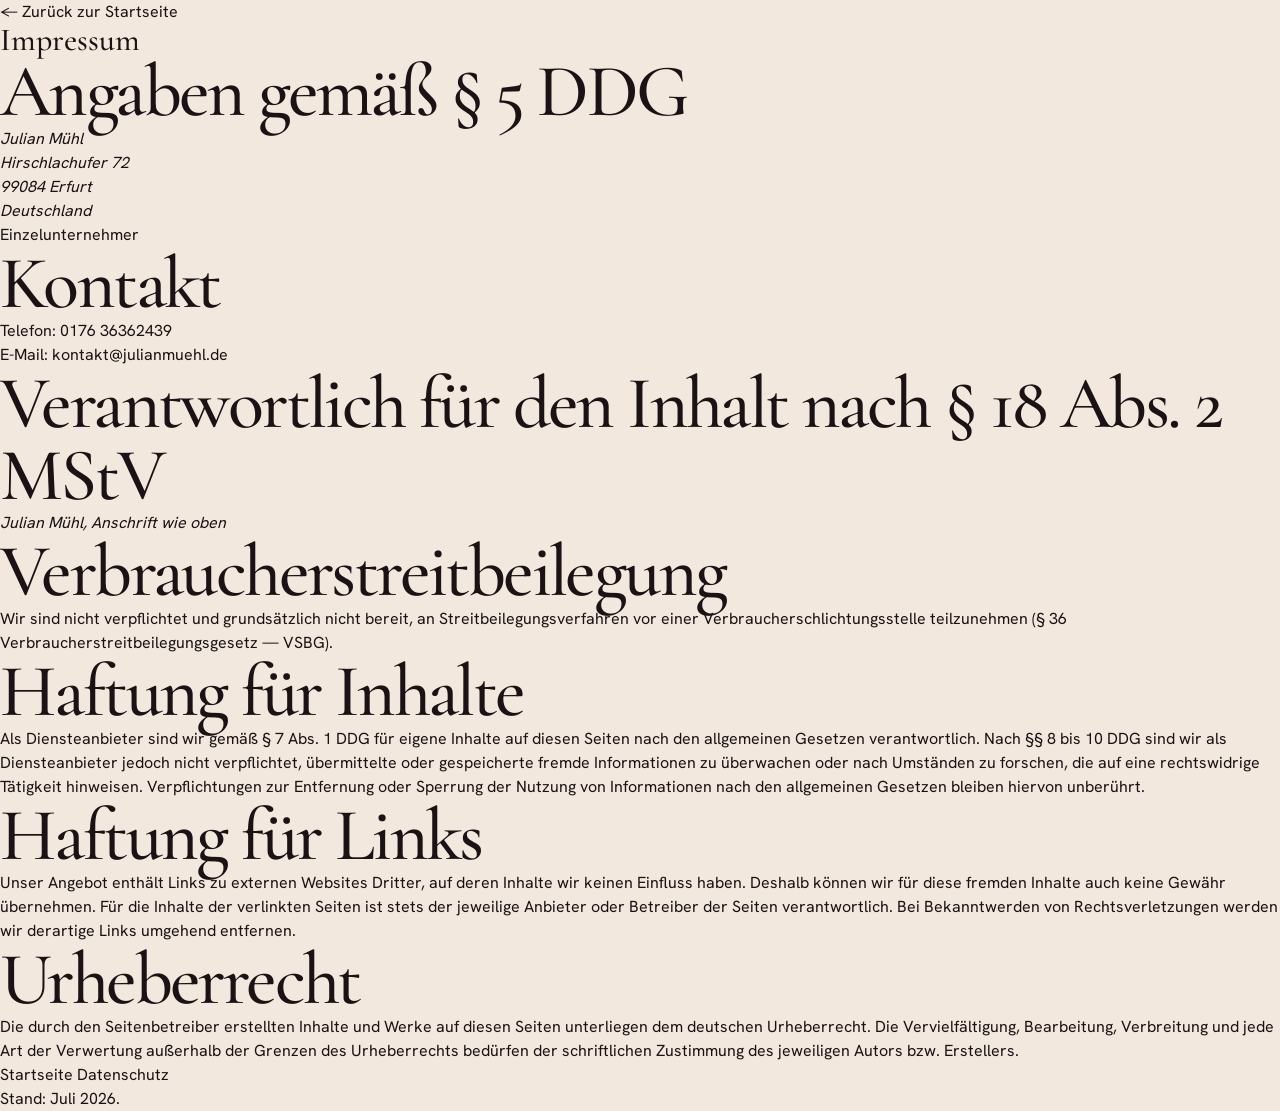
<file: impressum.html>
<!DOCTYPE html>
<html lang="de">
<head>
  <meta charset="UTF-8">
  <meta name="viewport" content="width=device-width, initial-scale=1, viewport-fit=cover">
  <title>Impressum | Julian Mühl</title>
  <meta name="description" content="Impressum von Julian Mühl – julianmuehl.de">
  <meta name="robots" content="noindex, follow">
  <meta name="theme-color" content="#936245">

  <link rel="icon" type="image/png" sizes="32x32" href="assets/icons/favicon-32.png">
  <link rel="icon" type="image/png" sizes="16x16" href="assets/icons/favicon-16.png">
  <link rel="apple-touch-icon" sizes="180x180" href="assets/icons/apple-touch-icon.png">

  <link rel="stylesheet" href="styles.css">
</head>
<body>
  <div class="legal-wrap">
    <main class="legal">
      <a class="legal-back" href="/">← Zurück zur Startseite</a>

      <h1>Impressum</h1>

      <h2>Angaben gemäß § 5 DDG</h2>
      <address>
        Julian Mühl<br>
        Hirschlachufer 72<br>
        99084 Erfurt<br>
        Deutschland
      </address>
      <p>Einzelunternehmer</p>

      <h2>Kontakt</h2>
      <p>
        Telefon: <a href="tel:+4917636362439">0176 36362439</a><br>
        E-Mail: <a href="mailto:kontakt@julianmuehl.de">kontakt@julianmuehl.de</a>
      </p>

      <h2>Verantwortlich für den Inhalt nach § 18 Abs. 2 MStV</h2>
      <address>
        Julian Mühl, Anschrift wie oben
      </address>

      <h2>Verbraucherstreitbeilegung</h2>
      <p>
        Wir sind nicht verpflichtet und grundsätzlich nicht bereit, an Streitbeilegungsverfahren vor
        einer Verbraucherschlichtungsstelle teilzunehmen (§ 36 Verbraucherstreitbeilegungsgesetz — VSBG).
      </p>

      <h2>Haftung für Inhalte</h2>
      <p>
        Als Diensteanbieter sind wir gemäß § 7 Abs. 1 DDG für eigene Inhalte auf diesen Seiten nach den
        allgemeinen Gesetzen verantwortlich. Nach §§ 8 bis 10 DDG sind wir als Diensteanbieter jedoch nicht
        verpflichtet, übermittelte oder gespeicherte fremde Informationen zu überwachen oder nach Umständen
        zu forschen, die auf eine rechtswidrige Tätigkeit hinweisen. Verpflichtungen zur Entfernung oder
        Sperrung der Nutzung von Informationen nach den allgemeinen Gesetzen bleiben hiervon unberührt.
      </p>

      <h2>Haftung für Links</h2>
      <p>
        Unser Angebot enthält Links zu externen Websites Dritter, auf deren Inhalte wir keinen Einfluss
        haben. Deshalb können wir für diese fremden Inhalte auch keine Gewähr übernehmen. Für die Inhalte
        der verlinkten Seiten ist stets der jeweilige Anbieter oder Betreiber der Seiten verantwortlich.
        Bei Bekanntwerden von Rechtsverletzungen werden wir derartige Links umgehend entfernen.
      </p>

      <h2>Urheberrecht</h2>
      <p>
        Die durch den Seitenbetreiber erstellten Inhalte und Werke auf diesen Seiten unterliegen dem
        deutschen Urheberrecht. Die Vervielfältigung, Bearbeitung, Verbreitung und jede Art der Verwertung
        außerhalb der Grenzen des Urheberrechts bedürfen der schriftlichen Zustimmung des jeweiligen Autors
        bzw. Erstellers.
      </p>

      <nav class="legal-links" aria-label="Rechtliches">
        <a href="/">Startseite</a>
        <a href="datenschutz.html">Datenschutz</a>
      </nav>

      <p class="legal-note">Stand: Juli 2026.</p>
    </main>
  </div>
</body>
</html>
</file>
<file: styles.css>
@font-face{font-family:PersonalSerif;src:url(assets/heading.ttf);font-weight:500;font-display:swap}@font-face{font-family:PersonalSans;src:url(assets/body.ttf);font-weight:400;font-display:swap}@font-face{font-family:PersonalSans;src:url(assets/body-medium.ttf);font-weight:600;font-display:swap}
:root{--cashmere:#ead9c9;--wine:#4a1828;--ink:#1a1214;--blue:#bfd6ea;--gold:#c7a35e;--paper:#f3e9df;--rule:rgba(74,24,40,.22)}*{box-sizing:border-box}html{scroll-behavior:smooth;scroll-padding-top:30px}body{margin:0;background:var(--cashmere);color:var(--wine);font:16px/1.5 PersonalSans,Arial,sans-serif;-webkit-font-smoothing:antialiased}a{color:inherit;text-decoration:none}button{font:inherit}img{display:block;max-width:100%;height:auto}h1,h2,h3,p{margin:0}h1,h2{font-family:PersonalSerif,Georgia,serif;font-weight:500;line-height:.97}h2{font-size:clamp(48px,5.8vw,80px);letter-spacing:-.035em}h3{font-weight:400}.wrap{width:min(1240px,calc(100% - 112px));margin-inline:auto}.draft{padding:9px 56px;display:flex;justify-content:space-between;gap:10px;background:var(--wine);color:var(--cashmere);font-size:10px;letter-spacing:.12em}.draft span:last-child{letter-spacing:.04em;opacity:.8}.header{min-height:122px;display:flex;justify-content:space-between;align-items:center;border-bottom:1px solid var(--rule)}.brand{display:flex;align-items:center;gap:20px;flex-shrink:0}.brand img{width:47px;height:59px;object-fit:contain}.brand span{font:500 29px PersonalSerif,Georgia,serif}.menu{display:flex;gap:33px;align-items:center;font-size:14px}.menu a{padding-block:13px}.menu a:hover,.text-link:hover,.footer a:hover{color:#7c3447}.menu .nav-contact{border-bottom:1px solid var(--wine);margin-left:10px}.nav-contact span{padding-left:18px}.menu-toggle{display:none}.hero{display:grid;grid-template-columns:1fr 1fr;gap:6%;align-items:center;padding-block:76px 65px}.eyebrow{text-transform:uppercase;letter-spacing:.15em;font-size:11px;font-weight:600;display:flex;align-items:center;gap:14px}.eyebrow i{width:27px;height:2px;background:var(--gold);flex-shrink:0}.hero h1{font-size:clamp(100px,11.7vw,168px);letter-spacing:-.05em;line-height:.83;margin:36px 0 28px}.hero h1 em{font-style:normal}.hero-services{font-size:18px;line-height:1.6}.button{display:inline-flex;gap:48px;justify-content:space-between;align-items:center;min-height:54px;padding:15px 25px;background:var(--wine);color:var(--cashmere);font-size:14px;transition:transform .2s,box-shadow .2s}.hero .button{margin-top:30px}.button:hover{transform:translateY(-2px);box-shadow:0 0 0 2px var(--blue)}.hero-down{display:flex;justify-content:space-between;max-width:220px;margin-top:34px;font-size:12px}.hero-visual{padding-top:18px;position:relative}.photo-frame{position:relative;aspect-ratio:4/4.65;background:#cbbbaa}.photo-frame:before{content:'';position:absolute;inset:-16px 18px 16px -16px;border:1px solid var(--gold);z-index:-1}.photo-frame img{width:100%;height:100%;object-fit:cover;object-position:53% 45%}.photo-caption{display:flex;justify-content:space-between;font-size:9px;letter-spacing:.11em;padding-top:17px;gap:10px}.ribbon{background:var(--wine);color:var(--cashmere);padding:25px 0}.ribbon .wrap{display:flex;align-items:center;justify-content:space-around;font:500 clamp(21px,2.7vw,37px) PersonalSerif}.ribbon i{width:5px;height:5px;transform:rotate(45deg);background:var(--gold)}.section{padding-block:110px}.section-head{margin-bottom:50px}.section-head h2{margin-top:23px}.section-caption{margin-top:24px;font-size:16px}.service-list article{display:grid;grid-template-columns:58px 1.1fr 1fr 20px;gap:22px;align-items:center;padding:30px 0;border-top:1px solid var(--rule)}.service-list article:last-child{border-bottom:1px solid var(--rule)}.index{font-size:12px;color:#77515a}.service-list h3{font:500 31px PersonalSerif;letter-spacing:-.02em}.service-list p{font-size:13px;line-height:1.75}.service-arrow{font-size:22px}.process{background:var(--wine);color:var(--cashmere)}.process-heading{display:flex;justify-content:space-between;gap:30px;align-items:end}.process-heading h2{margin-top:25px}.process-heading>p{font-size:14px;line-height:1.8;opacity:.8}.steps{list-style:none;display:grid;grid-template-columns:repeat(4,1fr);margin:65px 0 0;padding:0}.steps li{position:relative;border-top:1px solid #936b64;padding:30px 22px 0 0}.steps li:before{content:'';width:7px;height:7px;background:var(--gold);position:absolute;top:-4px;left:0;border-radius:50%}.steps li>span{color:var(--gold);font-size:13px}.steps h3{font:500 29px PersonalSerif;margin:23px 0 12px}.steps p{font-size:12px;opacity:.8;max-width:195px}.about{display:grid;grid-template-columns:.9fr 1.1fr;align-items:center;gap:10%}.about-mark{height:470px;background:var(--paper);display:flex;align-items:center;justify-content:center;flex-direction:column;gap:32px;position:relative}.about-mark img{width:180px;height:230px;object-fit:contain}.about-mark:after{content:'';width:70px;height:1px;background:var(--gold);position:absolute;bottom:76px}.about-mark>span{font-size:10px;letter-spacing:.3em;margin-bottom:30px}.about h2{margin-top:24px}.about-role{margin-top:25px;font-size:14px;max-width:330px}.about-facts{display:grid;grid-template-columns:1fr 1fr;gap:25px;margin-top:40px;border-top:1px solid var(--rule);padding-top:22px}.about-facts span{font-size:10px;text-transform:uppercase;letter-spacing:.12em}.about-facts h3{font:500 24px PersonalSerif;margin:14px 0 10px}.about-facts p{font-size:12px;line-height:1.7}.fidano-section{background:var(--paper);border-block:1px solid var(--rule)}.fidano-inner{display:flex;align-items:center;justify-content:space-between;gap:65px;padding-block:58px}.fidano-inner h2{font-size:48px;margin:21px 0 18px}.fidano-inner p:not(.eyebrow){font-size:14px}.fidano-logo{width:245px;flex-shrink:0}.fidano-logo img{width:100%;height:90px;object-fit:contain;mix-blend-mode:multiply}.fidano-logo>span{display:flex;justify-content:space-between;border-top:1px solid var(--rule);padding-top:16px;margin-top:12px;font-size:12px}.partner-grid{display:grid;grid-template-columns:1fr 1fr}.partner-grid article{border-top:1px solid var(--rule);padding:35px 45px 10px 0}.partner-grid article+article{border-left:1px solid var(--rule);padding-left:55px}.partner-grid h3{font:500 clamp(34px,4vw,51px)/1.1 PersonalSerif;margin:30px 0}.text-link{display:inline-flex;justify-content:space-between;gap:55px;border-bottom:1px solid currentColor;padding-block:12px;font-size:13px}.contact{background:var(--ink);color:var(--cashmere)}.contact-top{display:flex;justify-content:space-between;align-items:center;gap:40px}.contact-top h2{margin-top:25px;font-size:clamp(62px,7.5vw,100px)}.contact-actions{display:flex;flex-direction:column;align-items:stretch;min-width:270px}.button.light{background:var(--cashmere);color:var(--wine)}.contact .text-link:hover{color:var(--blue)}.contact .text-link{margin-top:15px}.booking-note{font-size:11px;opacity:.55;margin-top:18px}.tools{display:grid;grid-template-columns:1fr 1fr 1fr;align-items:center;gap:45px;margin-top:70px;border-top:1px solid #6b5859;padding-top:28px;font-size:12px}.tools>p{opacity:.65}.tools a{display:flex;justify-content:space-between;gap:15px;padding-block:12px}.tools a:hover{color:var(--blue)}.footer{display:flex;align-items:center;justify-content:space-between;gap:30px;padding-block:35px}.footer .brand img{width:32px;height:40px}.footer .brand span{font-size:24px}.footer>span{font-size:11px;opacity:.65}.footer>div{display:flex;gap:22px;font-size:11px}.skip{position:fixed;top:-100px;left:20px;background:var(--ink);color:white;padding:15px;z-index:100}.skip:focus{top:10px}:focus-visible{outline:2px solid #8a5d20;outline-offset:5px}.process :focus-visible,.contact :focus-visible{outline-color:var(--blue)}
@media(min-width:1500px){.hero{padding-block:90px}.hero-visual{max-width:560px}}@media(max-width:1000px){.wrap{width:calc(100% - 64px)}.draft{padding-inline:32px}.menu{gap:18px}.brand span{font-size:25px}.hero{gap:7%;padding-block:60px}.hero h1{font-size:120px}.service-list article{grid-template-columns:30px 1fr 1fr 15px;gap:14px}.service-list h3{font-size:26px}.steps h3{font-size:25px}.about{gap:7%}.about-mark{height:400px}.about-facts{gap:18px}.footer>span{display:none}.tools{gap:25px}.fidano-inner{gap:30px}}
@media(max-width:740px){.wrap{width:calc(100% - 40px)}.draft{padding:8px 20px;flex-direction:column;gap:2px;font-size:8px}.draft span:last-child{font-size:9px}.header{min-height:90px;position:relative;z-index:5}.brand{gap:13px}.brand img{width:34px;height:44px}.brand span{font-size:26px}.menu-toggle{display:flex;align-items:center;gap:14px;background:none;border:1px solid var(--rule);padding:10px 15px;color:var(--wine);font-size:12px}.menu-toggle span{font-size:18px;line-height:1}.menu{display:none;position:absolute;top:89px;right:0;left:0;background:var(--paper);padding:16px 22px;box-shadow:0 12px 20px #1a12141a;flex-direction:column;align-items:stretch;gap:0}.menu.open{display:flex}.menu a{border-bottom:1px solid var(--rule)}.menu .nav-contact{margin:0}.hero{grid-template-columns:1fr;gap:43px;padding-block:42px 35px}.hero h1{font-size:112px;margin:30px 0 23px}.hero-services{font-size:16px}.eyebrow{font-size:9px;letter-spacing:.12em;gap:10px}.hero .button{margin-top:24px}.hero-down{display:none}.hero-visual{padding:0 0 0 9px}.photo-frame{aspect-ratio:1.12}.photo-frame img{object-position:50% 43%}.photo-frame:before{inset:-9px 12px 9px -9px}.photo-caption{font-size:7px;letter-spacing:.09em;padding-top:12px}.ribbon{padding-block:20px}.ribbon .wrap{justify-content:space-between;font-size:23px}.ribbon i{width:3px;height:3px}.section{padding-block:65px}h2{font-size:52px}.section-head{margin-bottom:33px}.section-head h2{margin-top:19px}.section-caption{font-size:14px;margin-top:20px}.service-list article{grid-template-columns:23px 1fr 18px;gap:12px;padding-block:25px}.service-list h3{font-size:28px}.service-list p{grid-column:2;grid-row:2;font-size:12px}.service-arrow{grid-column:3;grid-row:1}.index{font-size:10px}.process-heading{display:block}.process-heading>p{margin-top:24px;font-size:13px}.steps{grid-template-columns:1fr;margin-top:38px}.steps li{padding:0 0 28px 38px;border-top:0;border-left:1px solid #936b64;display:grid;grid-template-columns:25px 1fr;column-gap:12px}.steps li:before{top:6px;left:-4px}.steps li>span{font-size:11px;margin-top:3px}.steps h3{margin:0 0 7px;font-size:29px}.steps p{grid-column:2;max-width:none}.steps li:last-child{padding-bottom:0}.about{grid-template-columns:1fr;gap:35px}.about-mark{height:210px}.about-mark img{width:100px;height:120px}.about-mark>span{display:none}.about-mark:after{bottom:28px;width:40px}.about h2 br{display:none}.about h2{font-size:51px}.about-role{font-size:13px;max-width:none}.about-facts{gap:20px;margin-top:30px}.about-facts h3{font-size:22px;overflow-wrap:anywhere}.about-facts p{font-size:12px}.fidano-inner{flex-direction:column;align-items:start;gap:30px;padding-block:45px}.fidano-inner h2{font-size:40px}.fidano-logo{width:195px}.fidano-logo img{height:65px}.partner-grid{grid-template-columns:1fr}.partner-grid article{padding:28px 0 35px}.partner-grid article+article{border-left:0;padding:28px 0 0}.partner-grid h3{font-size:43px;margin-block:23px}.contact-top{display:block}.contact-top h2{font-size:65px}.contact-actions{margin-top:32px;align-items:start;min-width:0}.contact-actions .button,.contact-actions .text-link{min-width:255px}.tools{grid-template-columns:1fr;gap:7px;margin-top:40px;padding-top:23px}.tools p{margin-bottom:8px}.tools a{padding-block:15px;border-bottom:1px solid #6b5859}.footer{flex-direction:column;align-items:start;gap:25px;padding-block:30px}.footer>div{flex-wrap:wrap;gap:25px}.footer .brand span{font-size:25px}}
@media(prefers-reduced-motion:reduce){html{scroll-behavior:auto}*,*:before,*:after{transition:none!important;animation:none!important}}

/* Entwurf 02: Orientierung am gesicherten Claude-Artefakt Gehversuch 1.0.
   Sachliche Platzhalter statt der nicht freigegebenen alten Werbeaussagen. */
:root{--paper:#f2e8de}body{color:var(--ink);background:var(--paper)}.wrap{width:min(1080px,calc(100% - 100px))}.draft{position:relative;z-index:10;background:var(--ink)}.header{position:absolute;z-index:8;left:0;right:0;min-height:100px;border:0;color:var(--wine)}.brand span{font-size:28px}.header .brand img{width:48px;height:60px}.header .brand{gap:23px}.menu-toggle{display:flex;width:46px;height:46px;border:1px solid currentColor;border-radius:50%;background:transparent;color:var(--wine);align-items:center;justify-content:center;padding:0;cursor:pointer}.menu-lines{display:flex;flex-direction:column;gap:5px}.menu-lines i{height:1px;width:17px;background:currentColor}.menu-toggle[aria-expanded="true"] .menu-lines i:first-child{transform:translateY(3px) rotate(45deg)}.menu-toggle[aria-expanded="true"] .menu-lines i:last-child{transform:translateY(-3px) rotate(-45deg)}.menu{display:none;position:absolute;right:0;left:auto;top:85px;width:265px;background:var(--paper);border:1px solid var(--rule);padding:12px;box-shadow:0 18px 40px #2a070c22;gap:0;flex-direction:column;align-items:stretch}.menu.open{display:flex}.menu a{padding:12px 15px;border-bottom:1px solid var(--rule);font-size:14px}.menu .nav-contact{margin:10px 0 0;background:var(--wine);color:var(--cashmere);border:0}.hero{position:relative;isolation:isolate;display:flex;align-items:center;width:100%;max-width:none;margin:0;min-height:650px;padding:155px max(50px,calc((100vw - 1080px)/2)) 80px;background:linear-gradient(150deg,#f4eae1,var(--cashmere))}.hero-copy{position:relative;z-index:2;width:52%;max-width:560px}.hero h1{font-size:clamp(49px,5.2vw,74px);letter-spacing:-.02em;line-height:1.02;margin:23px 0 22px;max-width:14ch;color:var(--ink)}.hero-services{font-size:17px;color:#5e4e49;line-height:1.7}.hero .eyebrow{font-size:11px;color:var(--wine)}.hero .button{margin-top:27px;gap:32px}.hero-down{display:inline-flex;border:1px solid var(--wine);padding:14px 20px;min-height:54px;margin:15px 0 0 10px;max-width:none;gap:20px;align-items:center;font-size:13px;color:var(--wine)}.hero-visual{position:absolute;z-index:-1;right:0;top:0;bottom:0;width:65%;padding:0;overflow:hidden;mask-image:linear-gradient(90deg,transparent 0%,#000 40%);-webkit-mask-image:linear-gradient(90deg,transparent 0%,#000 40%)}.photo-frame{height:100%;aspect-ratio:auto;background:none}.photo-frame:before{display:none}.photo-frame img{width:100%;height:100%;object-fit:cover;object-position:60% 38%}.photo-caption{display:none}.hero:after{content:'';position:absolute;inset:0;z-index:0;pointer-events:none;background:linear-gradient(90deg,#f1e5da 0%,#f1e5da 33%,#f1e5da00 70%)}.button{border-radius:2px;box-shadow:none}.pillars{background:var(--wine);color:var(--cashmere);padding-block:48px}.pillars-grid{display:grid;grid-template-columns:repeat(3,minmax(0,1fr));gap:45px}.pillars h2{font-size:29px;letter-spacing:0;line-height:1.15;margin-bottom:13px}.pillars p{font-size:14px;line-height:1.7;opacity:.85;max-width:290px}.monogram-divider{display:flex;justify-content:center;align-items:center;gap:22px;padding:24px max(50px,calc((100vw - 1080px)/2));}.monogram-divider i{height:1px;flex:1;opacity:.5}.monogram-divider img{object-fit:contain;width:25px;height:32px}.wine-divider{background:var(--wine);color:var(--gold)}.wine-divider i{background:var(--gold)}.section{padding-block:72px}.process .section{padding-block:35px 75px}.process-heading{display:block}.process-heading>p{display:none}.process-heading h2{font-size:43px;letter-spacing:-.01em;margin-top:15px}.process-heading .eyebrow{color:var(--gold)}.steps{margin-top:35px;gap:24px}.steps li{border-top:1px solid #bfd6ea70;padding:20px 0 0}.steps li:before{display:none}.steps li>span{display:inline-flex;width:34px;height:34px;border-radius:50%;align-items:center;justify-content:center;background:var(--gold);color:#2a070c;font:500 18px PersonalSerif}.steps h3{font-size:24px;margin:15px 0 11px}.steps p{font-size:13px;line-height:1.6;opacity:.8}.about{background:var(--paper);grid-template-columns:.8fr 1.2fr;gap:65px}.about-mark{height:360px;overflow:hidden;background:var(--cashmere)}.about-mark img{width:100%;height:100%;object-fit:cover;object-position:center 30%}.about-mark:after{display:none}.about h2{font-size:48px;letter-spacing:-.015em;margin-top:18px}.about-role{font-size:15px;line-height:1.7}.about-facts{margin-top:28px}.about-facts h3{color:var(--wine)}.fidano-section{background:var(--cashmere)}.fidano-inner{padding-block:45px}.fidano-inner h2{font-size:40px}.section-head h2{font-size:46px}.partner-grid h3{font-size:36px}.partner-grid article{padding-top:25px}.partner-grid .eyebrow{font-size:10px}.contact{background:var(--wine)}.contact-top{flex-direction:column;text-align:center;gap:30px}.contact-top h2{font-size:52px;line-height:1.05;letter-spacing:-.02em}.contact-top h2 br{display:none}.contact-top .eyebrow{justify-content:center}.contact-actions{align-items:center;min-width:0}.contact-actions .text-link{font-size:12px}.booking-note{opacity:.75}.tools{border-color:#ead9c950}.footer-divider{background:var(--wine);color:var(--blue);padding-top:5px;padding-bottom:30px}.footer-divider i{background:var(--blue)}.footer{background:var(--ink);color:var(--cashmere);width:100%;padding:25px max(50px,calc((100vw - 1080px)/2));}.footer .brand img{content:url(assets/jm-light.svg)}.footer .brand span{font-size:22px}.footer>span{display:none}.footer>div{gap:22px;font-size:11px}.footer a:hover{color:var(--blue)}
@media(min-width:1400px){.header .brand{position:relative}.header .brand img{position:absolute;left:-82px}.header .brand span{font-size:28px}}
@media(max-width:1000px){.wrap{width:calc(100% - 70px)}.hero{padding-inline:35px;min-height:610px}.hero h1{font-size:61px}.hero-copy{width:56%}.hero-visual{width:65%}.hero-down{margin-left:0;margin-top:12px}.hero .button{margin-right:10px}.pillars-grid{gap:30px}.about{gap:35px}.about-mark{height:340px}.footer{width:100%;padding-inline:35px}.monogram-divider{padding-inline:35px}}
@media(max-width:740px){.wrap{width:calc(100% - 40px)}.draft{padding:8px 20px}.header{min-height:90px}.header .brand img{width:36px;height:45px}.header .brand{gap:14px}.header .brand span{font-size:25px}.menu-toggle{width:43px;height:43px}.menu{top:78px;width:min(275px,100%)}.hero{display:block;min-height:760px;padding:130px 20px 340px}.hero-copy{width:100%;max-width:500px}.hero h1{font-size:clamp(43px,11.8vw,63px);margin-block:22px}.hero-services{font-size:15px}.hero .eyebrow{font-size:10px}.hero .button{min-height:49px;padding:12px 19px;gap:25px;margin-top:22px;margin-right:7px}.hero-down{display:inline-flex;min-height:49px;padding:12px 15px;font-size:12px;margin-left:0;margin-top:12px;gap:16px}.hero-visual{top:auto;bottom:0;height:390px;width:100%;mask-image:linear-gradient(180deg,transparent 0%,#000 35%);-webkit-mask-image:linear-gradient(180deg,transparent 0%,#000 35%)}.photo-frame img{object-position:50% 33%}.hero:after{background:linear-gradient(180deg,#f1e5da 0%,#f1e5da 48%,#f1e5da00 77%)}.pillars{padding-block:35px}.pillars-grid{grid-template-columns:1fr;gap:27px}.pillars h2{font-size:28px;margin-bottom:8px}.pillars p{max-width:100%;font-size:13px}.monogram-divider{padding:12px 20px;gap:18px}.monogram-divider img{width:20px;height:26px}.section{padding-block:50px}.process .section{padding-block:28px 48px}.process-heading h2{font-size:39px}.steps{grid-template-columns:repeat(2,minmax(0,1fr));gap:27px 20px;margin-top:27px}.steps li{display:block;border-left:0;border-top:1px solid #bfd6ea70;padding:18px 0 0}.steps li>span{margin:0;font-size:17px}.steps h3{font-size:25px;margin:13px 0 8px}.steps p{font-size:12px;max-width:none}.about{grid-template-columns:1fr;gap:30px}.about-mark{height:330px;max-width:420px;width:100%}.about h2{font-size:43px}.about-role{max-width:none;font-size:14px}.about-facts{margin-top:24px}.about-facts h3{font-size:22px}.fidano-inner{padding-block:36px;gap:25px}.fidano-inner h2{font-size:36px}.section-head h2{font-size:43px}.partner-grid h3{font-size:36px}.contact-top h2{font-size:43px}.contact-top h2 br{display:none}.contact-top{gap:0}.contact-actions{margin-top:25px;align-items:center}.contact-actions .text-link{min-width:230px}.tools{margin-top:35px;text-align:left}.footer{width:100%;padding:25px 20px;gap:23px}.footer-divider{padding-bottom:25px}}
/* Entwurf 03 · eigenständige Seiten und sichtbare Hauptnavigation. */
.header nav{margin-left:auto}.header .menu{display:flex;position:static;width:auto;flex-direction:row;align-items:center;gap:23px;padding:0;background:none;border:0;box-shadow:none}.header .menu a{padding:12px 0;border:0;font-size:13px;position:relative;white-space:nowrap}.header .menu a.active:not(.nav-contact):after{content:'';height:1px;position:absolute;bottom:6px;left:0;right:0;background:var(--wine)}.header .menu .nav-contact{margin:0 0 0 5px;padding:11px 18px;background:var(--wine);color:var(--cashmere)}.header .menu-toggle{display:none}.header .menu .nav-contact:hover{color:var(--cashmere);box-shadow:0 0 0 2px var(--blue)}.home-page .hero{min-height:640px}.pillars a{display:block}.pillars h2{display:flex;justify-content:space-between;align-items:center;gap:15px}.pillars h2 span{font:400 17px PersonalSans;opacity:.6;transition:transform .2s}.pillars a:hover h2 span{transform:translate(3px,-3px);opacity:1}.home-page .fidano-inner{padding-block:34px}.home-page .fidano-inner h2{font-size:33px;margin-block:15px}.home-page .fidano-logo{width:205px}.inner-page .header{position:relative;min-height:112px;border-bottom:1px solid var(--rule)}.breadcrumbs{display:flex;gap:13px;padding-top:23px;font-size:10px;color:#77515a}.breadcrumbs a:hover{text-decoration:underline}.page-intro{padding-top:57px;padding-bottom:60px}.page-intro h1{font-size:clamp(52px,6vw,82px);letter-spacing:-.025em;margin:24px 0}.page-lead{max-width:590px;font-size:17px;color:#5e4e49;line-height:1.7}.detail-layout{display:grid;grid-template-columns:.85fr 1.15fr;gap:70px;padding-top:15px;padding-bottom:75px}.detail-aside>span{font-size:10px;letter-spacing:.1em;text-transform:uppercase;color:var(--wine)}.detail-aside h2{font-size:37px;line-height:1.1;margin-top:24px}.detail-items article{display:flex;gap:25px;padding:22px 0;border-top:1px solid var(--rule)}.detail-items article>span{font-size:11px;color:var(--wine);padding-top:5px}.detail-items h3{font:500 27px PersonalSerif;margin-bottom:10px}.detail-items p{font-size:14px;color:#5e4e49;line-height:1.7}.inner-page .process .section{padding-block:55px 60px}.form-entry{display:flex;justify-content:space-between;align-items:center;gap:30px}.form-entry h2{font-size:39px;margin-top:20px;line-height:1.05}.next-step{background:var(--cashmere);padding-block:45px}.next-step>.wrap{display:flex;align-items:center;justify-content:space-between;gap:30px}.next-step h2{font-size:38px;margin-top:17px}.finance-tools{background:var(--wine);color:var(--cashmere);padding-block:55px}.finance-tools>.wrap{display:flex;justify-content:space-between;align-items:center;gap:35px}.finance-tools h2{font-size:47px;margin-block:20px}.finance-tools p:not(.eyebrow){font-size:14px;opacity:.85}.inner-page .about{padding-block:55px 70px}.inner-page .about h1{font-size:55px;line-height:1.1;margin-top:20px}.inner-page .partners{padding-top:0}.inner-page .partners .section-head{display:none}.partner-detail{display:grid;grid-template-columns:.6fr 1.4fr;gap:50px;padding-block:20px 70px}.route-number{font:500 170px/.9 PersonalSerif;color:var(--wine);opacity:.17}.partner-detail h2{font-size:43px;line-height:1.08}.partner-detail p{font-size:15px;line-height:1.8;margin-block:25px;max-width:520px;color:#5e4e49}.partner-detail .text-link{display:flex;max-width:340px;margin-top:18px}.inner-page .contact .section{padding-block:55px}.inner-page .contact-top h2{display:none}.inner-page .contact-top{flex-direction:row;text-align:left;align-items:start;justify-content:space-between}.inner-page .contact-top .eyebrow{justify-content:start;margin-top:13px}.inner-page .contact-actions{align-items:stretch;margin-top:0}.inner-page .tools{margin-top:40px}.footer{flex-wrap:wrap}.footer .brand{min-width:185px}
@media(min-width:1400px){.header .brand img{left:0;position:static}.header .brand{position:static}.header .brand span{font-size:27px}}
@media(max-width:1000px){.header .menu{gap:16px}.header .brand span{font-size:24px}.header .brand{gap:14px}.header .menu a{font-size:12px}.header .menu .nav-contact{padding:10px 13px;margin-left:0}.detail-layout{gap:40px}.detail-aside h2{font-size:33px}}
@media(max-width:900px){.header .menu-toggle{display:flex}.header .menu{display:none;position:absolute;top:84px;right:0;width:275px;padding:12px;background:var(--paper);border:1px solid var(--rule);box-shadow:0 18px 40px #2a070c22;flex-direction:column;align-items:stretch;gap:0}.header .menu.open{display:flex}.header .menu a{padding:12px 15px;border-bottom:1px solid var(--rule);font-size:14px}.header .menu a.active:not(.nav-contact){background:var(--cashmere)}.header .menu a.active:not(.nav-contact):after{display:none}.header .menu .nav-contact{padding:12px 15px;margin-top:10px}.inner-page .header{min-height:98px}}
@media(max-width:740px){.home-page .hero{min-height:760px}.home-page .fidano-inner{padding-block:32px}.home-page .fidano-inner h2{font-size:33px}.page-intro{padding-top:40px;padding-bottom:40px}.page-intro h1{font-size:clamp(43px,11.8vw,63px);margin-block:23px}.page-lead{font-size:15px}.breadcrumbs{padding-top:20px;font-size:9px;gap:10px;flex-wrap:wrap}.detail-layout{grid-template-columns:1fr;gap:30px;padding-top:5px;padding-bottom:45px}.detail-aside h2{font-size:33px;margin-top:15px}.detail-items article{gap:18px}.detail-items h3{font-size:26px}.detail-items p{font-size:13px}.form-entry{display:block}.form-entry h2{font-size:35px}.form-entry .button{margin-top:28px}.next-step{padding-block:35px}.next-step>.wrap{display:block}.next-step h2{font-size:33px}.next-step .button{margin-top:25px}.finance-tools{padding-block:40px}.finance-tools>.wrap{display:block}.finance-tools h2{font-size:42px}.finance-tools .button{margin-top:26px}.inner-page .about{padding-block:35px 45px}.inner-page .about h1{font-size:45px}.partner-detail{grid-template-columns:1fr;gap:24px;padding-block:0 45px}.route-number{font-size:85px}.partner-detail h2{font-size:36px}.partner-detail p{font-size:14px}.inner-page .contact-top{display:block}.inner-page .contact-actions{margin-top:24px}.inner-page .contact .section{padding-block:35px}.inner-page .contact-actions .text-link{min-width:0}.inner-page .contact-actions .button{width:fit-content}.footer>div{gap:18px}}
/* Entwurf 04 · Navigation mit festem Kontrast, klare Seiten, fünf Schritte. */
body{--nav-bg:#4a1828}header.header.wrap{position:relative;top:auto;min-height:100px;width:100%;padding:0 max(35px,calc((100vw - 1150px)/2));border:0;background:var(--nav-bg);color:var(--cashmere)}header.header .brand{color:var(--cashmere)}header.header .brand img{content:url(assets/jm-light.svg)}header.header .menu{background:transparent}header.header .menu a{color:var(--cashmere);font-weight:600}header.header .menu a:hover{color:var(--blue)}header.header .menu a.active:not(.nav-contact):after{background:var(--blue);height:2px}header.header .menu .nav-contact{background:var(--cashmere);color:var(--wine)}header.header .menu .nav-contact:hover{color:var(--wine)}header.header .menu-toggle{color:var(--cashmere)}header.header .menu-lines i{background:var(--cashmere)}.home-page .hero{padding-top:80px;min-height:550px}.home-page .hero-copy{z-index:3}.home-routes{background:var(--wine);color:var(--cashmere);padding-block:34px}.home-routes>.wrap{display:grid;grid-template-columns:repeat(3,minmax(0,1fr));gap:35px}.home-routes a{color:var(--cashmere);display:block;padding:10px 0}.home-routes a+a{border-left:1px solid #ead9c940;padding-left:30px}.home-routes a>span{font-size:9px;text-transform:uppercase;letter-spacing:.12em;color:var(--cashmere);opacity:.8}.home-routes h2{font-size:31px;line-height:1.2;margin-block:14px 9px;display:flex;align-items:center;justify-content:space-between;gap:15px;color:var(--cashmere)}.home-routes h2 b{font:400 20px PersonalSans;color:var(--blue)}.home-routes p{font-size:12px;color:var(--cashmere);opacity:.85}.home-routes a:hover h2{color:var(--blue)}.quick-process{display:inline-block;position:relative;margin:12px 0 0 5px;vertical-align:bottom;text-align:left}.quick-process>summary{list-style:none;cursor:pointer;display:flex;align-items:center;gap:20px;min-height:54px;border:1px solid var(--wine);padding:14px 18px;font-size:13px;color:var(--wine)}.quick-process>summary::-webkit-details-marker{display:none}.quick-process>summary>span{font-size:18px;line-height:1}.quick-process[open]>summary>span{transform:rotate(45deg)}.quick-process-panel{position:absolute;top:calc(100% + 10px);left:0;width:350px;padding:20px;background:var(--paper);border:1px solid var(--rule);box-shadow:0 15px 35px #2a070c22;z-index:20}.quick-process-panel ol{list-style:none;margin:0;padding:0}.quick-process-panel li{display:flex;align-items:center;gap:13px;padding:11px 0;border-bottom:1px solid var(--rule);font-size:12px}.quick-process-panel li span{color:var(--wine);font-size:10px}.quick-process-panel li strong{font-weight:400}.quick-process-panel>a{display:block;color:var(--wine);font-size:11px;margin-top:18px;text-decoration:underline;text-underline-offset:4px}.process .steps{grid-template-columns:repeat(5,minmax(0,1fr));gap:20px}.process .steps h3{font-size:23px;line-height:1.15;min-height:52px}.process .steps p{font-size:12px}.network-strip{display:flex;justify-content:space-between;align-items:center;gap:45px;padding-block:35px}.network-logos{display:flex;align-items:center;gap:25px;flex-shrink:0}.network-person{display:flex;align-items:center;gap:14px;color:var(--wine)}.network-person img{width:34px;height:43px;object-fit:contain}.network-person span{font:500 25px PersonalSerif;white-space:nowrap}.network-line{height:45px;width:1px;background:var(--rule)}.network-fidano img{width:165px;height:60px;object-fit:contain;mix-blend-mode:multiply}.network-caption{font-size:12px;line-height:1.7;max-width:280px}.network-caption>a{display:inline-flex;align-items:center;gap:30px;color:var(--wine);border-bottom:1px solid var(--rule);margin-top:10px;padding-bottom:5px}.finance-highlight{display:flex;gap:45px;align-items:center;border-top:1px solid var(--rule);border-bottom:1px solid var(--rule);padding-block:30px;margin-bottom:65px}.finance-highlight>strong{font:500 115px/1 PersonalSerif;color:var(--wine)}.finance-highlight h2{font-size:34px;line-height:1.1}.finance-highlight p{max-width:610px;font-size:14px;line-height:1.8;margin-top:18px;color:#5e4e49}.finance-process{padding-bottom:65px}.finance-process>h2{font-size:43px;line-height:1.08;margin-top:22px}.finance-process ol{list-style:none;margin:35px 0 0;padding:0;display:grid;grid-template-columns:1fr 1fr;gap:25px 45px}.finance-process li{display:flex;gap:20px;border-top:1px solid var(--rule);padding-top:20px}.finance-process li>span{font-size:11px;color:var(--wine);margin-top:5px}.finance-process h3{font:500 28px/1.1 PersonalSerif}.finance-process li p{font-size:14px;line-height:1.7;margin-top:15px;color:#5e4e49}.contact-page .page-intro{padding-bottom:35px}.contact-page .page-intro h1{font-size:68px}.contact-direct{display:grid;grid-template-columns:repeat(3,minmax(0,1fr));gap:20px;padding-bottom:55px}.contact-method{display:flex;flex-direction:column;background:var(--cashmere);border:1px solid var(--rule);padding:25px 23px;color:var(--wine);transition:transform .2s}.contact-method:hover{transform:translateY(-3px);box-shadow:0 0 0 1px var(--wine)}.method-number{font-size:10px;display:flex;justify-content:space-between;opacity:.7}.method-number i{font-style:normal;font-size:19px}.contact-method h2{font-size:36px;margin:20px 0 15px}.contact-method p{font-size:13px;line-height:1.6;overflow-wrap:anywhere}.method-action{margin-top:25px;font-size:12px;border-top:1px solid var(--rule);padding-top:15px}.contact-resources{background:var(--wine);color:var(--cashmere);padding-block:38px}.contact-resources>.wrap{display:grid;grid-template-columns:1fr 1fr;gap:50px;align-items:center}.contact-resources h2{font-size:34px;line-height:1.1;margin-top:17px}.resource-links a{display:flex;justify-content:space-between;gap:20px;font-size:13px;padding:16px 0;border-bottom:1px solid #ead9c960;color:var(--cashmere)}.resource-links a:hover{color:var(--blue)}.legal-content{max-width:860px;padding-block:45px 75px;overflow-wrap:anywhere}.legal-content h1{font-size:clamp(42px,6vw,68px);line-height:1.1;margin-bottom:20px}.legal-content h2{font-family:PersonalSans;font-weight:600;font-size:18px;letter-spacing:0;line-height:1.4;margin:33px 0 13px;color:var(--wine)}.legal-content p,.legal-content address{font-size:15px;line-height:1.85;max-width:73ch;margin-bottom:16px;font-style:normal}.legal-content a{text-decoration:underline;text-underline-offset:3px}.legal-content .legal-date{font-size:11px;color:#77515a;margin-bottom:30px}.legal-bottom{display:flex;gap:30px;border-top:1px solid var(--rule);padding-top:25px;margin-top:40px;font-size:13px}
@media(max-width:1000px){.network-strip{gap:25px}.network-logos{gap:20px}.network-person span{font-size:23px}.network-fidano img{width:145px}.network-caption{font-size:11px}.quick-process{margin-left:0}.process .steps{grid-template-columns:repeat(3,minmax(0,1fr));gap:30px}.process .steps h3{min-height:0}.contact-method{padding:22px 18px}.contact-method p{font-size:12px}}
@media(max-width:900px){header.header .menu{position:absolute;right:35px;top:82px;background:var(--wine);border:1px solid #ead9c970;box-shadow:0 16px 40px #1a121440}header.header .menu a{border-color:#ead9c940}header.header .menu a.active:not(.nav-contact){background:#3c1220;color:var(--cashmere)}header.header .menu .nav-contact{background:var(--cashmere);color:var(--wine)}}
@media(max-width:740px){header.header.wrap{min-height:83px;padding-inline:20px}header.header .menu{right:20px;top:73px}.home-page .hero{padding-top:45px;min-height:680px;padding-bottom:330px}.home-page .hero-copy{width:100%}.home-page .hero h1{margin-top:22px}.home-routes{padding-block:20px}.home-routes>.wrap{grid-template-columns:1fr;gap:0}.home-routes a{padding:22px 0}.home-routes a+a{border-left:0;border-top:1px solid #ead9c940;padding-left:0}.home-routes h2{font-size:31px;margin-block:9px}.quick-process{margin-left:0;vertical-align:bottom}.quick-process>summary{min-height:49px;padding:12px 14px;gap:12px;font-size:12px}.quick-process-panel{width:min(330px,calc(100vw - 40px));left:auto;right:0}.process .steps{grid-template-columns:1fr;gap:25px}.process .steps li{display:grid;grid-template-columns:35px 1fr;gap:13px;align-items:start}.process .steps li>span{grid-row:1/3}.process .steps h3{font-size:26px;line-height:1.15;margin:3px 0 0}.process .steps p{grid-column:2;font-size:13px;max-width:none}.network-strip{display:block;padding-block:30px}.network-logos{gap:17px;justify-content:start;flex-wrap:wrap}.network-person{gap:10px}.network-person span{font-size:22px}.network-person img{width:27px;height:35px}.network-fidano img{width:130px;height:48px}.network-line{height:35px}.network-caption{margin-top:20px;font-size:12px;max-width:none}.network-caption>a{margin-top:8px}.finance-highlight{display:block;padding-block:25px;margin-bottom:40px}.finance-highlight>strong{font-size:92px}.finance-highlight h2{font-size:31px;margin-top:20px}.finance-highlight p{font-size:13px}.finance-process{padding-bottom:45px}.finance-process>h2{font-size:36px}.finance-process ol{grid-template-columns:1fr;gap:25px}.finance-process h3{font-size:27px}.finance-process li p{font-size:13px}.contact-page .page-intro{padding-bottom:25px}.contact-page .page-intro h1{font-size:50px}.contact-direct{grid-template-columns:1fr;gap:14px;padding-bottom:35px}.contact-method{padding:22px}.contact-method h2{font-size:34px;margin-block:12px}.contact-method p{font-size:14px}.method-action{margin-top:18px}.contact-resources{padding-block:30px}.contact-resources>.wrap{grid-template-columns:1fr;gap:24px}.contact-resources h2{font-size:32px}.legal-content{padding-block:35px 50px}.legal-content h1{font-size:44px}.legal-content h2{font-size:17px}.legal-content p,.legal-content address{font-size:14px}.legal-bottom{gap:20px;flex-wrap:wrap}}

/* Keep the compact native disclosure clear of the next section when expanded. */
.home-page .hero:has(.quick-process[open]){padding-bottom:320px}@media(max-width:740px){.home-page .hero:has(.quick-process[open]){padding-bottom:590px}}

/* Personal story: verified first-person draft, with MMA images to follow. */
.about-intro{font:500 27px/1.4 PersonalSerif;margin-top:25px;max-width:430px}.about-study{font-size:11px;color:#77515a;line-height:1.7;border-top:1px solid var(--rule);padding-top:20px;margin-top:28px}.personal-story{padding-bottom:65px}.personal-story article{display:grid;grid-template-columns:.65fr 1.35fr;gap:65px;border-top:1px solid var(--rule);padding-block:40px}.story-index{font-size:10px;text-transform:uppercase;letter-spacing:.11em;color:var(--wine);padding-top:7px}.personal-story h2{font-size:41px;line-height:1.06;letter-spacing:-.02em;margin-bottom:25px}.personal-story p{font-size:15px;line-height:1.85;color:#5e4e49;max-width:650px}.personal-story p+p{margin-top:17px}.mma-section{background:var(--blue);padding-block:50px}.mma-inner{display:grid;grid-template-columns:1fr 1fr;gap:65px;align-items:center}.mma-inner h2{font-size:44px;line-height:1.05;margin-top:20px}.mma-inner>p{font-size:15px;line-height:1.9;color:#403c40}.capital-questions{padding-block:60px}.capital-questions h2{font-size:39px;margin:23px 0 32px}.capital-questions details{border-top:1px solid var(--rule)}.capital-questions details:last-child{border-bottom:1px solid var(--rule)}.capital-questions summary{display:flex;justify-content:space-between;align-items:center;gap:20px;cursor:pointer;list-style:none;padding-block:22px;color:var(--wine);font-size:16px}.capital-questions summary::-webkit-details-marker{display:none}.capital-questions summary span{font-size:23px;font-weight:400}.capital-questions details[open] summary span{transform:rotate(45deg)}.capital-questions details>p{padding-bottom:25px;max-width:760px;font-size:14px;line-height:1.9;color:#5e4e49}@media(max-width:740px){.about-intro{font-size:25px;margin-top:20px}.personal-story{padding-bottom:35px}.personal-story article{grid-template-columns:1fr;gap:22px;padding-block:30px}.personal-story h2{font-size:35px;margin-bottom:20px}.personal-story p{font-size:14px}.mma-section{padding-block:35px}.mma-inner{grid-template-columns:1fr;gap:25px}.mma-inner h2{font-size:39px}.mma-inner>p{font-size:14px}.capital-questions{padding-block:40px}.capital-questions h2{font-size:34px}.capital-questions summary{font-size:15px}.capital-questions details>p{font-size:13px}}

.finance-scope{padding-block:55px}.finance-scope h2{font-size:48px;line-height:1.05;margin:23px 0}.finance-scope>p:not(.eyebrow){font-size:15px;line-height:1.85;max-width:720px;color:#5e4e49}@media(max-width:740px){.finance-scope{padding-block:40px}.finance-scope h2{font-size:39px}.finance-scope>p:not(.eyebrow){font-size:14px}}
/* Entwurf 05: Erstgespräche zuerst, Marken gemeinsam im Fuß, souveränere Inhalte. */
header.header nav{display:flex;align-items:center;gap:22px}header.header .menu{gap:20px}header.header .menu a{font-size:12px}.header-appointment{display:inline-flex;align-items:center;justify-content:center;gap:17px;background:var(--cashmere);color:var(--wine);padding:12px 17px;font-size:12px;font-weight:600;white-space:nowrap;border:1px solid transparent}.header-appointment:hover{border-color:var(--blue);box-shadow:0 0 0 1px var(--blue)}.appointment-panel{display:flex;justify-content:space-between;align-items:center;gap:35px;padding:28px 32px;background:var(--cashmere);border-left:3px solid var(--gold);margin-bottom:45px}.appointment-panel h2{font-size:35px;line-height:1.08;margin-top:14px}.appointment-panel p:not(.eyebrow){font-size:13px;line-height:1.75;margin-top:14px;max-width:560px}.appointment-panel .button{flex-shrink:0;gap:25px}.inner-page .page-intro{padding-bottom:35px}.inner-page .process .section{padding-block:45px 55px}.finance-highlight{margin-bottom:0}.finance-scope{padding-block:35px 50px}.finance-process{padding-top:5px}.about+.appointment-panel{margin-top:0;margin-bottom:15px}.contact-bookings{padding-bottom:35px}.contact-bookings h2{font-size:39px;margin-top:18px}.booking-options{display:grid;grid-template-columns:1fr 1fr;gap:20px;margin-top:25px}.booking-options>a{position:relative;background:var(--wine);color:var(--cashmere);padding:23px 47px 23px 24px}.booking-options>a>span{display:block;text-transform:uppercase;font-size:9px;letter-spacing:.15em;opacity:.8}.booking-options strong{display:block;font:500 28px/1.15 PersonalSerif;margin-top:13px}.booking-options b{position:absolute;top:24px;right:21px;font:400 21px PersonalSans;color:var(--blue)}.booking-options a:hover{box-shadow:0 0 0 2px var(--blue)}.contact-page .contact-direct{padding-top:5px}.footer-brands{display:flex!important;align-items:center;gap:28px!important}.footer-fidano{display:block;width:150px;height:58px;padding-left:25px;border-left:1px solid #ead9c960}.footer-fidano>span{display:block;width:125px;height:58px;background:var(--cashmere);mask:url(assets/fidano-negative.png) center/contain no-repeat;-webkit-mask:url(assets/fidano-negative.png) center/contain no-repeat}.footer>.footer-brands{flex-shrink:0}.footer>.footer-links{display:flex;align-items:center;gap:22px;font-size:11px}.footer .brand{min-width:0}.footer{gap:25px}.footer .brand span{font-size:23px}.footer{padding-block:23px}
@media(max-width:1100px){header.header .menu-toggle{display:flex}header.header .menu{display:none;position:absolute;top:82px;right:35px;width:275px;padding:12px;background:var(--wine);border:1px solid #ead9c970;box-shadow:0 16px 40px #1a121440;flex-direction:column;align-items:stretch;gap:0}header.header .menu.open{display:flex}header.header .menu a{font-size:14px;padding:12px 15px;border-bottom:1px solid #ead9c940}header.header .menu a.active:not(.nav-contact){background:#3c1220}.header-appointment{padding:12px 16px}header.header nav{gap:13px}.appointment-panel{gap:25px;padding-inline:25px}.appointment-panel h2{font-size:31px}.footer{flex-direction:column;align-items:stretch}.footer .footer-brands{justify-content:flex-start}.footer>.footer-links{justify-content:flex-start}}
@media(max-width:740px){header.header nav{gap:10px}.header-appointment{font-size:10px;gap:9px;padding:11px 12px}.header-appointment span{display:none}header.header .brand{gap:10px}header.header .brand span{font-size:22px}header.header .brand img{width:30px;height:38px}.header .menu-toggle{width:38px;height:38px}.appointment-panel{display:block;padding:24px 22px;margin-bottom:35px}.appointment-panel h2{font-size:30px}.appointment-panel .button{margin-top:23px;font-size:12px}.appointment-panel p:not(.eyebrow){font-size:13px}.contact-bookings h2{font-size:33px}.booking-options{grid-template-columns:1fr;gap:13px}.booking-options strong{font-size:29px}.contact-bookings{padding-bottom:25px}.footer-brands{gap:20px!important}.footer-fidano{width:130px;height:50px;padding-left:18px}.footer-fidano>span{width:112px;height:50px}.footer .brand span{font-size:23px}.footer>.footer-links{flex-wrap:wrap;gap:18px;font-size:11px}}

/* Native details within the five steps, usable without hover or JavaScript. */
.process-heading>p.process-hint{display:block;color:var(--cashmere);opacity:.7;font-size:11px;margin-top:20px}.steps .step-detail{margin-top:20px;border-top:1px solid #ead9c950}.step-detail summary{display:flex;align-items:center;justify-content:space-between;gap:15px;list-style:none;cursor:pointer;padding:13px 0;color:var(--blue);font-size:12px}.step-detail summary::-webkit-details-marker{display:none}.step-detail summary i{font-style:normal;font-size:18px}.step-detail[open] summary i{transform:rotate(45deg)}.steps .step-detail p{opacity:1;max-width:none;font-size:12px;line-height:1.8}.steps .step-detail p.step-learning{color:var(--blue);border-top:1px solid #bfd6ea40;margin-top:16px;padding-top:14px}.step-detail summary:focus-visible{outline:2px solid var(--blue);outline-offset:3px}@media(max-width:740px){.steps .step-detail{grid-column:2;margin-top:3px}.steps .step-detail p{font-size:13px}.process-heading>p.process-hint{font-size:12px}}

/* Ausgewählte Variante C: nur JM und Fidano, mittig, Links darunter. */
.footer.footer-variant-c{display:flex;flex-direction:column;align-items:center;gap:25px;padding-block:38px 26px}.footer-variant-c>.footer-brands{display:flex;justify-content:center;align-items:center;gap:38px!important}.footer-variant-c .brand img{width:52px;height:66px;object-fit:contain}.footer-variant-c .footer-fidano{width:176px;height:74px;padding-left:30px;border-left:1px solid #ead9c960}.footer-variant-c .footer-fidano>span{width:145px;height:74px}.footer-variant-c>.footer-links{width:100%;border-top:1px solid #ead9c950;padding-top:22px;justify-content:center;gap:25px}@media(max-width:740px){.footer.footer-variant-c{padding-block:30px 24px;gap:23px}.footer-variant-c>.footer-brands{gap:29px!important}.footer-variant-c .brand img{width:43px;height:55px}.footer-variant-c .footer-fidano{width:158px;height:65px;padding-left:25px}.footer-variant-c .footer-fidano>span{width:132px;height:65px}.footer-variant-c>.footer-links{justify-content:center;gap:18px;padding-top:21px}}

/* iPhone presentation correction: deterministic icons and content-sized layouts. */
html{-webkit-text-size-adjust:100%;text-size-adjust:100%}
.ui-icon{display:inline-block;width:18px;height:18px;flex:0 0 18px;vertical-align:middle}
.button,.text-link{max-width:100%;min-width:0;overflow-wrap:anywhere}
.button>span[aria-hidden],.text-link>span[aria-hidden],.quick-process>summary>span,.capital-questions summary>span,.step-detail summary>i{display:inline-flex;flex:0 0 auto;align-items:center;justify-content:center}
.header .menu-toggle{padding:0;flex-shrink:0;-webkit-appearance:none;appearance:none}
.booking-options>a,.appointment-panel>div,.finance-process li>div,.detail-items article>div{min-width:0}
.booking-options strong{overflow-wrap:anywhere}
.footer-variant-c>.footer-brands{flex-wrap:nowrap}
.footer-variant-c .brand,.footer-variant-c .footer-fidano{flex-shrink:0}
@media(max-width:740px){
 header.header.wrap{gap:10px}
 header.header nav{min-width:0;gap:8px}
 header.header .brand{gap:8px}
 header.header .brand span{font-size:clamp(18px,5.4vw,22px)}
 header.header .menu-toggle{width:38px;height:38px;padding:0}
 header.header .menu{top:calc(100% - 10px);left:20px;right:20px;width:auto;max-width:none}
 .header-appointment{padding:10px 9px}
 .home-page .hero:has(.quick-process[open]){padding-bottom:330px}
 .quick-process{display:block;width:100%;max-width:350px;margin:12px 0 0}
 .quick-process>summary{width:fit-content;max-width:100%}
 .quick-process-panel{position:static;inset:auto;width:100%;margin-top:10px}
 .quick-process-panel li>span{flex-shrink:0}
 .hero .button{margin-right:0}
 .button{gap:16px;padding-inline:16px}
 .appointment-panel .button{flex-shrink:1}
 .process .steps>li{grid-template-columns:34px minmax(0,1fr);column-gap:13px;row-gap:10px}
 .process .steps>li>span{grid-column:1;grid-row:1;width:34px;height:34px}
 .process .steps>li>h3{grid-column:2;grid-row:1;margin:3px 0 0;min-width:0;overflow-wrap:anywhere}
 .process .steps>li>p{grid-column:2;grid-row:2}
 .process .steps>li>.step-detail{grid-column:2;grid-row:3;min-width:0;margin-top:0}
 .process .steps .step-detail p{grid-column:auto}
 .step-detail summary{gap:10px}
 .capital-questions summary{gap:14px}
 .breadcrumbs{overflow-wrap:anywhere}
 .page-intro h1,.partner-grid h3,.partner-detail h2{hyphens:manual;overflow-wrap:normal}
 .footer.footer-variant-c{padding-inline:20px}
 .footer-variant-c>.footer-links{column-gap:18px;row-gap:12px}
}
@media(max-width:380px){
 header.header.wrap{padding-inline:16px;gap:8px}
 header.header .menu{left:16px;right:16px}
}
@media(hover:none){
 .button:hover,.contact-method:hover{transform:none}
}

/* Entwurf 07: an uncluttered mobile portrait and a connected six-step journey. */
.home-actions{background:var(--paper);padding-block:24px}
.home-actions>.wrap{display:flex;align-items:center;gap:30px;flex-wrap:wrap}
.home-actions .button{margin:0}
.home-actions .text-link{gap:20px}
.tax-benefit{padding-block:8px 48px}
.tax-benefit h2{font-size:clamp(34px,4vw,48px);line-height:1.08;margin:20px 0}
.tax-benefit>p:not(.eyebrow){max-width:760px;font-size:15px;line-height:1.85;color:#5e4e49}
.about-study{display:grid;grid-template-columns:1fr;gap:5px;width:100%;max-width:none}
.about-study>span{font-size:9px;text-transform:uppercase;letter-spacing:.12em}
.about-study>strong{font-size:13px;font-weight:400;line-height:1.6}
/* Fidano's original PNG has transparent margins: alpha bounds 396,359–3242,1033.
   Crop the MASK view, keeping the original mark and master file untouched. */
.footer.footer-variant-c>.footer-brands{width:max-content;max-width:100%;align-self:center;margin-inline:auto;justify-content:center;flex-wrap:nowrap}
.footer.footer-variant-c .brand{width:43px;min-width:43px;margin:0;justify-content:center}
.footer.footer-variant-c .brand img{width:43px;height:55px}
.footer.footer-variant-c .footer-fidano{display:flex;align-items:center;width:158px;height:55px;padding-left:25px}
.footer.footer-variant-c .footer-fidano>span{width:132px;height:31.26px;flex:0 0 132px;mask-size:127.65285% 217.80415%;-webkit-mask-size:127.65285% 217.80415%;mask-position:50.31766% 45.21411%;-webkit-mask-position:50.31766% 45.21411%}
.footer.footer-variant-c>.footer-brands{gap:29px!important}
/* Circle labels use an explicit SVG baseline, independent of the serif's line box. */
.process .steps.timeline{--timeline-gap:24px;grid-template-columns:repeat(6,minmax(0,1fr));gap:var(--timeline-gap);margin-top:36px}
.process .timeline>li{position:relative;display:block;min-width:0;padding:0;border:0}
.process .timeline>li>.timeline-number{position:relative;z-index:2;display:block;width:40px;height:40px;margin:0;background:none;border-radius:0;color:var(--gold);grid-column:auto;grid-row:auto}
.timeline-number>svg{display:block;width:40px;height:40px;overflow:visible}
.timeline-number text{fill:var(--ink);font:600 12px PersonalSans,Arial,sans-serif;font-variant-numeric:tabular-nums}
.process .timeline>li::before,.process .timeline>li::after{content:'';position:absolute;display:block;top:19px;left:20px;width:calc(100% + var(--timeline-gap));height:2px;border-radius:0;background:var(--gold);pointer-events:none}
.process .timeline>li::before{opacity:.55}
.process .timeline>li::after{background:linear-gradient(90deg,transparent,var(--cashmere),transparent);background-size:50% 100%;background-repeat:no-repeat;animation:journey-light 5s linear infinite;animation-delay:calc(var(--step)*.55s);opacity:.7}
.process .timeline>li:last-child::before,.process .timeline>li:last-child::after{display:none}
.process .timeline>li>h3{font-size:23px;line-height:1.15;min-height:80px;margin:20px 0 12px;hyphens:manual;overflow-wrap:normal}
.process .timeline>li>p{max-width:none;min-height:76px}
.process .timeline .step-detail{margin-top:18px}
.process .timeline .step-detail p{max-width:none}
@keyframes journey-light{from{background-position:-100% 0}to{background-position:300% 0}}
@media(max-width:1100px){
 .process .steps.timeline{grid-template-columns:1fr;gap:0}
 .process .timeline>li{display:grid;grid-template-columns:40px minmax(0,1fr);column-gap:24px;row-gap:12px;padding:0 0 32px}
 .process .timeline>li>.timeline-number{grid-column:1;grid-row:1}
 .process .timeline>li>h3{grid-column:2;grid-row:1;min-height:0;margin:5px 0 0;font-size:27px}
 .process .timeline>li>p{grid-column:2;grid-row:2;min-height:0}
 .process .timeline>li>.step-detail{grid-column:2;grid-row:3;margin-top:0;min-width:0}
 .process .timeline>li::before,.process .timeline>li::after{top:20px;left:19px;width:2px;height:100%}
 .process .timeline>li::after{background:linear-gradient(180deg,transparent,var(--cashmere),transparent);background-size:100% 50%;background-repeat:no-repeat;animation-name:journey-light-vertical}
 .process .timeline>li:last-child{padding-bottom:0}
}
@keyframes journey-light-vertical{from{background-position:0 -100%}to{background-position:0 300%}}
@media(max-width:740px){
 .home-page .hero,.home-page .hero:has(.quick-process[open]){display:flex;flex-direction:column;align-items:stretch;gap:26px;min-height:0;padding:36px 20px 0;background:var(--cashmere)}
 .home-page .hero-copy{width:100%;max-width:none}
 .home-page .hero h1{font-size:clamp(40px,10.8vw,61px);margin:20px 0}
 .home-page .hero::after{display:none}
 .home-page .hero-visual{position:relative;inset:auto;z-index:1;width:100%;height:auto;padding:0;mask-image:none;-webkit-mask-image:none}
 .home-page .photo-frame{height:auto;aspect-ratio:1.22;background:none}
 .home-page .photo-frame img{height:100%;object-fit:cover;object-position:50% 32%}
 .home-actions{padding-block:22px}
 .home-actions>.wrap{display:grid;grid-template-columns:1fr;gap:10px;justify-items:stretch}
 .home-actions .button,.home-actions .text-link{width:100%;margin:0}
 .home-actions .text-link{padding-inline:16px}
 .tax-benefit{padding-bottom:35px}
 .tax-benefit>p:not(.eyebrow){font-size:14px}
 .process .timeline>li{column-gap:17px}
 .process .timeline>li>h3{font-size:25px}
 .about-study>strong{font-size:clamp(12px,3.2vw,14px)}
}
@media(prefers-reduced-motion:reduce){.process .timeline>li::after{animation:none!important;background:none}}

/* Follow-up: restore the portrait fade, keep navigation visible, strengthen the light. */
.process .timeline>li::before{opacity:.85}
.process .timeline>li::after{height:3px;top:18.5px;background:linear-gradient(90deg,transparent,var(--gold) 25%,var(--cashmere) 50%,var(--gold) 75%,transparent);background-size:72px 100%;background-repeat:no-repeat;opacity:1;animation:journey-beam 3.6s linear infinite;animation-delay:calc(var(--step)*-.6s)}
@keyframes journey-beam{from{background-position:-72px 0}to{background-position:calc(100% + 72px) 0}}
@media(max-width:1100px){
 .process .timeline>li::after{top:20px;left:18.5px;width:3px;height:100%;background:linear-gradient(180deg,transparent,var(--gold) 25%,var(--cashmere) 50%,var(--gold) 75%,transparent);background-size:100% 72px;background-repeat:no-repeat;animation-name:journey-beam-vertical}
 header.header.wrap{flex-wrap:wrap;padding-block:16px;row-gap:14px}
 header.header nav{display:contents}
 header.header .menu-toggle{display:none}
 header.header .header-appointment{margin-left:auto}
 header.header .menu,header.header .menu.open{display:grid;grid-template-columns:repeat(6,minmax(0,1fr));position:static;order:10;flex:0 0 100%;width:100%;max-width:100%;padding:0;background:none;border:0;box-shadow:none;gap:6px}
 header.header .menu a{display:block;min-width:0;padding:9px 3px;text-align:center;font-size:12px;font-weight:400;white-space:normal;border:0;border-radius:0;color:var(--cashmere)}
 header.header .menu a.active:not(.nav-contact){background:none;color:var(--blue);text-decoration:underline;text-underline-offset:7px;text-decoration-thickness:1px}
 header.header .menu a.active:not(.nav-contact)::after{display:none}
}
@keyframes journey-beam-vertical{from{background-position:0 -72px}to{background-position:0 calc(100% + 72px)}}
@media(max-width:740px){
 header.header .menu,header.header .menu.open{grid-template-columns:repeat(3,minmax(0,1fr));gap:2px 8px}
 header.header .menu a{padding-block:7px;font-size:12px}
 .home-page .hero{gap:12px}
 .home-page .hero-visual{mask-image:linear-gradient(180deg,transparent 0%,#000 25%);-webkit-mask-image:linear-gradient(180deg,transparent 0%,#000 25%)}
 .home-page .photo-frame{aspect-ratio:1.15}
 .home-page .photo-frame img{object-position:50% 20%}
}
@media(prefers-reduced-motion:reduce){.process .timeline>li::after{animation:none!important;background:none}}

/* Full-bleed hero must override the narrower generic .wrap width. */
.home-page .hero{width:100%;margin-inline:0}

/* Refined visible navigation: restrained tabs integrated into the header. */
@media(max-width:1100px){
 header.header .menu,header.header .menu.open{gap:4px 8px;padding-top:10px;border-top:1px solid #ead9c92b}
 header.header .menu a{position:relative;padding:10px 6px;min-height:40px;display:flex;align-items:center;justify-content:center;letter-spacing:.01em;border-radius:4px;color:var(--cashmere);transition:color .18s,background-color .18s}
 header.header .menu a.active:not(.nav-contact){background:#ead9c911;color:var(--blue);text-decoration:none}
 header.header .menu a.active:not(.nav-contact)::after{content:'';display:block;position:absolute;width:18px;height:2px;bottom:3px;left:calc(50% - 9px);background:var(--gold);border-radius:1px}
 header.header .menu a:focus-visible{outline:2px solid var(--blue);outline-offset:1px}
}
@media(max-width:740px){
 header.header.wrap{row-gap:12px}
 header.header .menu,header.header .menu.open{gap:3px 8px;padding-top:8px}
 header.header .menu a{font-size:12px;padding:9px 4px}
}
@media(hover:hover) and (max-width:1100px){header.header .menu a:hover{color:var(--blue);background:#ead9c911}}

/* Photo ends at the Bordeaux journey; appointment is integrated into that section. */
.home-booking{width:100%;margin:25px 0 0}
.home-booking .button{background:var(--cashmere);color:var(--wine);margin:0}
.about-study{display:flex;flex-wrap:nowrap;align-items:baseline;justify-content:space-between;gap:10px}
.about-study>strong{font-size:clamp(10px,1.1vw,13px);white-space:nowrap}
.timeline{overflow-anchor:none}
@media(max-width:740px){
 .home-page .hero{padding-inline:0}
 .home-page .hero-copy{padding-inline:20px}
 .home-page .hero-visual{width:100%}
 .home-page .photo-frame{aspect-ratio:1.22}
 .about-study>strong{font-size:clamp(10px,2.8vw,12px)}
}

/* Fine gold rail with three small lights traversing the whole journey. */
.journey-frame{position:relative;display:flow-root;isolation:isolate}
.journey-orbit{position:absolute;inset:0;display:block;width:100%;height:100%;pointer-events:none;z-index:1}
.journey-orbit-rail{stroke:var(--gold);stroke-width:1;stroke-opacity:.5;vector-effect:non-scaling-stroke}
.process .timeline.has-orbit>li::before,.process .timeline.has-orbit>li::after{display:none}
@media(prefers-reduced-motion:reduce){.journey-particle{display:none}}

/* Two actual symbols, balanced by visible height and equal-sized cells. */
.footer.footer-symbol-pair{display:flex;flex-direction:column;align-items:center;gap:25px;padding-block:34px 26px}
.footer.footer-symbol-pair>.footer-brands{display:grid!important;grid-template-columns:76px 76px;justify-items:center;align-items:center;gap:34px!important;width:max-content;margin-inline:auto}
.footer.footer-symbol-pair .brand,.footer.footer-symbol-pair .footer-fidano{display:flex;justify-content:center;align-items:center;width:76px;min-width:0;height:70px;padding:0;border:0}
.footer.footer-symbol-pair .brand img{content:normal;width:auto;height:64px;max-width:76px}
.footer.footer-symbol-pair .footer-fidano img{width:auto;height:64px;max-width:76px}
.footer.footer-symbol-pair>.footer-links{justify-content:center;flex-wrap:wrap;width:100%;border-top:1px solid #ead9c940;padding-top:20px}
.header-appointment:disabled{opacity:1;cursor:default}
/* One uninterrupted study/role line, sized to its available width. */
.about-content{container-type:inline-size}
.about-study{justify-content:space-between;gap:.7em;line-height:1.5}
.about-study>strong{font-size:clamp(10px,4.2cqi,22px);font-weight:400;flex:0 0 auto}
@media(prefers-reduced-motion:reduce){.journey-orbit .journey-particle{display:inline}}

/* Restrained labels with a real separator instead of stretched typography. */
.about-study{display:flex;align-items:center;justify-content:flex-start;gap:0;row-gap:9px;flex-wrap:wrap}
.about-study>strong{font-size:clamp(10px,2.8vw,13px);font-weight:400;line-height:1.4;flex:0 1 auto}
.about-study>strong+strong{border-left:1px solid var(--rule);padding-left:14px;margin-left:14px}
/* Equal symbol fields either side of a centered hairline. */
.footer.footer-symbol-pair>.footer-brands{grid-template-columns:76px 1px 76px;gap:28px!important}
.footer-symbol-pair>.footer-brands::before{content:'';grid-column:2;grid-row:1;display:block;width:1px;height:52px;background:#ead9c960}
.footer-symbol-pair .footer-brands>.brand{grid-column:1;grid-row:1}
.footer-symbol-pair .footer-brands>.footer-fidano{grid-column:3;grid-row:1}
/* Inline reading area: the page remains visible and there is no modal. */
.timeline.has-inline .step-detail{display:none}
.journey-trigger{display:inline-flex;align-items:center;width:fit-content;min-height:42px;padding:8px 0;margin-top:16px;border:0;border-bottom:1px solid #c7a35e88;background:none;color:var(--blue);font:inherit;font-size:12px;cursor:pointer}
.journey-trigger[aria-expanded="true"]{color:var(--gold);border-color:var(--gold)}
.journey-inline{position:relative;z-index:2;margin-top:30px;padding:26px 0 0;border-top:1px solid #c7a35e80;color:var(--cashmere)}
.journey-inline[hidden]{display:none}
.inline-head{display:flex;justify-content:space-between;align-items:baseline;gap:20px;margin-bottom:20px}
.process .inline-head h3{font:500 clamp(27px,3vw,36px)/1.15 PersonalSerif;margin:0}
.inline-close{flex-shrink:0;background:none;border:0;color:var(--blue);font:inherit;font-size:12px;padding:8px 0;cursor:pointer}
.inline-body>div{display:grid;grid-template-columns:minmax(0,1.4fr) minmax(0,1fr);gap:36px;align-items:start}
.inline-body p{font-size:15px;line-height:1.85;max-width:70ch}
.inline-body .step-learning{color:var(--blue);border-left:1px solid #bfd6ea66;padding-left:26px}
@media(max-width:1100px){
 .process .timeline>li>.journey-trigger{grid-column:2;grid-row:3;margin-top:0}
 .process .timeline>li>.journey-inline{grid-column:2;grid-row:4;min-width:0;margin:0 0 5px;padding-top:20px}
 .inline-head{align-items:start;gap:12px}
 .inline-body>div{display:block}
 .inline-body p{font-size:14px}
 .inline-body .step-learning{border-left:0;border-top:1px solid #bfd6ea55;padding:18px 0 0;margin-top:20px}
}
.process .inline-body p{font-size:15px;line-height:1.85;max-width:70ch;opacity:1;grid-column:auto}
@media(max-width:1100px){.process .inline-body p{font-size:14px}}

/* Magnus movement: original logo geometry, 6.6s resonance and a 4.1s glint. */
header.header.wrap{flex-wrap:nowrap;min-height:100px;padding-block:10px;gap:24px;position:relative;z-index:8}
header.header .brand{position:relative;flex:0 0 72px;width:72px;height:72px}
header.header .brand .header-emblem{position:relative;display:grid;place-items:center;isolation:isolate;width:72px;height:72px;font-size:0}
header.header .brand .header-emblem img{position:relative;z-index:1;width:47px;height:59px;content:normal}
.header-emblem::before,.header-emblem::after{content:"";position:absolute;pointer-events:none;z-index:-1;width:54px;height:54px;left:9px;top:9px;border-radius:50%;background:radial-gradient(circle,transparent 30%,#BFD6EA33 47%,#6E233FA6 59%,#4A182840 66%,transparent 74%);filter:blur(3px);opacity:0;animation:jm-header-resonance 6.6s ease-out infinite}
.header-emblem::after{animation-delay:-3.3s}
.header-emblem .brand-glint{position:absolute;z-index:2;inset:0;pointer-events:none;-webkit-mask:url(assets/jm-light.svg) center/47px 59px no-repeat;mask:url(assets/jm-light.svg) center/47px 59px no-repeat;background:linear-gradient(112deg,#F2E8DE 25%,#BFD6EA 38%,#EDF7FF 45%,#BFD6EA 52%,#F2E8DE 66%);background-size:400% 100%;opacity:0;animation:jm-header-glint 6.6s ease-in-out infinite}
@keyframes jm-header-resonance{0%{transform:scale(.5);opacity:0}24%{opacity:.85}85%,100%{transform:scale(2.2);opacity:0}}
@keyframes jm-header-glint{0%{background-position:100% 0;opacity:0}5%{opacity:1}62%{background-position:0% 0;opacity:1}72%,100%{background-position:0% 0;opacity:0}}
header.header nav{display:flex;align-items:center;margin-left:auto;gap:0;min-width:0}
header.header .menu,header.header .menu.open{display:flex;position:static;flex-direction:row;align-items:center;gap:26px;width:auto;max-width:none;padding:0;border:0;background:none;box-shadow:none}
header.header .menu a{display:block;min-height:44px;padding:12px 0;font-size:13px;white-space:nowrap;border:0;border-radius:0;background:none}
header.header .menu a.active:not(.nav-contact){background:none;color:var(--blue)}
header.header .menu a.active:not(.nav-contact)::after{width:100%;left:0;right:0;bottom:4px;height:1px;background:var(--blue)}
header.header .menu-toggle{display:none}
@media(max-width:1100px){
 header.header.wrap{min-height:88px;gap:16px;padding-block:8px;flex-wrap:nowrap}
 header.header nav{display:flex}
 header.header .menu-toggle{display:flex;align-items:center;justify-content:center;width:44px;height:44px;border:1px solid #ead9c955;border-radius:50%;background:transparent;color:var(--cashmere)}
 header.header .menu,header.header .menu.open{position:absolute;top:calc(100% - 1px);left:20px;right:20px;width:auto;max-width:none;flex-direction:column;align-items:stretch;gap:0;padding:10px 20px 14px;border:1px solid #ead9c940;border-radius:0 0 12px 12px;background:var(--wine);box-shadow:0 16px 28px #1a121424}
 header.header .menu{display:none}
 header.header .menu.open{display:flex}
 header.header .menu a{display:flex;align-items:center;justify-content:flex-start;min-height:46px;padding:12px 0;font-size:14px;text-align:left;border-bottom:1px solid #ead9c91f}
 header.header .menu a:last-child{border-bottom:0}
 header.header .menu a.active:not(.nav-contact)::after{display:none}
}
/* Entrance plays once per page load; no cursor, no text loop or layout shift. */
.home-page .hero-word{display:inline-block;padding-block:.12em;margin-block:-.12em;animation:jm-hero-word .65s calc(.06s + var(--word)*.12s) cubic-bezier(.2,.65,.25,1) both}
.home-page .hero-visual{animation:jm-hero-image .7s .24s ease-out both}
.home-page .hero-services{animation:jm-hero-enter .5s .5s ease-out both}
@keyframes jm-hero-word{from{opacity:0;transform:translateY(14px);clip-path:inset(0 -8% 100% -8%)}to{opacity:1;transform:none;clip-path:inset(0 -8% 0 -8%)}}
@keyframes jm-hero-image{from{opacity:0}to{opacity:1}}
@keyframes jm-hero-enter{from{opacity:0;transform:translateY(6px)}to{opacity:1;transform:none}}
@media(prefers-reduced-motion:reduce){
 .header-emblem::before,.header-emblem::after,.header-emblem .brand-glint{animation:none;opacity:0}
 .home-page .hero-word,.home-page .hero-visual,.home-page .hero-services{animation:none;opacity:1;transform:none;clip-path:none}
}

/* Original independent motion on compositor carriers, unaffected by scroll. */
.journey-lights{position:absolute;inset:0;pointer-events:none;z-index:1;overflow:hidden}
.journey-light{position:absolute;left:0;top:0;display:block;border-radius:50%;background:#ead9c9;box-shadow:0 0 5px 2px #c7a35e99,0 0 12px 4px #c7a35e30;will-change:transform}
.journey-light:nth-child(3n){background:#c7a35e}
@media(max-width:1100px){
 header.header .menu-toggle{position:relative}
 header.header .menu-toggle::after{content:"";position:absolute;inset:-1px;border:1px solid #bfd6eaaa;border-radius:50%;pointer-events:none;opacity:0;animation:jm-menu-hint 1.7s .7s 2 ease-out}
 header.header .menu-toggle .menu-lines{animation:jm-menu-lines 1.7s .7s 2 ease-in-out}
 header.header .menu-toggle[aria-expanded="true"]::after{animation:none;opacity:0}
 header.header .menu-toggle[aria-expanded="true"] .menu-lines{animation:none}
}
@keyframes jm-menu-hint{0%{transform:scale(1);opacity:0}20%{opacity:.75}85%,100%{transform:scale(1.32);opacity:0}}
@keyframes jm-menu-lines{0%,100%{gap:5px}40%{gap:8px}65%{gap:5px}}
@media(prefers-reduced-motion:reduce){
 .journey-light{will-change:auto}
 header.header .menu-toggle::after,header.header .menu-toggle .menu-lines{animation:none!important}
}

.journey-carrier{position:absolute;left:0;top:0;width:0;height:0;will-change:transform}
@media(prefers-reduced-motion:reduce){.journey-carrier{will-change:auto}}

/* Suchprofil und Zusammenarbeit im bestehenden Seitenstil. */
.form-entry p{max-width:600px;margin-top:24px;font-size:15px;line-height:1.8;color:#5e4e49}
.partner-grid article>p{max-width:480px;font-size:15px;line-height:1.8;color:#5e4e49;margin-bottom:20px}
.partner-collaboration{padding-block:0 70px}.partner-collaboration h2{font-size:43px;line-height:1.08;margin-top:22px}.partner-collaboration ol{list-style:decimal-leading-zero;display:grid;grid-template-columns:repeat(3,minmax(0,1fr));gap:45px;margin:35px 0 0;padding-left:28px}.partner-collaboration li{padding:22px 0 0 8px;border-top:1px solid var(--rule)}.partner-collaboration li::marker{color:var(--wine);font-size:12px}.partner-collaboration h3{font:500 29px/1.15 PersonalSerif,Georgia,serif}.partner-collaboration li p{font-size:15px;line-height:1.8;color:#5e4e49;margin-top:16px}
@media(max-width:740px){.partner-collaboration{padding-bottom:45px}.partner-collaboration h2{font-size:36px}.partner-collaboration ol{grid-template-columns:1fr;gap:26px}.partner-collaboration li p,.partner-grid article>p,.form-entry p{font-size:14px}}
/* Schriftgrößen 06.11.2026: Hinweiszeile, Menü, Startbereich */
.process-heading>p.process-hint{font-size:15px;opacity:.88;line-height:1.5}
.hero-break{display:none}
@media(min-width:1101px){header.header .menu a{font-size:14.5px}.hero h1{font-size:clamp(49px,5.2vw,88px)}.hero-services{font-size:19px}.hero-break{display:inline}}
/* Ablauf und Wegweiser lesbarer 06.11.2026 */
.process .timeline>li>p{font-size:14.5px;line-height:1.6}
.step-detail summary{font-size:14px}
.step-detail>div p{font-size:14.5px;line-height:1.7}
.home-routes a>span{font-size:11px}
.home-routes p{font-size:14px;line-height:1.6}
@media(min-width:1101px){.process .timeline>li>h3{min-height:56px;margin:20px 0 14px}.process .timeline>li>p{min-height:70px}}
.journey-trigger{font-size:14px}
@media(min-width:1101px){.process .timeline>li>p{min-height:96px}}
@media(min-width:1101px) and (max-width:1300px){.process .timeline>li>p{min-height:118px}}
@media(min-width:1101px) and (max-width:1199px){.process .timeline>li>p{min-height:142px}}
/* Breitere Inhaltsfläche auf großen Bildschirmen 06.11.2026 */
@media(min-width:1600px){.wrap:not(.footer):not(.header):not(.home-page .hero){width:min(1340px,calc(100% - 140px))}header.header.wrap{padding-inline:max(35px,calc((100vw - 1410px)/2))}}
@media(min-width:1600px){.home-page .hero{padding-left:calc((100vw - 1340px)/2)}}
@media(min-width:1600px){.process .timeline>li>p{min-height:72px}}
</file>
